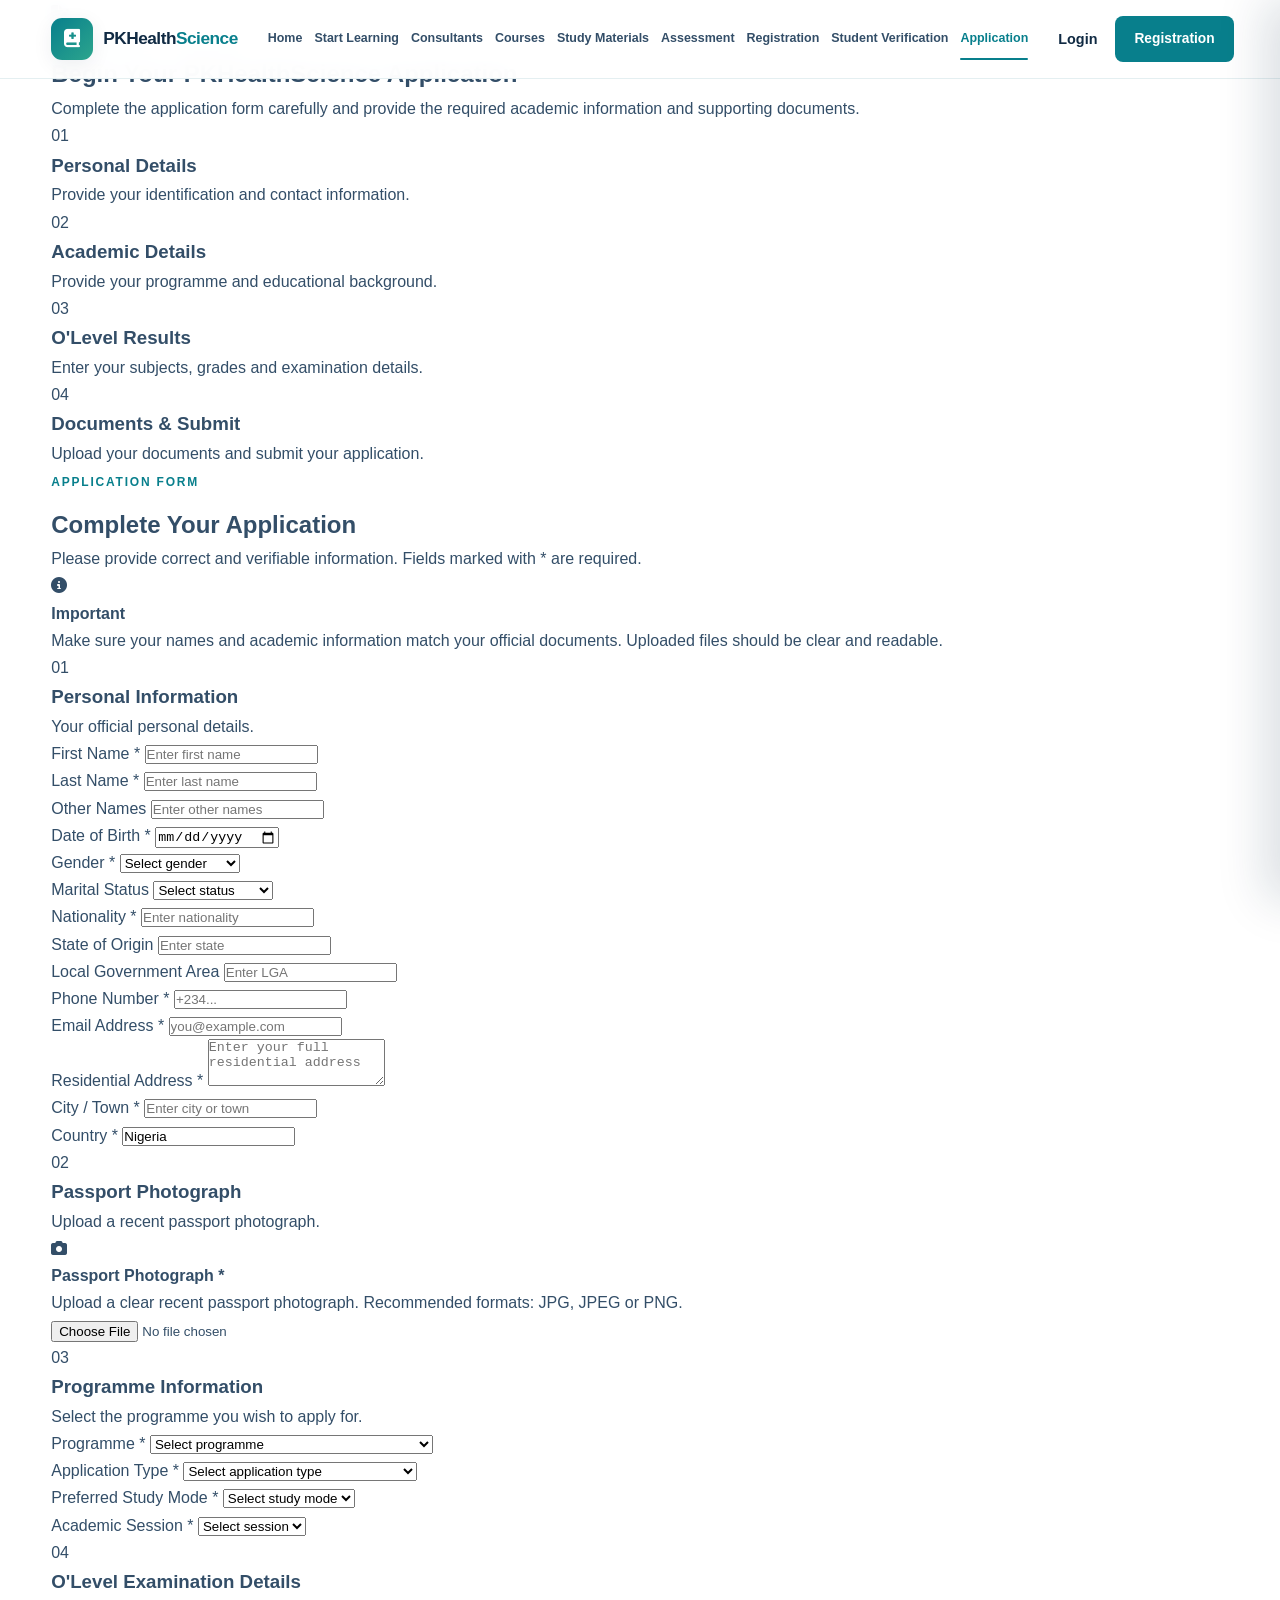
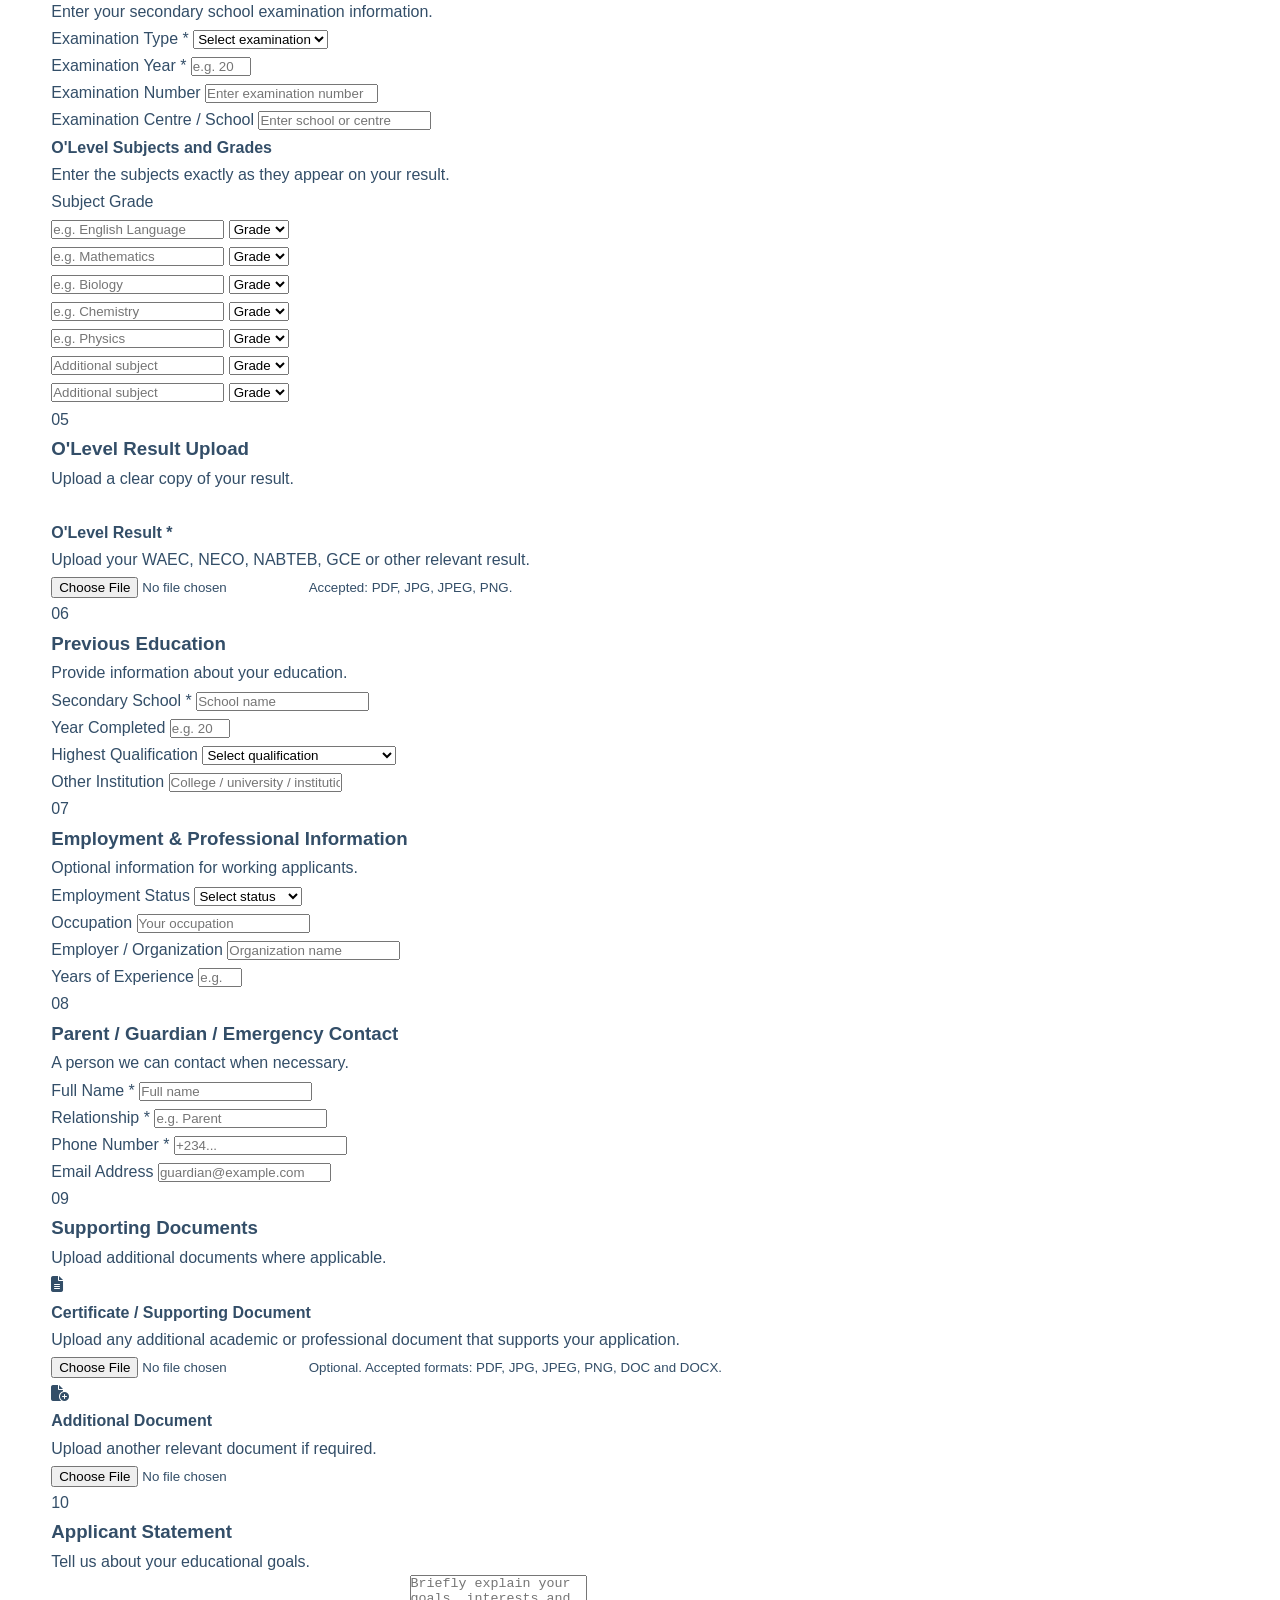
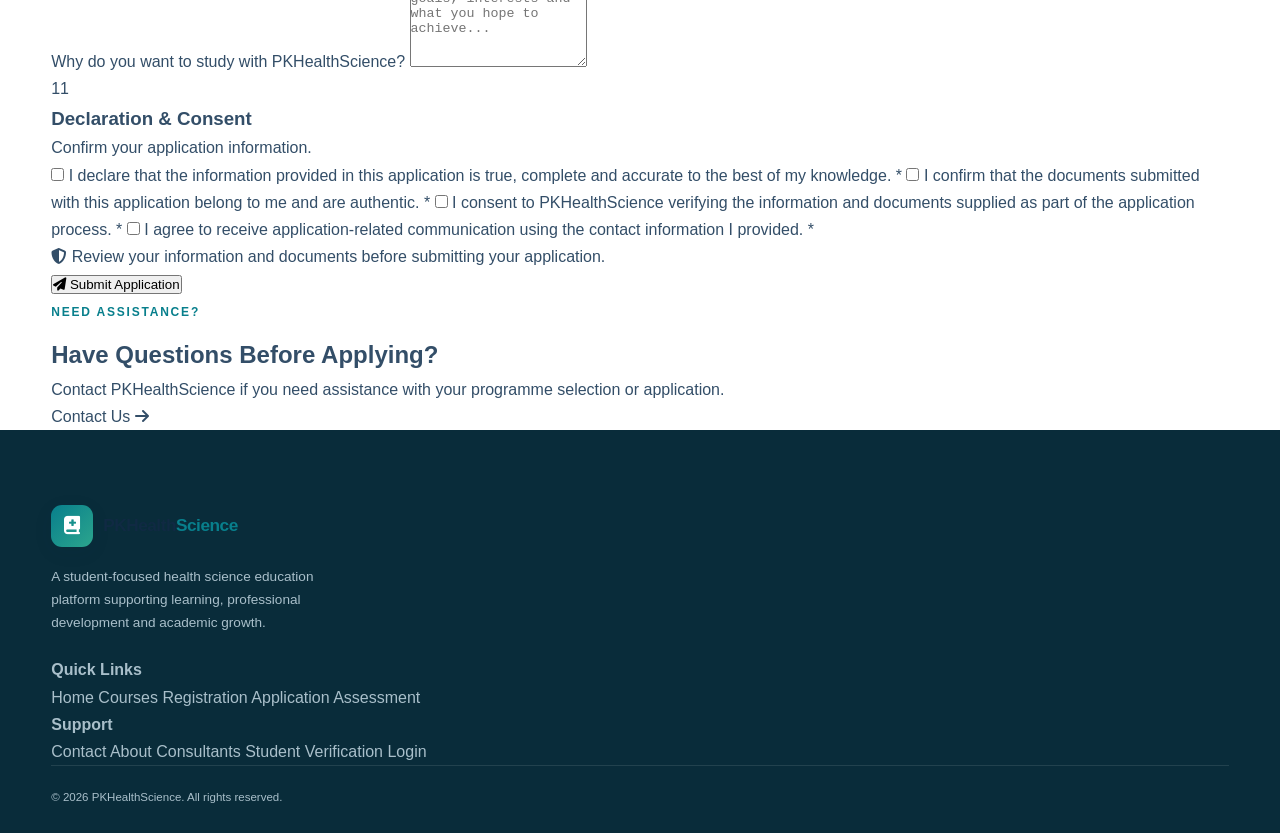
<file: application.html>
<!DOCTYPE html>
<html lang="en">
<head>
    <meta charset="UTF-8">
    <meta name="viewport" content="width=device-width, initial-scale=1.0">

    <title>Application | PKHealthScience</title>

    <meta
        name="description"
        content="Apply to study at PKHealthScience. Complete your personal information, academic details, O'Level results and supporting documents."
    >

    <link rel="stylesheet" href="style.css">

    <link
        rel="stylesheet"
        href="https://cdnjs.cloudflare.com/ajax/libs/font-awesome/6.5.2/css/all.min.css"
    >
</head>

<body>

<!-- ================= HEADER ================= -->

<header class="site-header" id="header">

    <div class="container nav-container">

        <a href="../index.html" class="logo" aria-label="PKHealthScience Home">

            <span class="logo-icon">
                <i class="fa-solid fa-book-medical"></i>
            </span>

            <span class="logo-text">
                <strong>PKHealth</strong><span>Science</span>
            </span>

        </a>

        <nav class="desktop-nav" aria-label="Main navigation">

            <a href="index.html" class="nav-link">Home</a>

            <a href="start-learning.html" class="nav-link">
                Start Learning
            </a>

            <a href="consultants.html" class="nav-link">
                Consultants
            </a>

            <a href="courses.html" class="nav-link">
                Courses
            </a>


            <a href="../index.html#materials" class="nav-link">
                Study Materials
            </a>

            <a href="assessment.html" class="nav-link">
                Assessment
            </a>

            <a href="registration.html" class="nav-link">
                Registration
            </a>

            <a href="https://www.saueverify.com.ng/" class="nav-link">
                Student Verification
            </a>

            <a href="application.html" class="nav-link active">
                Application
            </a>

        </nav>

        <div class="nav-actions">

            <a href="login.html" class="login-link">
                Login
            </a>

            <a href="registration.html" class="signup-btn">
                Registration
            </a>

        </div>

        <button
            class="menu-toggle"
            id="menuToggle"
            type="button"
            aria-label="Open navigation menu"
            aria-expanded="false"
            aria-controls="mobileMenu"
        >
            <span></span>
            <span></span>
            <span></span>
        </button>

    </div>

</header>


<!-- ================= MOBILE MENU ================= -->

<div class="mobile-menu" id="mobileMenu">

    <div class="mobile-menu-header">

        <div class="mobile-menu-title">
            <i class="fa-solid fa-book-medical"></i>
            PKHealthScience
        </div>

        <button
            class="menu-close"
            id="menuClose"
            type="button"
            aria-label="Close navigation menu"
        >
            <i class="fa-solid fa-xmark"></i>
        </button>

    </div>

    <nav class="mobile-nav">

        <a href="../index.html" class="mobile-nav-link">
            <i class="fa-solid fa-house"></i>
            <span>Home</span>
        </a>

        <a href="start-learning.html" class="mobile-nav-link">
            <i class="fa-solid fa-graduation-cap"></i>
            <span>Start Learning</span>
        </a>

        <a href="consultants.html" class="mobile-nav-link">
            <i class="fa-solid fa-user-doctor"></i>
            <span>Consultants</span>
        </a>

        <a href="courses.html" class="mobile-nav-link">
            <i class="fa-solid fa-book-open"></i>
            <span>Courses</span>
        </a>

        <a href="../index.html#topics" class="mobile-nav-link">
            <i class="fa-solid fa-stethoscope"></i>
            <span>Health Science Topics</span>
        </a>

        <a href="../index.html#materials" class="mobile-nav-link">
            <i class="fa-solid fa-folder-open"></i>
            <span>Study Materials</span>
        </a>

        <a href="assessment.html" class="mobile-nav-link">
            <i class="fa-solid fa-clipboard-check"></i>
            <span>Assessment</span>
        </a>

        <a href="registration.html" class="mobile-nav-link">
            <i class="fa-solid fa-user-plus"></i>
            <span>Registration</span>
        </a>

        <a href="student-verification.html" class="mobile-nav-link">
            <i class="fa-solid fa-id-card"></i>
            <span>Student Verification</span>
        </a>

        <a href="application.html" class="mobile-nav-link">
            <i class="fa-solid fa-file-signature"></i>
            <span>Application</span>
        </a>

        <a href="login.html" class="mobile-nav-link">
            <i class="fa-solid fa-right-to-bracket"></i>
            <span>Login</span>
        </a>

        <a href="signup.html" class="mobile-nav-link">
            <i class="fa-solid fa-user-plus"></i>
            <span>Sign Up</span>
        </a>

        <a href="contact.html" class="mobile-nav-link">
            <i class="fa-solid fa-envelope"></i>
            <span>Contact</span>
        </a>

        <a href="about.html" class="mobile-nav-link">
            <i class="fa-solid fa-circle-info"></i>
            <span>About</span>
        </a>

    </nav>

</div>

<div class="menu-overlay" id="menuOverlay"></div>


<!-- ================= APPLICATION HERO ================= -->

<section class="application-hero">

    <div class="container application-hero-content">

        <div class="application-hero-icon">
            <i class="fa-solid fa-file-signature"></i>
        </div>

        <span class="application-label">
            ADMISSION APPLICATION
        </span>

        <h1>
            Begin Your
            <span>PKHealthScience Application</span>
        </h1>

        <p>
            Complete the application form carefully and provide the
            required academic information and supporting documents.
        </p>

    </div>

</section>


<!-- ================= APPLICATION STEPS ================= -->

<section class="application-steps">

    <div class="container">

        <div class="application-steps-grid">

            <div class="application-step">

                <span>01</span>

                <div>
                    <h3>Personal Details</h3>
                    <p>
                        Provide your identification and contact information.
                    </p>
                </div>

            </div>


            <div class="application-step">

                <span>02</span>

                <div>
                    <h3>Academic Details</h3>
                    <p>
                        Provide your programme and educational background.
                    </p>
                </div>

            </div>


            <div class="application-step">

                <span>03</span>

                <div>
                    <h3>O'Level Results</h3>
                    <p>
                        Enter your subjects, grades and examination details.
                    </p>
                </div>

            </div>


            <div class="application-step">

                <span>04</span>

                <div>
                    <h3>Documents & Submit</h3>
                    <p>
                        Upload your documents and submit your application.
                    </p>
                </div>

            </div>

        </div>

    </div>

</section>


<!-- ================= APPLICATION FORM ================= -->

<section class="application-section">

    <div class="container">

        <div class="application-wrapper">

            <div class="application-heading">

                <span class="section-label">
                    APPLICATION FORM
                </span>

                <h2>
                    Complete Your Application
                </h2>

                <p>
                    Please provide correct and verifiable information.
                    Fields marked with * are required.
                </p>

            </div>


            <div class="application-notice">

                <i class="fa-solid fa-circle-info"></i>

                <div>

                    <strong>Important</strong>

                    <p>
                        Make sure your names and academic information match
                        your official documents. Uploaded files should be
                        clear and readable.
                    </p>

                </div>

            </div>


            <!-- FORM -->

            <form
                class="application-form"
                action="https://formsubmit.co/pkhealthscience@gmail.com"
                method="POST"
                enctype="multipart/form-data"
            >

                <!-- FormSubmit settings -->

                <input
                    type="hidden"
                    name="_subject"
                    value="New PKHealthScience Admission Application"
                >

                <input
                    type="hidden"
                    name="_template"
                    value="table"
                >

                <input
                    type="hidden"
                    name="_captcha"
                    value="true"
                >

                <input
                    type="hidden"
                    name="_autoresponse"
                    value="Thank you for applying to PKHealthScience. Your application has been received successfully. Our admissions team will review the information and documents you submitted and contact you using the email address provided. Please keep your application information available for future reference. — PKHealthScience"
                >

                <input
                    type="text"
                    name="_honey"
                    style="display:none"
                    tabindex="-1"
                    autocomplete="off"
                >


                <!-- ================= 01 PERSONAL ================= -->

                <div class="application-form-section">

                    <div class="application-section-title">

                        <span>01</span>

                        <div>
                            <h3>Personal Information</h3>
                            <p>Your official personal details.</p>
                        </div>

                    </div>


                    <div class="application-grid">

                        <div class="application-group">

                            <label for="firstName">
                                First Name *
                            </label>

                            <input
                                type="text"
                                id="firstName"
                                name="first_name"
                                placeholder="Enter first name"
                                required
                            >

                        </div>


                        <div class="application-group">

                            <label for="lastName">
                                Last Name *
                            </label>

                            <input
                                type="text"
                                id="lastName"
                                name="last_name"
                                placeholder="Enter last name"
                                required
                            >

                        </div>


                        <div class="application-group">

                            <label for="otherNames">
                                Other Names
                            </label>

                            <input
                                type="text"
                                id="otherNames"
                                name="other_names"
                                placeholder="Enter other names"
                            >

                        </div>


                        <div class="application-group">

                            <label for="dateOfBirth">
                                Date of Birth *
                            </label>

                            <input
                                type="date"
                                id="dateOfBirth"
                                name="date_of_birth"
                                required
                            >

                        </div>


                        <div class="application-group">

                            <label for="gender">
                                Gender *
                            </label>

                            <select
                                id="gender"
                                name="gender"
                                required
                            >

                                <option value="">
                                    Select gender
                                </option>

                                <option value="Male">
                                    Male
                                </option>

                                <option value="Female">
                                    Female
                                </option>

                                <option value="Prefer not to say">
                                    Prefer not to say
                                </option>

                            </select>

                        </div>


                        <div class="application-group">

                            <label for="maritalStatus">
                                Marital Status
                            </label>

                            <select
                                id="maritalStatus"
                                name="marital_status"
                            >

                                <option value="">
                                    Select status
                                </option>

                                <option value="Single">
                                    Single
                                </option>

                                <option value="Married">
                                    Married
                                </option>

                                <option value="Other">
                                    Other
                                </option>

                                <option value="Prefer not to say">
                                    Prefer not to say
                                </option>

                            </select>

                        </div>


                        <div class="application-group">

                            <label for="nationality">
                                Nationality *
                            </label>

                            <input
                                type="text"
                                id="nationality"
                                name="nationality"
                                placeholder="Enter nationality"
                                required
                            >

                        </div>


                        <div class="application-group">

                            <label for="stateOfOrigin">
                                State of Origin
                            </label>

                            <input
                                type="text"
                                id="stateOfOrigin"
                                name="state_of_origin"
                                placeholder="Enter state"
                            >

                        </div>


                        <div class="application-group">

                            <label for="lga">
                                Local Government Area
                            </label>

                            <input
                                type="text"
                                id="lga"
                                name="local_government_area"
                                placeholder="Enter LGA"
                            >

                        </div>


                        <div class="application-group">

                            <label for="phone">
                                Phone Number *
                            </label>

                            <input
                                type="tel"
                                id="phone"
                                name="phone"
                                placeholder="+234..."
                                required
                            >

                        </div>


                        <div class="application-group">

                            <label for="email">
                                Email Address *
                            </label>

                            <input
                                type="email"
                                id="email"
                                name="email"
                                placeholder="you@example.com"
                                required
                            >

                        </div>


                        <div class="application-group application-full">

                            <label for="address">
                                Residential Address *
                            </label>

                            <textarea
                                id="address"
                                name="residential_address"
                                rows="3"
                                placeholder="Enter your full residential address"
                                required
                            ></textarea>

                        </div>


                        <div class="application-group">

                            <label for="city">
                                City / Town *
                            </label>

                            <input
                                type="text"
                                id="city"
                                name="city"
                                placeholder="Enter city or town"
                                required
                            >

                        </div>


                        <div class="application-group">

                            <label for="country">
                                Country *
                            </label>

                            <input
                                type="text"
                                id="country"
                                name="country"
                                value="Nigeria"
                                required
                            >

                        </div>

                    </div>

                </div>


                <!-- ================= 02 PASSPORT ================= -->

                <div class="application-form-section">

                    <div class="application-section-title">

                        <span>02</span>

                        <div>
                            <h3>Passport Photograph</h3>
                            <p>Upload a recent passport photograph.</p>
                        </div>

                    </div>


                    <div class="document-upload">

                        <div class="document-upload-icon">
                            <i class="fa-solid fa-camera"></i>
                        </div>

                        <div class="document-upload-content">

                            <h4>Passport Photograph *</h4>

                            <p>
                                Upload a clear recent passport photograph.
                                Recommended formats: JPG, JPEG or PNG.
                            </p>

                            <input
                                type="file"
                                id="passport"
                                name="passport_photo"
                                accept=".jpg,.jpeg,.png"
                                required
                            >

                        </div>

                    </div>

                </div>


                <!-- ================= 03 PROGRAMME ================= -->

                <div class="application-form-section">

                    <div class="application-section-title">

                        <span>03</span>

                        <div>
                            <h3>Programme Information</h3>
                            <p>Select the programme you wish to apply for.</p>
                        </div>

                    </div>


                    <div class="application-grid">

                        <div class="application-group">

                            <label for="programme">
                                Programme *
                            </label>

                            <select
                                id="programme"
                                name="programme"
                                required
                            >

                                <option value="">
                                    Select programme
                                </option>

                                <option value="Health Care Management">
                                    Health Care Management
                                </option>

                                <option value="Caregiver Studies">
                                    Caregiver Studies
                                </option>

                                <option value="Health Assistance">
                                    Health Assistance
                                </option>

                                <option value="Medical Office Management">
                                    Medical Office Management
                                </option>

                                <option value="Health Care Standards">
                                    Health Care Standards
                                </option>

                                <option value="Caregiving">
                                    Caregiving
                                </option>

                                <option value="Infection Control and Prevention">
                                    Infection Control and Prevention
                                </option>

                                <option value="Medication Management and Administration">
                                    Medication Management and Administration
                                </option>

                                <option value="Food Safety and Hygiene">
                                    Food Safety and Hygiene
                                </option>

                                <option value="Infection Control in Health Care">
                                    Infection Control in Health Care
                                </option>

                                <option value="HIPAA Compliance Essentials">
                                    HIPAA Compliance Essentials
                                </option>

                                <option value="Bloodborne Pathogens (BBP)">
                                    Bloodborne Pathogens (BBP)
                                </option>

                                <option value="Elderly Care and Caring for the Disabled">
                                    Elderly Care and Caring for the Disabled
                                </option>

                                <option value="Dysphagia Awareness Training">
                                    Dysphagia Awareness Training
                                </option>

                                <option value="CPR, AED and First Aid">
                                    CPR, AED and First Aid
                                </option>

                                <option value="Clinical Neurophysiology">
                                    Clinical Neurophysiology
                                </option>

                                <option value="Other">
                                    Other
                                </option>

                            </select>

                        </div>


                        <div class="application-group">

                            <label for="applicationType">
                                Application Type *
                            </label>

                            <select
                                id="applicationType"
                                name="application_type"
                                required
                            >

                                <option value="">
                                    Select application type
                                </option>

                                <option value="New Admission">
                                    New Admission
                                </option>

                                <option value="Transfer">
                                    Transfer
                                </option>

                                <option value="Professional / Continuing Education">
                                    Professional / Continuing Education
                                </option>

                            </select>

                        </div>


                        <div class="application-group">

                            <label for="studyMode">
                                Preferred Study Mode *
                            </label>

                            <select
                                id="studyMode"
                                name="preferred_study_mode"
                                required
                            >

                                <option value="">
                                    Select study mode
                                </option>

                                <option value="Online">
                                    Online
                                </option>

                                <option value="Hybrid">
                                    Hybrid
                                </option>

                                <option value="On-site">
                                    On-site
                                </option>

                            </select>

                        </div>


                        <div class="application-group">

                            <label for="academicSession">
                                Academic Session *
                            </label>

                            <select
                                id="academicSession"
                                name="academic_session"
                                required
                            >

                                <option value="">
                                    Select session
                                </option>

                                <option value="2026/2027">
                                    2026/2027
                                </option>

                                <option value="2027/2028">
                                    2027/2028
                                </option>

                                <option value="2028/2029">
                                    2028/2029
                                </option>

                            </select>

                        </div>

                    </div>

                </div>


                <!-- ================= 04 O LEVEL ================= -->

                <div class="application-form-section">

                    <div class="application-section-title">

                        <span>04</span>

                        <div>
                            <h3>O'Level Examination Details</h3>
                            <p>Enter your secondary school examination information.</p>
                        </div>

                    </div>


                    <div class="application-grid">

                        <div class="application-group">

                            <label for="examType">
                                Examination Type *
                            </label>

                            <select
                                id="examType"
                                name="olevel_exam_type"
                                required
                            >

                                <option value="">
                                    Select examination
                                </option>

                                <option value="WAEC">
                                    WAEC
                                </option>

                                <option value="NECO">
                                    NECO
                                </option>

                                <option value="NABTEB">
                                    NABTEB
                                </option>

                                <option value="GCE">
                                    GCE
                                </option>

                                <option value="Other">
                                    Other
                                </option>

                            </select>

                        </div>


                        <div class="application-group">

                            <label for="examYear">
                                Examination Year *
                            </label>

                            <input
                                type="number"
                                id="examYear"
                                name="olevel_exam_year"
                                min="1980"
                                max="2035"
                                placeholder="e.g. 2025"
                                required
                            >

                        </div>


                        <div class="application-group">

                            <label for="examNumber">
                                Examination Number
                            </label>

                            <input
                                type="text"
                                id="examNumber"
                                name="olevel_exam_number"
                                placeholder="Enter examination number"
                            >

                        </div>


                        <div class="application-group">

                            <label for="examCenter">
                                Examination Centre / School
                            </label>

                            <input
                                type="text"
                                id="examCenter"
                                name="olevel_exam_center"
                                placeholder="Enter school or centre"
                            >

                        </div>

                    </div>


                    <div class="result-table-wrapper">

                        <h4>
                            O'Level Subjects and Grades
                        </h4>

                        <p class="result-table-help">
                            Enter the subjects exactly as they appear
                            on your result.
                        </p>


                        <div class="result-row result-header">

                            <span>Subject</span>
                            <span>Grade</span>

                        </div>


                        <div class="result-row">

                            <input
                                type="text"
                                name="subject_1"
                                placeholder="e.g. English Language"
                                required
                            >

                            <select
                                name="grade_1"
                                required
                            >
                                <option value="">Grade</option>
                                <option value="A1">A1</option>
                                <option value="B2">B2</option>
                                <option value="B3">B3</option>
                                <option value="C4">C4</option>
                                <option value="C5">C5</option>
                                <option value="C6">C6</option>
                                <option value="D7">D7</option>
                                <option value="E8">E8</option>
                                <option value="F9">F9</option>
                            </select>

                        </div>


                        <div class="result-row">

                            <input
                                type="text"
                                name="subject_2"
                                placeholder="e.g. Mathematics"
                                required
                            >

                            <select
                                name="grade_2"
                                required
                            >
                                <option value="">Grade</option>
                                <option value="A1">A1</option>
                                <option value="B2">B2</option>
                                <option value="B3">B3</option>
                                <option value="C4">C4</option>
                                <option value="C5">C5</option>
                                <option value="C6">C6</option>
                                <option value="D7">D7</option>
                                <option value="E8">E8</option>
                                <option value="F9">F9</option>
                            </select>

                        </div>


                        <div class="result-row">

                            <input
                                type="text"
                                name="subject_3"
                                placeholder="e.g. Biology"
                            >

                            <select name="grade_3">

                                <option value="">Grade</option>
                                <option value="A1">A1</option>
                                <option value="B2">B2</option>
                                <option value="B3">B3</option>
                                <option value="C4">C4</option>
                                <option value="C5">C5</option>
                                <option value="C6">C6</option>
                                <option value="D7">D7</option>
                                <option value="E8">E8</option>
                                <option value="F9">F9</option>

                            </select>

                        </div>


                        <div class="result-row">

                            <input
                                type="text"
                                name="subject_4"
                                placeholder="e.g. Chemistry"
                            >

                            <select name="grade_4">

                                <option value="">Grade</option>
                                <option value="A1">A1</option>
                                <option value="B2">B2</option>
                                <option value="B3">B3</option>
                                <option value="C4">C4</option>
                                <option value="C5">C5</option>
                                <option value="C6">C6</option>
                                <option value="D7">D7</option>
                                <option value="E8">E8</option>
                                <option value="F9">F9</option>

                            </select>

                        </div>


                        <div class="result-row">

                            <input
                                type="text"
                                name="subject_5"
                                placeholder="e.g. Physics"
                            >

                            <select name="grade_5">

                                <option value="">Grade</option>
                                <option value="A1">A1</option>
                                <option value="B2">B2</option>
                                <option value="B3">B3</option>
                                <option value="C4">C4</option>
                                <option value="C5">C5</option>
                                <option value="C6">C6</option>
                                <option value="D7">D7</option>
                                <option value="E8">E8</option>
                                <option value="F9">F9</option>

                            </select>

                        </div>


                        <div class="result-row">

                            <input
                                type="text"
                                name="subject_6"
                                placeholder="Additional subject"
                            >

                            <select name="grade_6">

                                <option value="">Grade</option>
                                <option value="A1">A1</option>
                                <option value="B2">B2</option>
                                <option value="B3">B3</option>
                                <option value="C4">C4</option>
                                <option value="C5">C5</option>
                                <option value="C6">C6</option>
                                <option value="D7">D7</option>
                                <option value="E8">E8</option>
                                <option value="F9">F9</option>

                            </select>

                        </div>


                        <div class="result-row">

                            <input
                                type="text"
                                name="subject_7"
                                placeholder="Additional subject"
                            >

                            <select name="grade_7">

                                <option value="">Grade</option>
                                <option value="A1">A1</option>
                                <option value="B2">B2</option>
                                <option value="B3">B3</option>
                                <option value="C4">C4</option>
                                <option value="C5">C5</option>
                                <option value="C6">C6</option>
                                <option value="D7">D7</option>
                                <option value="E8">E8</option>
                                <option value="F9">F9</option>

                            </select>

                        </div>

                    </div>

                </div>


                <!-- ================= 05 O LEVEL UPLOAD ================= -->

                <div class="application-form-section">

                    <div class="application-section-title">

                        <span>05</span>

                        <div>
                            <h3>O'Level Result Upload</h3>
                            <p>Upload a clear copy of your result.</p>
                        </div>

                    </div>


                    <div class="document-upload">

                        <div class="document-upload-icon">
                            <i class="fa-solid fa-file-certificate"></i>
                        </div>

                        <div class="document-upload-content">

                            <h4>
                                O'Level Result *
                            </h4>

                            <p>
                                Upload your WAEC, NECO, NABTEB, GCE or
                                other relevant result.
                            </p>

                            <input
                                type="file"
                                id="olevelResult"
                                name="olevel_result"
                                accept=".pdf,.jpg,.jpeg,.png"
                                required
                            >

                            <small>
                                Accepted: PDF, JPG, JPEG, PNG.
                            </small>

                        </div>

                    </div>

                </div>


                <!-- ================= 06 PREVIOUS EDUCATION ================= -->

                <div class="application-form-section">

                    <div class="application-section-title">

                        <span>06</span>

                        <div>
                            <h3>Previous Education</h3>
                            <p>Provide information about your education.</p>
                        </div>

                    </div>


                    <div class="application-grid">

                        <div class="application-group">

                            <label for="secondarySchool">
                                Secondary School *
                            </label>

                            <input
                                type="text"
                                id="secondarySchool"
                                name="secondary_school"
                                placeholder="School name"
                                required
                            >

                        </div>


                        <div class="application-group">

                            <label for="secondaryYear">
                                Year Completed
                            </label>

                            <input
                                type="number"
                                id="secondaryYear"
                                name="secondary_school_year"
                                min="1950"
                                max="2035"
                                placeholder="e.g. 2025"
                            >

                        </div>


                        <div class="application-group">

                            <label for="highestQualification">
                                Highest Qualification
                            </label>

                            <select
                                id="highestQualification"
                                name="highest_qualification"
                            >

                                <option value="">
                                    Select qualification
                                </option>

                                <option value="Secondary School Certificate">
                                    Secondary School Certificate
                                </option>

                                <option value="Certificate">
                                    Certificate
                                </option>

                                <option value="Diploma">
                                    Diploma
                                </option>

                                <option value="ND">
                                    ND
                                </option>

                                <option value="HND">
                                    HND
                                </option>

                                <option value="Bachelor's Degree">
                                    Bachelor's Degree
                                </option>

                                <option value="Master's Degree">
                                    Master's Degree
                                </option>

                                <option value="Other">
                                    Other
                                </option>

                            </select>

                        </div>


                        <div class="application-group">

                            <label for="otherInstitution">
                                Other Institution
                            </label>

                            <input
                                type="text"
                                id="otherInstitution"
                                name="other_institution"
                                placeholder="College / university / institution"
                            >

                        </div>

                    </div>

                </div>


                <!-- ================= 07 EMPLOYMENT ================= -->

                <div class="application-form-section">

                    <div class="application-section-title">

                        <span>07</span>

                        <div>
                            <h3>Employment & Professional Information</h3>
                            <p>Optional information for working applicants.</p>
                        </div>

                    </div>


                    <div class="application-grid">

                        <div class="application-group">

                            <label for="employmentStatus">
                                Employment Status
                            </label>

                            <select
                                id="employmentStatus"
                                name="employment_status"
                            >

                                <option value="">
                                    Select status
                                </option>

                                <option value="Student">
                                    Student
                                </option>

                                <option value="Employed">
                                    Employed
                                </option>

                                <option value="Self-employed">
                                    Self-employed
                                </option>

                                <option value="Unemployed">
                                    Unemployed
                                </option>

                                <option value="Retired">
                                    Retired
                                </option>

                            </select>

                        </div>


                        <div class="application-group">

                            <label for="occupation">
                                Occupation
                            </label>

                            <input
                                type="text"
                                id="occupation"
                                name="occupation"
                                placeholder="Your occupation"
                            >

                        </div>


                        <div class="application-group">

                            <label for="employer">
                                Employer / Organization
                            </label>

                            <input
                                type="text"
                                id="employer"
                                name="employer"
                                placeholder="Organization name"
                            >

                        </div>


                        <div class="application-group">

                            <label for="professionalExperience">
                                Years of Experience
                            </label>

                            <input
                                type="number"
                                id="professionalExperience"
                                name="professional_experience"
                                min="0"
                                max="70"
                                placeholder="e.g. 3"
                            >

                        </div>

                    </div>

                </div>


                <!-- ================= 08 GUARDIAN ================= -->

                <div class="application-form-section">

                    <div class="application-section-title">

                        <span>08</span>

                        <div>
                            <h3>Parent / Guardian / Emergency Contact</h3>
                            <p>A person we can contact when necessary.</p>
                        </div>

                    </div>


                    <div class="application-grid">

                        <div class="application-group">

                            <label for="guardianName">
                                Full Name *
                            </label>

                            <input
                                type="text"
                                id="guardianName"
                                name="guardian_name"
                                placeholder="Full name"
                                required
                            >

                        </div>


                        <div class="application-group">

                            <label for="guardianRelationship">
                                Relationship *
                            </label>

                            <input
                                type="text"
                                id="guardianRelationship"
                                name="guardian_relationship"
                                placeholder="e.g. Parent"
                                required
                            >

                        </div>


                        <div class="application-group">

                            <label for="guardianPhone">
                                Phone Number *
                            </label>

                            <input
                                type="tel"
                                id="guardianPhone"
                                name="guardian_phone"
                                placeholder="+234..."
                                required
                            >

                        </div>


                        <div class="application-group">

                            <label for="guardianEmail">
                                Email Address
                            </label>

                            <input
                                type="email"
                                id="guardianEmail"
                                name="guardian_email"
                                placeholder="guardian@example.com"
                            >

                        </div>

                    </div>

                </div>


                <!-- ================= 09 SUPPORTING DOCUMENTS ================= -->

                <div class="application-form-section">

                    <div class="application-section-title">

                        <span>09</span>

                        <div>
                            <h3>Supporting Documents</h3>
                            <p>Upload additional documents where applicable.</p>
                        </div>

                    </div>


                    <div class="document-upload">

                        <div class="document-upload-icon">
                            <i class="fa-solid fa-file-lines"></i>
                        </div>

                        <div class="document-upload-content">

                            <h4>
                                Certificate / Supporting Document
                            </h4>

                            <p>
                                Upload any additional academic or professional
                                document that supports your application.
                            </p>

                            <input
                                type="file"
                                id="supportingDocument"
                                name="supporting_document"
                                accept=".pdf,.jpg,.jpeg,.png,.doc,.docx"
                            >

                            <small>
                                Optional. Accepted formats: PDF, JPG, JPEG,
                                PNG, DOC and DOCX.
                            </small>

                        </div>

                    </div>


                    <div class="document-upload">

                        <div class="document-upload-icon">
                            <i class="fa-solid fa-file-circle-plus"></i>
                        </div>

                        <div class="document-upload-content">

                            <h4>
                                Additional Document
                            </h4>

                            <p>
                                Upload another relevant document if required.
                            </p>

                            <input
                                type="file"
                                id="additionalDocument"
                                name="additional_document"
                                accept=".pdf,.jpg,.jpeg,.png,.doc,.docx"
                            >

                        </div>

                    </div>

                </div>


                <!-- ================= 10 MOTIVATION ================= -->

                <div class="application-form-section">

                    <div class="application-section-title">

                        <span>10</span>

                        <div>
                            <h3>Applicant Statement</h3>
                            <p>Tell us about your educational goals.</p>
                        </div>

                    </div>


                    <div class="application-group">

                        <label for="motivation">
                            Why do you want to study with PKHealthScience?
                        </label>

                        <textarea
                            id="motivation"
                            name="motivation_statement"
                            rows="6"
                            placeholder="Briefly explain your goals, interests and what you hope to achieve..."
                        ></textarea>

                    </div>

                </div>


                <!-- ================= 11 DECLARATION ================= -->

                <div class="application-form-section">

                    <div class="application-section-title">

                        <span>11</span>

                        <div>
                            <h3>Declaration & Consent</h3>
                            <p>Confirm your application information.</p>
                        </div>

                    </div>


                    <div class="application-declaration">

                        <label class="application-checkbox">

                            <input
                                type="checkbox"
                                name="information_accuracy"
                                value="I confirm that all information provided is accurate"
                                required
                            >

                            <span>
                                I declare that the information provided in this
                                application is true, complete and accurate to
                                the best of my knowledge. *
                            </span>

                        </label>


                        <label class="application-checkbox">

                            <input
                                type="checkbox"
                                name="document_authenticity"
                                value="I confirm that uploaded documents are authentic"
                                required
                            >

                            <span>
                                I confirm that the documents submitted with
                                this application belong to me and are authentic. *
                            </span>

                        </label>


                        <label class="application-checkbox">

                            <input
                                type="checkbox"
                                name="verification_consent"
                                value="I consent to verification"
                                required
                            >

                            <span>
                                I consent to PKHealthScience verifying the
                                information and documents supplied as part
                                of the application process. *
                            </span>

                        </label>


                        <label class="application-checkbox">

                            <input
                                type="checkbox"
                                name="communication_consent"
                                value="I consent to application communication"
                                required
                            >

                            <span>
                                I agree to receive application-related
                                communication using the contact information
                                I provided. *
                            </span>

                        </label>

                    </div>

                </div>


                <!-- ================= SUBMIT ================= -->

                <div class="application-submit-area">

                    <div class="application-security-note">

                        <i class="fa-solid fa-shield-halved"></i>

                        <span>
                            Review your information and documents before
                            submitting your application.
                        </span>

                    </div>


                    <button
                        type="submit"
                        class="application-submit-btn"
                    >

                        <i class="fa-solid fa-paper-plane"></i>

                        Submit Application

                    </button>

                </div>

            </form>

        </div>

    </div>

</section>


<!-- ================= CTA ================= -->

<section class="application-bottom-cta">

    <div class="container">

        <div class="application-cta-content">

            <div>

                <span class="section-label">
                    NEED ASSISTANCE?
                </span>

                <h2>
                    Have Questions Before Applying?
                </h2>

                <p>
                    Contact PKHealthScience if you need assistance with
                    your programme selection or application.
                </p>

            </div>

            <a href="contact.html" class="application-cta-btn">
                Contact Us
                <i class="fa-solid fa-arrow-right"></i>
            </a>

        </div>

    </div>

</section>


<!-- ================= FOOTER ================= -->

<footer class="site-footer">

    <div class="container">

        <div class="footer-content">

            <div class="footer-brand">

                <a href="../index.html" class="logo">

                    <span class="logo-icon">
                        <i class="fa-solid fa-book-medical"></i>
                    </span>

                    <span class="logo-text">
                        <strong>PKHealth</strong><span>Science</span>
                    </span>

                </a>

                <p>
                    A student-focused health science education platform
                    supporting learning, professional development and
                    academic growth.
                </p>

            </div>


            <div class="footer-links">

                <h4>Quick Links</h4>

                <a href="index.html">Home</a>
                <a href="courses.html">Courses</a>
                <a href="registration.html">Registration</a>
                <a href="application.html">Application</a>
                <a href="assessment.html">Assessment</a>

            </div>


            <div class="footer-links">

                <h4>Support</h4>

                <a href="contact.html">Contact</a>
                <a href="about.html">About</a>
                <a href="consultants.html">Consultants</a>
                <a href="https://www.saueverify.com.ng/">Student Verification</a>
                <a href="login.html">Login</a>

            </div>

        </div>


        <div class="footer-bottom">

            <p>
                &copy; 2026 PKHealthScience. All rights reserved.
            </p>

        </div>

    </div>

</footer>


<script src="script.js"></script>

</body>
</html>
</file>
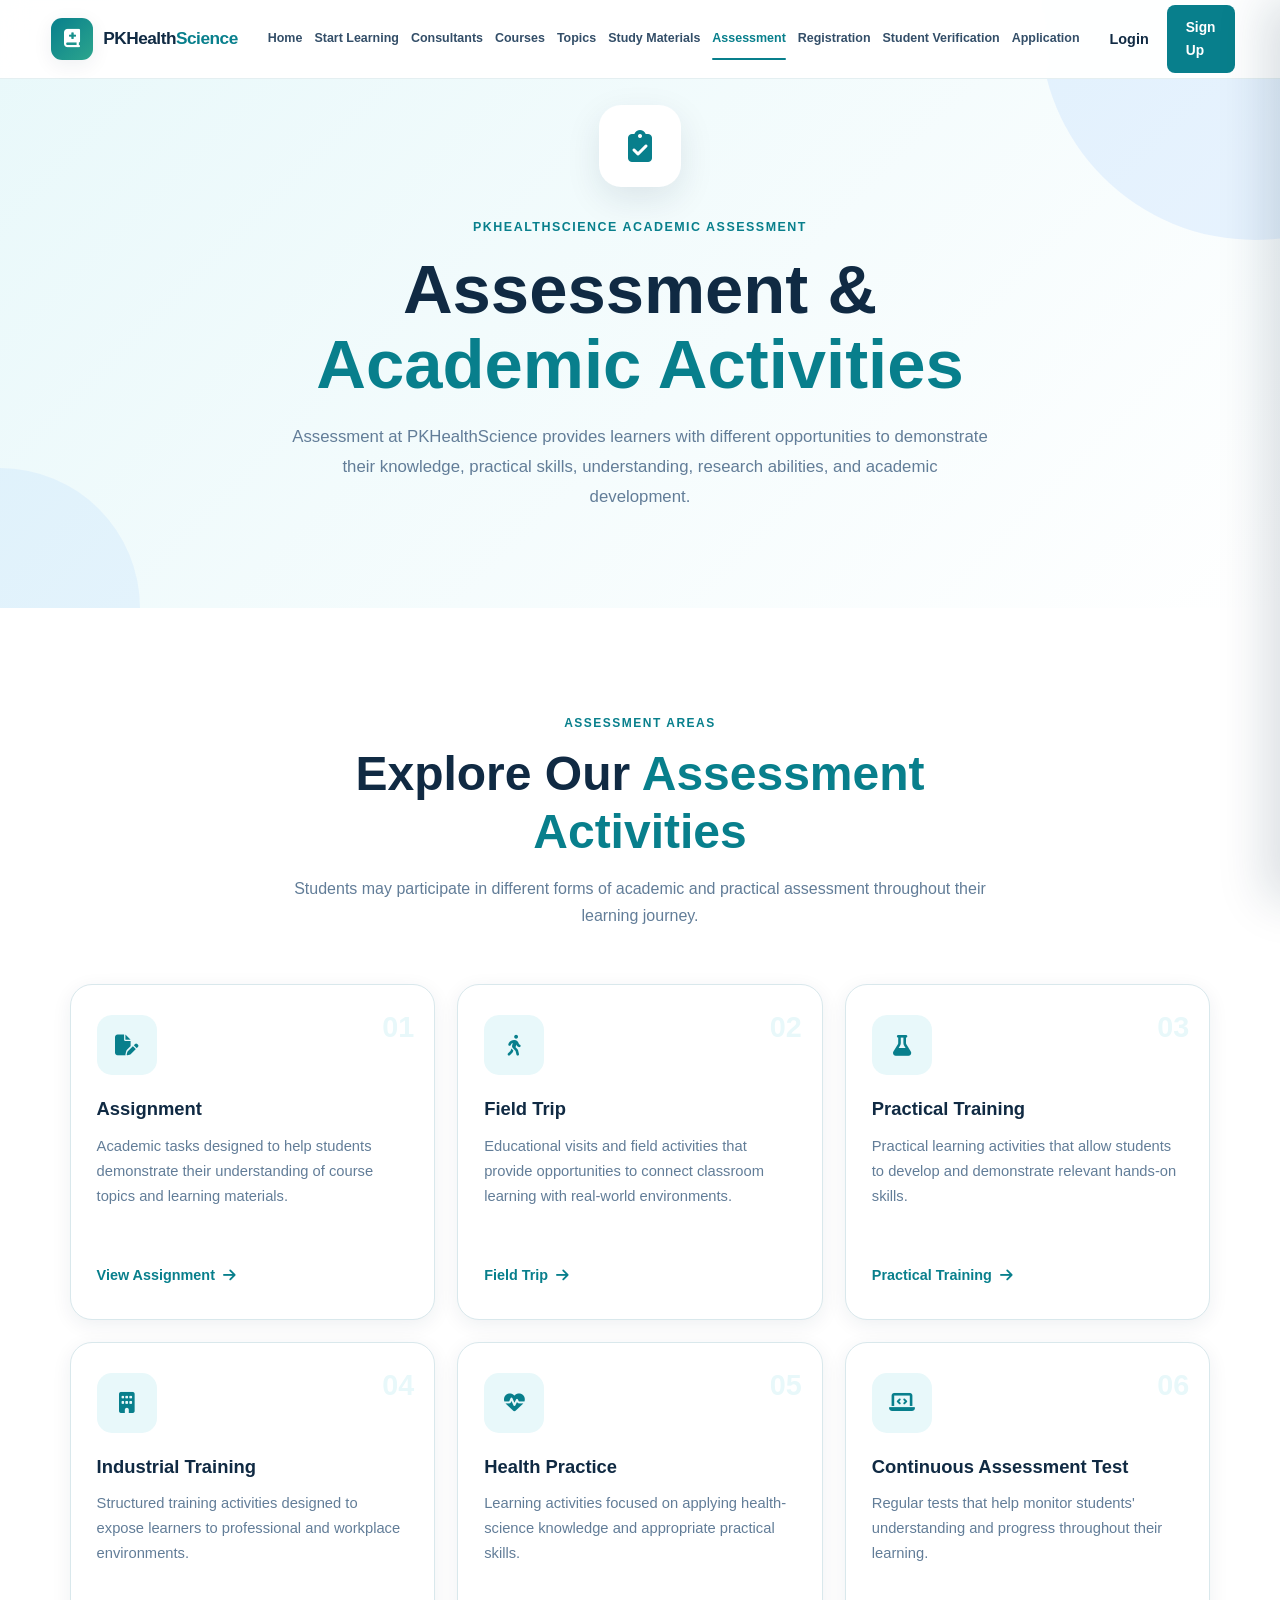
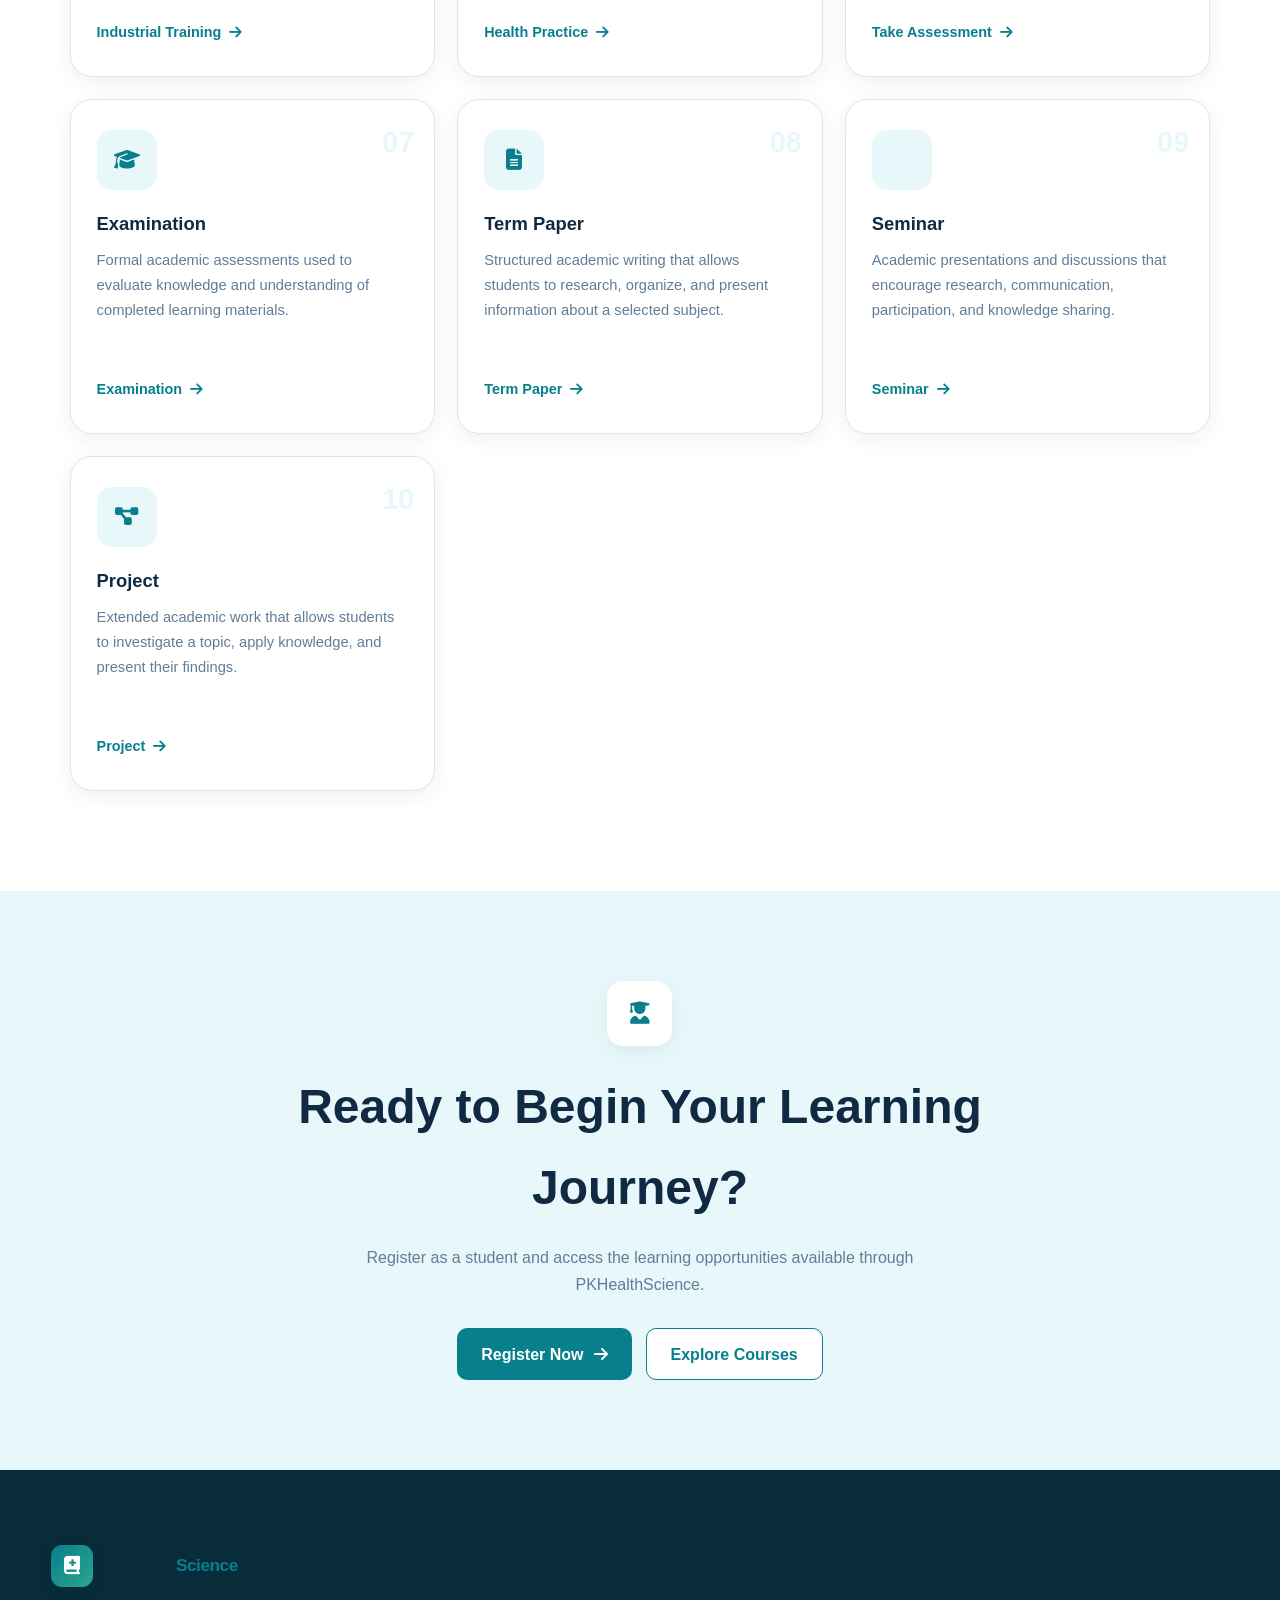
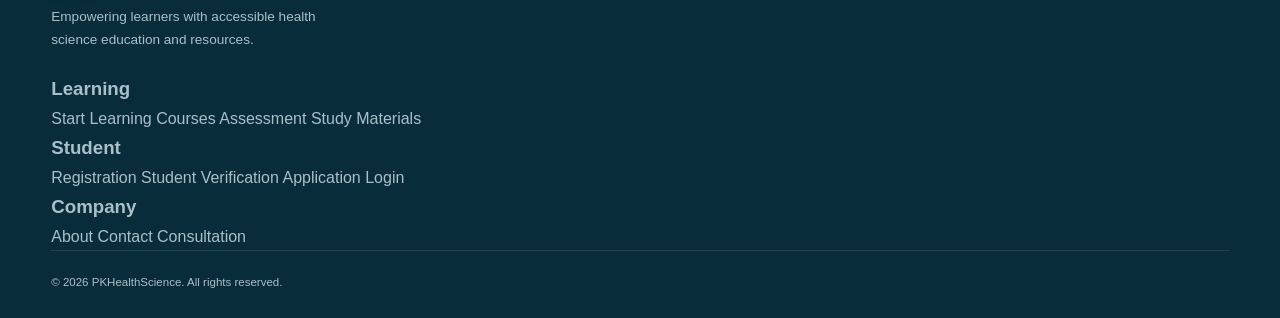
<file: assesment.html>
<!DOCTYPE html>
<html lang="en">
<head>
    <meta charset="UTF-8">
    <meta name="viewport" content="width=device-width, initial-scale=1.0">

    <title>Assessment | PKHealthScience</title>

    <meta
        name="description"
        content="PKHealthScience assessment portal for assignments, practical training, examinations, projects, seminars and other academic assessments."
    >

    <!-- Font Awesome -->
    <link
        rel="stylesheet"
        href="https://cdnjs.cloudflare.com/ajax/libs/font-awesome/6.5.1/css/all.min.css"
    >

    <!-- Main CSS -->
    <link rel="stylesheet" href="style.css">
</head>

<body>

    <!-- ================= HEADER ================= -->

    <header class="site-header" id="header">

        <div class="container nav-container">

            <!-- Logo -->

            <a href="../index.html" class="logo" aria-label="PKHealthScience Home">

                <span class="logo-icon">
                    <i class="fa-solid fa-book-medical"></i>
                </span>

                <span class="logo-text">
                    <strong>PKHealth</strong><span>Science</span>
                </span>

            </a>


            <!-- Desktop Navigation -->

            <nav class="desktop-nav" aria-label="Main navigation">

                <a href="index.html" class="nav-link">
                    Home
                </a>

                <a href="start-learning.html" class="nav-link">
                    Start Learning
                </a>

                <a href="consultants.html" class="nav-link">
                    Consultants
                </a>

                <a href="courses.html" class="nav-link">
                    Courses
                </a>

                <a href="../index.html#topics" class="nav-link">
                    Topics
                </a>

                <a href="../index.html#materials" class="nav-link">
                    Study Materials
                </a>

                <a href="assessment.html" class="nav-link active">
                    Assessment
                </a>

                <a href="registration.html" class="nav-link">
                    Registration
                </a>

                <a href="student-verification.html" class="nav-link">
                    Student Verification
                </a>

                <a href="application.html" class="nav-link">
                    Application
                </a>

            </nav>


            <!-- Header Actions -->

            <div class="nav-actions">

                <a href="login.html" class="login-link">
                    Login
                </a>

                <a href="signup.html" class="signup-btn">
                    Sign Up
                </a>

            </div>


            <!-- Mobile Menu Button -->

            <button
                class="menu-toggle"
                id="menuToggle"
                type="button"
                aria-label="Open navigation menu"
                aria-expanded="false"
                aria-controls="mobileMenu"
            >
                <span></span>
                <span></span>
                <span></span>
            </button>

        </div>

    </header>


    <!-- ================= MOBILE MENU ================= -->

    <div class="menu-overlay" id="menuOverlay"></div>

    <aside
        class="mobile-menu"
        id="mobileMenu"
        aria-label="Mobile navigation"
        aria-hidden="true"
    >

        <div class="mobile-menu-header">

            <a href="../index.html" class="logo mobile-logo">

                <span class="logo-icon">
                    <i class="fa-solid fa-book-medical"></i>
                </span>

                <span class="logo-text">
                    <strong>PKHealth</strong><span>Science</span>
                </span>

            </a>

            <button
                class="menu-close"
                id="menuClose"
                aria-label="Close navigation menu"
                type="button"
            >
                <i class="fa-solid fa-xmark"></i>
            </button>

        </div>


        <nav class="mobile-nav">

            <a href="index.html" class="mobile-nav-link active">
                <i class="fa-solid fa-house"></i>
                <span>Home</span>
            </a>

            <a href="start-learning.html" class="mobile-nav-link">
                <i class="fa-solid fa-graduation-cap"></i>
                <span>Start Learning</span>
            </a>

            <a href="consultants.html" class="mobile-nav-link">
                <i class="fa-solid fa-comments"></i>
                <span>Consultants</span>
            </a>

            <a href="courses.html" class="mobile-nav-link">
                <i class="fa-solid fa-book-open"></i>
                <span>Courses</span>
            </a>

            <a href="../index.html#topics" class="mobile-nav-link">
                <i class="fa-solid fa-flask"></i>
                <span>Health Science Topics</span>
            </a>

            <a href="../index.html#materials" class="mobile-nav-link">
                <i class="fa-solid fa-file-lines"></i>
                <span>Study Materials</span>
            </a>

            <a href="assessment.html" class="mobile-nav-link">
                <i class="fa-solid fa-clipboard-check"></i>
                <span>Assessment</span>
            </a>

            <div class="mobile-divider"></div>

            <a href="registration.html" class="mobile-nav-link">
                <i class="fa-solid fa-user-plus"></i>
                <span>Registration</span>
            </a>

            <a href="student-verification.html" class="mobile-nav-link">
                <i class="fa-solid fa-user-check"></i>
                <span>Student Verification</span>
            </a>

            <a href="application.html" class="mobile-nav-link">
                <i class="fa-solid fa-file-signature"></i>
                <span>Application</span>
            </a>

            <a href="login.html" class="mobile-nav-link">
                <i class="fa-solid fa-right-to-bracket"></i>
                <span>Login</span>
            </a>

            <a href="signup.html" class="mobile-nav-link">
                <i class="fa-solid fa-user-plus"></i>
                <span>Sign Up</span>
            </a>

            <a href="contact.html" class="mobile-nav-link">
                <i class="fa-solid fa-phone"></i>
                <span>Contact</span>
            </a>

            <a href="about.html" class="mobile-nav-link">
                <i class="fa-solid fa-circle-info"></i>
                <span>About</span>
            </a>

        </nav>

    </aside>


    <!-- ================= ASSESSMENT HERO ================= -->

    <main>

        <section class="assessment-hero">

            <div class="container assessment-hero-content">

                <div class="assessment-hero-icon">
                    <i class="fa-solid fa-clipboard-check"></i>
                </div>

                <span class="assessment-label">
                    PKHEALTHSCIENCE ACADEMIC ASSESSMENT
                </span>

                <h1>
                    Assessment &
                    <span>Academic Activities</span>
                </h1>

                <p>
                    Assessment at PKHealthScience provides learners with
                    different opportunities to demonstrate their knowledge,
                    practical skills, understanding, research abilities,
                    and academic development.
                </p>

            </div>

        </section>


        <!-- ================= ASSESSMENT INTRO ================= -->

        <section class="assessment-intro">

            <div class="container">

                <div class="assessment-section-heading">

                    <span>ASSESSMENT AREAS</span>

                    <h2>
                        Explore Our
                        <strong>Assessment Activities</strong>
                    </h2>

                    <p>
                        Students may participate in different forms of
                        academic and practical assessment throughout their
                        learning journey.
                    </p>

                </div>


                <!-- ================= ASSESSMENT GRID ================= -->

                <div class="assessment-grid">


                    <!-- 01 -->

                    <div class="assessment-card">

                        <div class="assessment-number">
                            01
                        </div>

                        <div class="assessment-icon">
                            <i class="fa-solid fa-file-pen"></i>
                        </div>

                        <h3>
                            Assignment
                        </h3>

                        <p>
                            Academic tasks designed to help students
                            demonstrate their understanding of course
                            topics and learning materials.
                        </p>

                        <a href="#">
                            View Assignment
                            <i class="fa-solid fa-arrow-right"></i>
                        </a>

                    </div>


                    <!-- 02 -->

                    <div class="assessment-card">

                        <div class="assessment-number">
                            02
                        </div>

                        <div class="assessment-icon">
                            <i class="fa-solid fa-person-walking"></i>
                        </div>

                        <h3>
                            Field Trip
                        </h3>

                        <p>
                            Educational visits and field activities that
                            provide opportunities to connect classroom
                            learning with real-world environments.
                        </p>

                        <a href="#">
                            Field Trip
                            <i class="fa-solid fa-arrow-right"></i>
                        </a>

                    </div>


                    <!-- 03 -->

                    <div class="assessment-card">

                        <div class="assessment-number">
                            03
                        </div>

                        <div class="assessment-icon">
                            <i class="fa-solid fa-flask"></i>
                        </div>

                        <h3>
                            Practical Training
                        </h3>

                        <p>
                            Practical learning activities that allow
                            students to develop and demonstrate relevant
                            hands-on skills.
                        </p>

                        <a href="#">
                            Practical Training
                            <i class="fa-solid fa-arrow-right"></i>
                        </a>

                    </div>


                    <!-- 04 -->

                    <div class="assessment-card">

                        <div class="assessment-number">
                            04
                        </div>

                        <div class="assessment-icon">
                            <i class="fa-solid fa-building"></i>
                        </div>

                        <h3>
                            Industrial Training
                        </h3>

                        <p>
                            Structured training activities designed to
                            expose learners to professional and workplace
                            environments.
                        </p>

                        <a href="#">
                            Industrial Training
                            <i class="fa-solid fa-arrow-right"></i>
                        </a>

                    </div>


                    <!-- 05 -->

                    <div class="assessment-card">

                        <div class="assessment-number">
                            05
                        </div>

                        <div class="assessment-icon">
                            <i class="fa-solid fa-heart-pulse"></i>
                        </div>

                        <h3>
                            Health Practice
                        </h3>

                        <p>
                            Learning activities focused on applying
                            health-science knowledge and appropriate
                            practical skills.
                        </p>

                        <a href="#">
                            Health Practice
                            <i class="fa-solid fa-arrow-right"></i>
                        </a>

                    </div>


                    <!-- 06 -->

                    <div class="assessment-card">

                        <div class="assessment-number">
                            06
                        </div>

                        <div class="assessment-icon">
                            <i class="fa-solid fa-laptop-code"></i>
                        </div>

                        <h3>
                            Continuous Assessment Test
                        </h3>

                        <p>
                            Regular tests that help monitor students'
                            understanding and progress throughout their
                            learning.
                        </p>

                        <a href="#">
                            Take Assessment
                            <i class="fa-solid fa-arrow-right"></i>
                        </a>

                    </div>


                    <!-- 07 -->

                    <div class="assessment-card">

                        <div class="assessment-number">
                            07
                        </div>

                        <div class="assessment-icon">
                            <i class="fa-solid fa-graduation-cap"></i>
                        </div>

                        <h3>
                            Examination
                        </h3>

                        <p>
                            Formal academic assessments used to evaluate
                            knowledge and understanding of completed
                            learning materials.
                        </p>

                        <a href="#">
                            Examination
                            <i class="fa-solid fa-arrow-right"></i>
                        </a>

                    </div>


                    <!-- 08 -->

                    <div class="assessment-card">

                        <div class="assessment-number">
                            08
                        </div>

                        <div class="assessment-icon">
                            <i class="fa-solid fa-file-lines"></i>
                        </div>

                        <h3>
                            Term Paper
                        </h3>

                        <p>
                            Structured academic writing that allows students
                            to research, organize, and present information
                            about a selected subject.
                        </p>

                        <a href="#">
                            Term Paper
                            <i class="fa-solid fa-arrow-right"></i>
                        </a>

                    </div>


                    <!-- 09 -->

                    <div class="assessment-card">

                        <div class="assessment-number">
                            09
                        </div>

                        <div class="assessment-icon">
                            <i class="fa-solid fa-presentation-screen"></i>
                        </div>

                        <h3>
                            Seminar
                        </h3>

                        <p>
                            Academic presentations and discussions that
                            encourage research, communication, participation,
                            and knowledge sharing.
                        </p>

                        <a href="#">
                            Seminar
                            <i class="fa-solid fa-arrow-right"></i>
                        </a>

                    </div>


                    <!-- 10 -->

                    <div class="assessment-card">

                        <div class="assessment-number">
                            10
                        </div>

                        <div class="assessment-icon">
                            <i class="fa-solid fa-diagram-project"></i>
                        </div>

                        <h3>
                            Project
                        </h3>

                        <p>
                            Extended academic work that allows students to
                            investigate a topic, apply knowledge, and
                            present their findings.
                        </p>

                        <a href="#">
                            Project
                            <i class="fa-solid fa-arrow-right"></i>
                        </a>

                    </div>

                </div>

            </div>

        </section>


        <!-- ================= STUDENT CTA ================= -->

        <section class="assessment-cta">

            <div class="container">

                <div class="assessment-cta-content">

                    <div class="assessment-cta-icon">
                        <i class="fa-solid fa-user-graduate"></i>
                    </div>

                    <h2>
                        Ready to Begin Your Learning Journey?
                    </h2>

                    <p>
                        Register as a student and access the learning
                        opportunities available through PKHealthScience.
                    </p>

                    <div class="assessment-cta-buttons">

                        <a href="registration.html" class="assessment-primary-btn">
                            Register Now
                            <i class="fa-solid fa-arrow-right"></i>
                        </a>

                        <a href="courses.html" class="assessment-secondary-btn">
                            Explore Courses
                        </a>

                    </div>

                </div>

            </div>

        </section>

    </main>


    <!-- ================= FOOTER ================= -->

    <footer class="site-footer">

        <div class="container">

            <div class="footer-content">

                <div class="footer-brand">

                    <a href="../index.html" class="logo">

                        <span class="logo-icon">
                            <i class="fa-solid fa-book-medical"></i>
                        </span>

                        <span class="logo-text">
                            <strong>PKHealth</strong><span>Science</span>
                        </span>

                    </a>

                    <p>
                        Empowering learners with accessible health science
                        education and resources.
                    </p>

                </div>


                <div class="footer-links">

                    <h3>Learning</h3>

                    <a href="start-learning.html">
                        Start Learning
                    </a>

                    <a href="courses.html">
                        Courses
                    </a>

                    <a href="assessment.html">
                        Assessment
                    </a>

                    <a href="../index.html#materials">
                        Study Materials
                    </a>

                </div>


                <div class="footer-links">

                    <h3>Student</h3>

                    <a href="registration.html">
                        Registration
                    </a>

                    <a href="student-verification.html">
                        Student Verification
                    </a>

                    <a href="application.html">
                        Application
                    </a>

                    <a href="login.html">
                        Login
                    </a>

                </div>


                <div class="footer-links">

                    <h3>Company</h3>

                    <a href="about.html">
                        About
                    </a>

                    <a href="contact.html">
                        Contact
                    </a>

                    <a href="consultation.html">
                        Consultation
                    </a>

                </div>

            </div>


            <div class="footer-bottom">

                <p>
                    &copy; 2026 PKHealthScience. All rights reserved.
                </p>

            </div>

        </div>

    </footer>


    <!-- Main JavaScript -->

    <script src="script.js"></script>

</body>
</html>
</file>
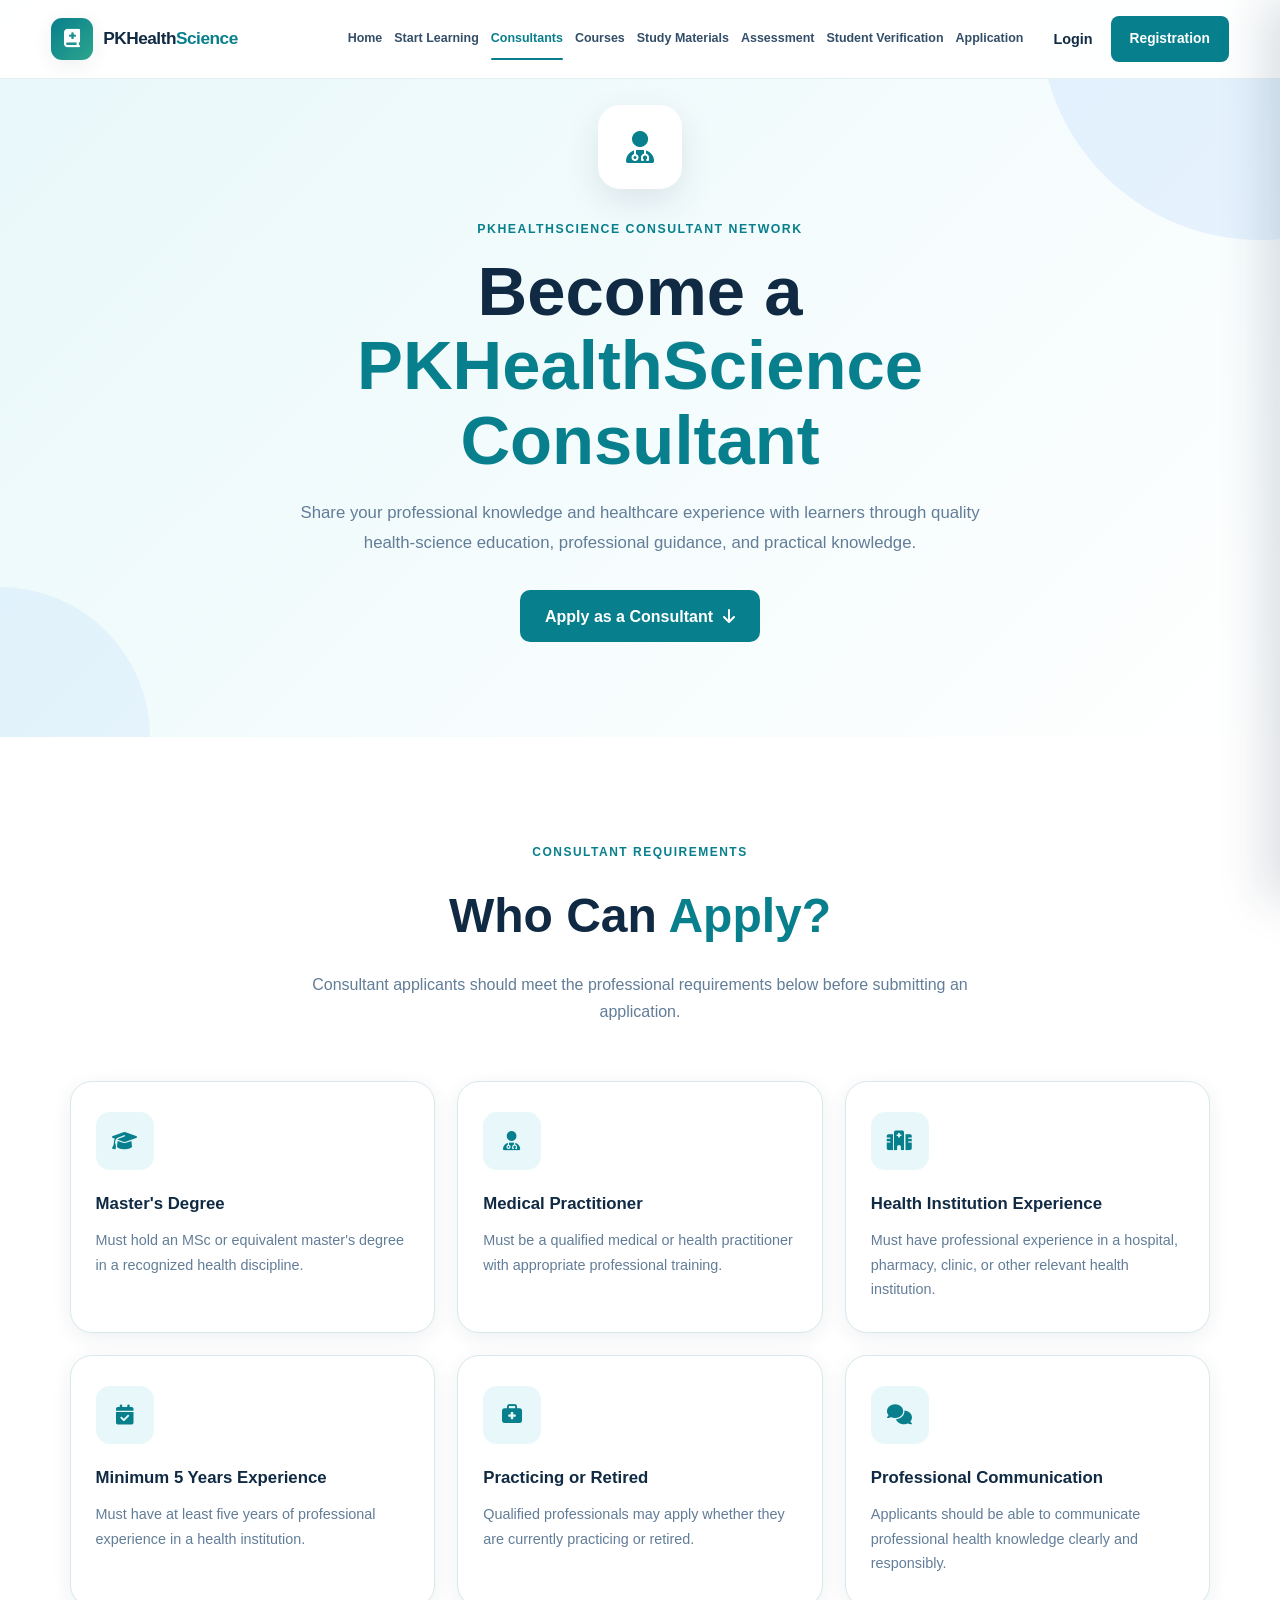
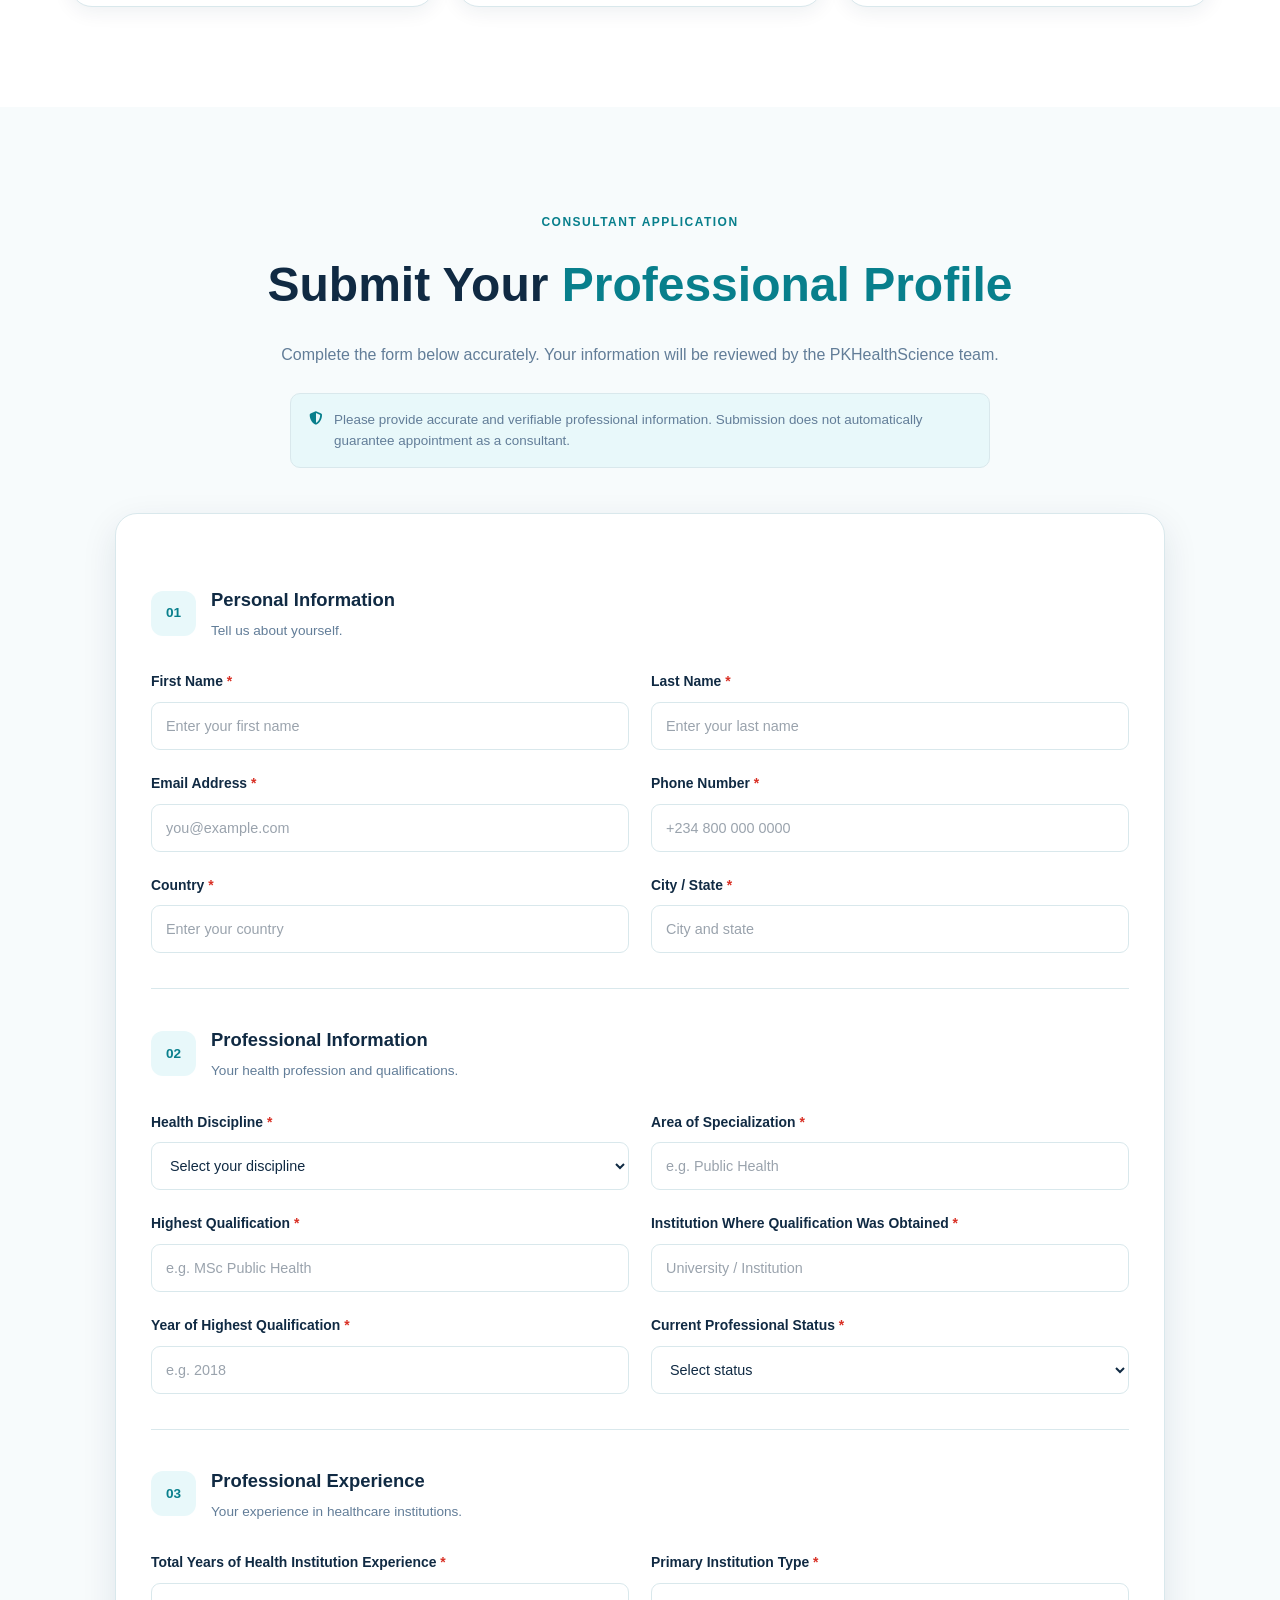
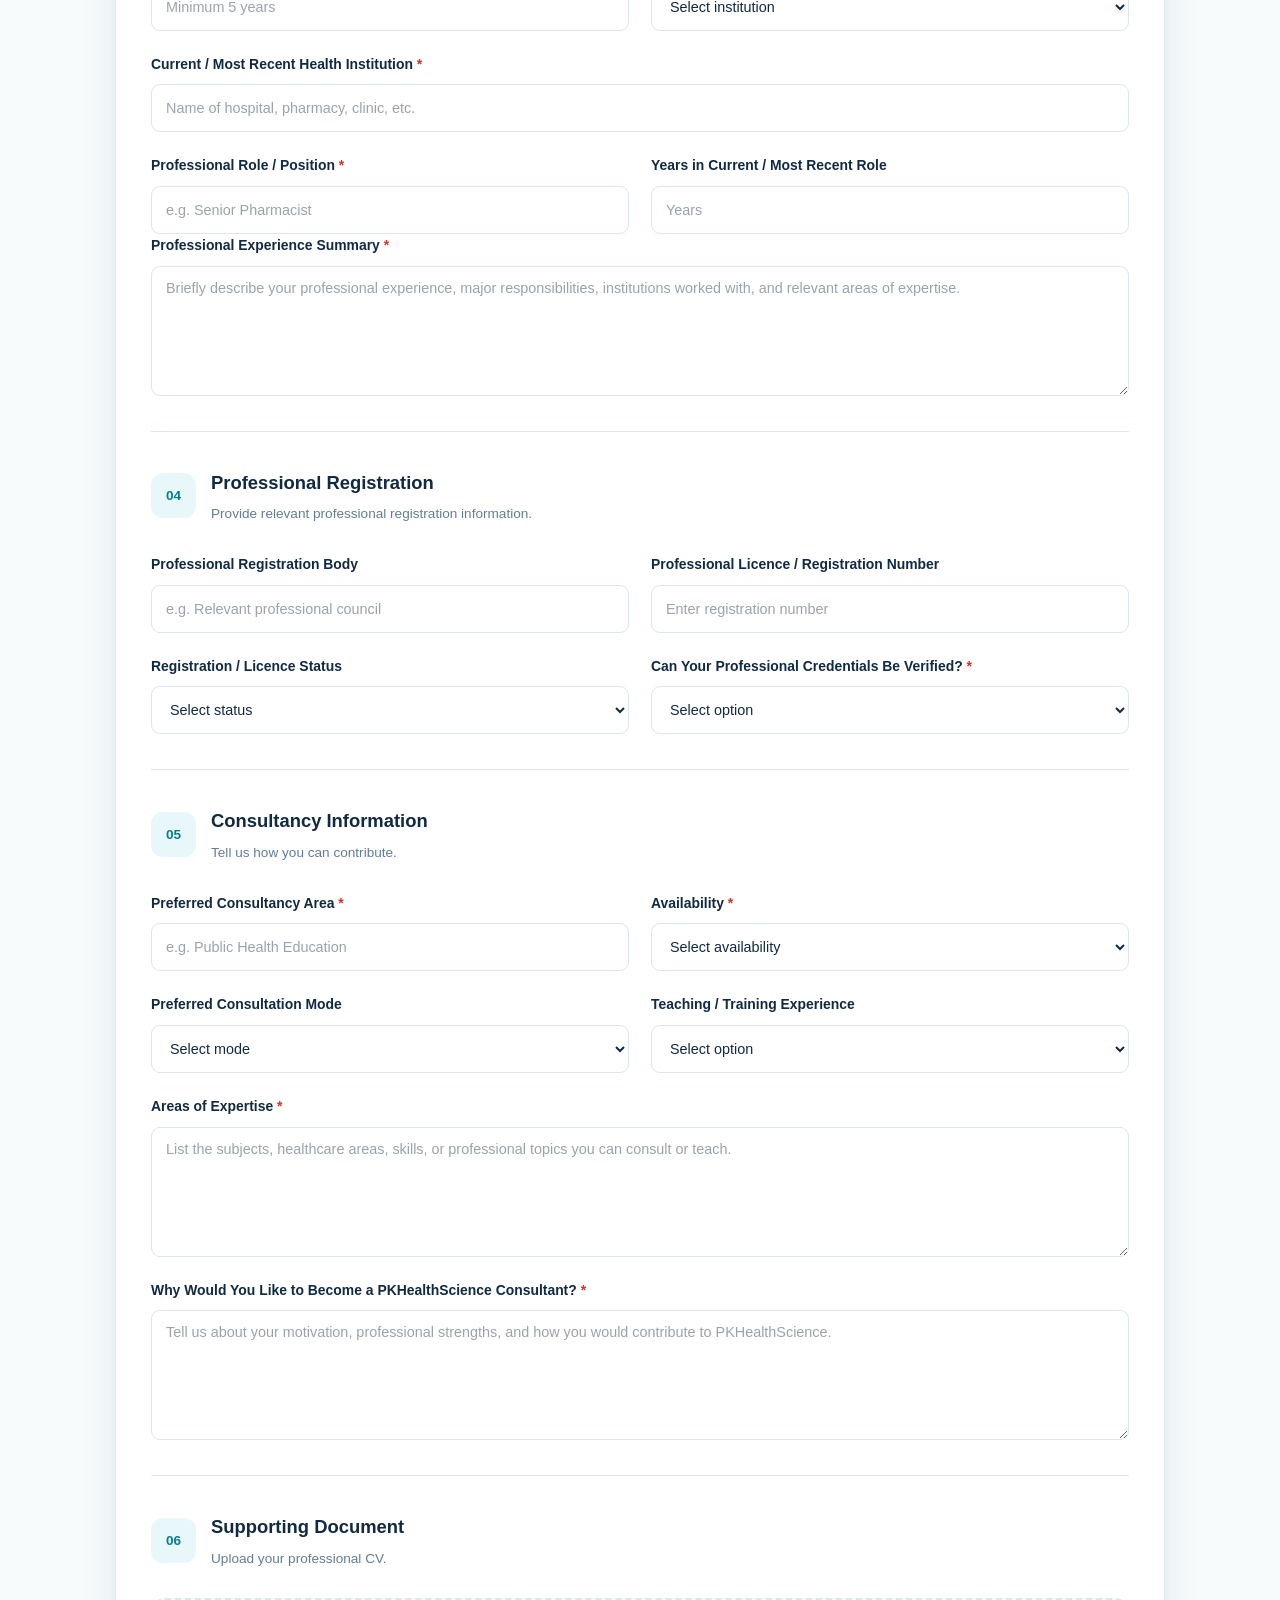
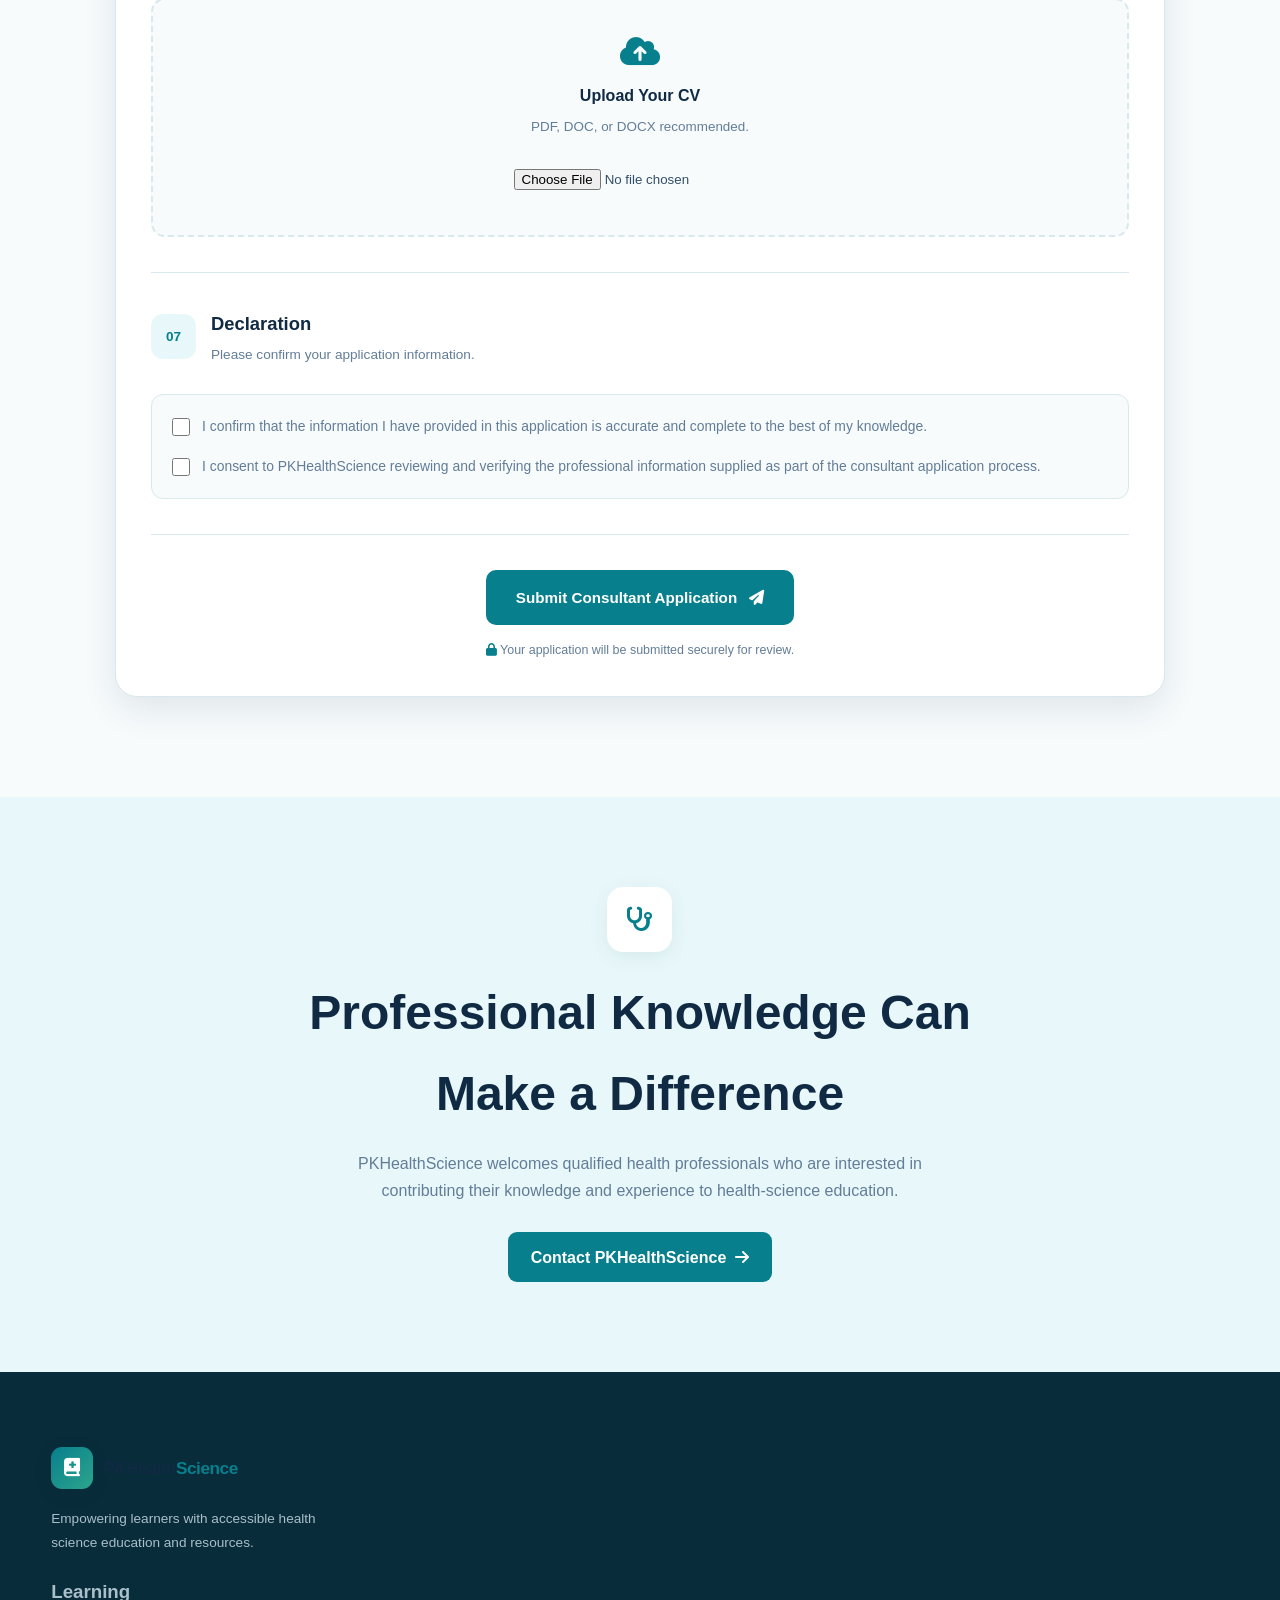
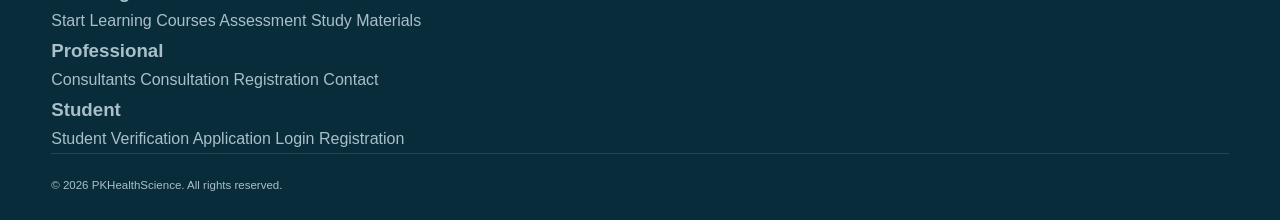
<file: consultants.html>
<!DOCTYPE html>
<html lang="en">
<head>
    <meta charset="UTF-8">
    <meta name="viewport" content="width=device-width, initial-scale=1.0">

    <title>Consultants | PKHealthScience</title>

    <meta
        name="description"
        content="Apply to become a PKHealthScience consultant. Qualified health professionals can submit their professional information for consideration."
    >

    <link
        rel="stylesheet"
        href="https://cdnjs.cloudflare.com/ajax/libs/font-awesome/6.5.1/css/all.min.css"
    >

    <link rel="stylesheet" href="style.css">
</head>

<body>

<!-- =========================================================
     HEADER
     ========================================================= -->

<header class="site-header" id="header">

    <div class="container nav-container">

        <a href="../index.html" class="logo" aria-label="PKHealthScience Home">

            <span class="logo-icon">
                <i class="fa-solid fa-book-medical"></i>
            </span>

            <span class="logo-text">
                <strong>PKHealth</strong><span>Science</span>
            </span>

        </a>


        <!-- Desktop Navigation -->

        <nav class="desktop-nav" aria-label="Main navigation">

            <a href="index.html" class="nav-link">
                Home
            </a>

            <a href="start-learning.html" class="nav-link">
                Start Learning
            </a>

            <a href="consultants.html" class="nav-link active">
                Consultants
            </a>

            <a href="courses.html" class="nav-link">
                Courses
            </a>


            <a href="../index.html#materials" class="nav-link">
                Study Materials
            </a>

            <a href="assessment.html" class="nav-link">
                Assessment
            </a>


            <a href="student-verification.html" class="nav-link">
                Student Verification
            </a>

            <a href="application.html" class="nav-link">
                Application
            </a>

        </nav>


        <div class="nav-actions">

            <a href="login.html" class="login-link">
                Login
            </a>

            <a href="registration.html" class="signup-btn">
                Registration
            </a>

        </div>


        <!-- Mobile Menu -->

        <button
            class="menu-toggle"
            id="menuToggle"
            type="button"
            aria-label="Open navigation menu"
            aria-expanded="false"
            aria-controls="mobileMenu"
        >
            <span></span>
            <span></span>
            <span></span>
        </button>

    </div>

</header>


<!-- =========================================================
     MOBILE MENU
     ========================================================= -->

<div class="menu-overlay" id="menuOverlay"></div>

<aside
    class="mobile-menu"
    id="mobileMenu"
    aria-label="Mobile navigation"
    aria-hidden="true"
>

    <div class="mobile-menu-header">

        <a href="index.html" class="logo mobile-logo">

            <span class="logo-icon">
                <i class="fa-solid fa-book-medical"></i>
            </span>

            <span class="logo-text">
                <strong>PKHealth</strong><span>Science</span>
            </span>

        </a>

        <button
            class="menu-close"
            id="menuClose"
            type="button"
            aria-label="Close navigation menu"
        >
            <i class="fa-solid fa-xmark"></i>
        </button>

    </div>


    <nav class="mobile-nav">

        <a href="index.html" class="mobile-nav-link">
            <i class="fa-solid fa-house"></i>
            <span>Home</span>
        </a>

        <a href="start-learning.html" class="mobile-nav-link">
            <i class="fa-solid fa-graduation-cap"></i>
            <span>Start Learning</span>
        </a>

        <a href="consultants.html" class="mobile-nav-link active">
            <i class="fa-solid fa-user-doctor"></i>
            <span>Consultants</span>
        </a>

        <a href="courses.html" class="mobile-nav-link">
            <i class="fa-solid fa-book-open"></i>
            <span>Courses</span>
        </a>

        

        <a href="../index.html#materials" class="mobile-nav-link">
            <i class="fa-solid fa-file-lines"></i>
            <span>Study Materials</span>
        </a>

        <a href="assessment.html" class="mobile-nav-link">
            <i class="fa-solid fa-clipboard-check"></i>
            <span>Assessment</span>
        </a>

        <div class="mobile-divider"></div>


        <a href="https://www.saueverify.com.ng/" class="mobile-nav-link">
            <i class="fa-solid fa-user-check"></i>
            <span>Student Verification</span>
        </a>

        <a href="application.html" class="mobile-nav-link">
            <i class="fa-solid fa-file-signature"></i>
            <span>Application</span>
        </a>

        <a href="login.html" class="mobile-nav-link">
            <i class="fa-solid fa-right-to-bracket"></i>
            <span>Login</span>
        </a>

        <a href="registration.html" class="mobile-nav-link">
            <i class="fa-solid fa-user-plus"></i>
            <span>Registration</span>
        </a>

        <a href="contact.html" class="mobile-nav-link">
            <i class="fa-solid fa-phone"></i>
            <span>Contact</span>
        </a>

        <a href="about.html" class="mobile-nav-link">
            <i class="fa-solid fa-circle-info"></i>
            <span>About</span>
        </a>

    </nav>

</aside>


<main>

<!-- =========================================================
     HERO
     ========================================================= -->

<section class="consultant-hero">

    <div class="container consultant-hero-content">

        <div class="consultant-hero-icon">
            <i class="fa-solid fa-user-doctor"></i>
        </div>

        <span class="consultant-label">
            PKHEALTHSCIENCE CONSULTANT NETWORK
        </span>

        <h1>
            Become a
            <span>PKHealthScience Consultant</span>
        </h1>

        <p>
            Share your professional knowledge and healthcare experience
            with learners through quality health-science education,
            professional guidance, and practical knowledge.
        </p>

        <a href="#consultant-form" class="consultant-hero-btn">
            Apply as a Consultant
            <i class="fa-solid fa-arrow-down"></i>
        </a>

    </div>

</section>


<!-- =========================================================
     ELIGIBILITY
     ========================================================= -->

<section class="consultant-eligibility">

    <div class="container">

        <div class="consultant-section-heading">

            <span>CONSULTANT REQUIREMENTS</span>

            <h2>
                Who Can
                <strong>Apply?</strong>
            </h2>

            <p>
                Consultant applicants should meet the professional
                requirements below before submitting an application.
            </p>

        </div>


        <div class="eligibility-grid">

            <div class="eligibility-card">

                <div class="eligibility-icon">
                    <i class="fa-solid fa-graduation-cap"></i>
                </div>

                <h3>Master's Degree</h3>

                <p>
                    Must hold an MSc or equivalent master's degree in
                    a recognized health discipline.
                </p>

            </div>


            <div class="eligibility-card">

                <div class="eligibility-icon">
                    <i class="fa-solid fa-user-doctor"></i>
                </div>

                <h3>Medical Practitioner</h3>

                <p>
                    Must be a qualified medical or health practitioner
                    with appropriate professional training.
                </p>

            </div>


            <div class="eligibility-card">

                <div class="eligibility-icon">
                    <i class="fa-solid fa-hospital"></i>
                </div>

                <h3>Health Institution Experience</h3>

                <p>
                    Must have professional experience in a hospital,
                    pharmacy, clinic, or other relevant health institution.
                </p>

            </div>


            <div class="eligibility-card">

                <div class="eligibility-icon">
                    <i class="fa-solid fa-calendar-check"></i>
                </div>

                <h3>Minimum 5 Years Experience</h3>

                <p>
                    Must have at least five years of professional
                    experience in a health institution.
                </p>

            </div>


            <div class="eligibility-card">

                <div class="eligibility-icon">
                    <i class="fa-solid fa-briefcase-medical"></i>
                </div>

                <h3>Practicing or Retired</h3>

                <p>
                    Qualified professionals may apply whether they are
                    currently practicing or retired.
                </p>

            </div>


            <div class="eligibility-card">

                <div class="eligibility-icon">
                    <i class="fa-solid fa-comments"></i>
                </div>

                <h3>Professional Communication</h3>

                <p>
                    Applicants should be able to communicate professional
                    health knowledge clearly and responsibly.
                </p>

            </div>

        </div>

    </div>

</section>


<!-- =========================================================
     APPLICATION FORM
     ========================================================= -->

<section class="consultant-application" id="consultant-form">

    <div class="container consultant-form-wrapper">

        <div class="consultant-form-heading">

            <span>CONSULTANT APPLICATION</span>

            <h2>
                Submit Your
                <strong>Professional Profile</strong>
            </h2>

            <p>
                Complete the form below accurately. Your information will
                be reviewed by the PKHealthScience team.
            </p>

            <div class="form-notice">
                <i class="fa-solid fa-shield-halved"></i>

                <span>
                    Please provide accurate and verifiable professional
                    information. Submission does not automatically
                    guarantee appointment as a consultant.
                </span>
            </div>

        </div>


        <!-- FORM -->

        <form
            class="consultant-form"
            action="https://formsubmit.co/pkhealthscience@gmail.com"
            method="POST"
            enctype="multipart/form-data"
        >

            <!-- FormSubmit Settings -->

            <input
                type="hidden"
                name="_subject"
                value="New PKHealthScience Consultant Application"
            >

            <input
                type="hidden"
                name="_template"
                value="table"
            >

            <input
                type="hidden"
                name="_captcha"
                value="true"
            >

            <input
                type="hidden"
                name="_autoresponse"
                value="Thank you for applying to become a PKHealthScience Consultant. We have received your application and professional information. Our team will review your submission and contact you using the email address you provided. Please keep your professional documents available in case additional verification is required. — PKHealthScience"
            >

            <!-- Honeypot -->

            <input
                type="text"
                name="_honey"
                style="display:none"
                tabindex="-1"
                autocomplete="off"
            >


            <!-- ================= PERSONAL INFORMATION ================= -->

            <div class="form-section">

                <div class="form-section-title">

                    <span class="form-section-number">
                        01
                    </span>

                    <div>
                        <h3>Personal Information</h3>
                        <p>Tell us about yourself.</p>
                    </div>

                </div>


                <div class="form-grid">

                    <div class="form-group">

                        <label for="firstName">
                            First Name
                            <span>*</span>
                        </label>

                        <input
                            type="text"
                            id="firstName"
                            name="First Name"
                            placeholder="Enter your first name"
                            autocomplete="given-name"
                            required
                        >

                    </div>


                    <div class="form-group">

                        <label for="lastName">
                            Last Name
                            <span>*</span>
                        </label>

                        <input
                            type="text"
                            id="lastName"
                            name="Last Name"
                            placeholder="Enter your last name"
                            autocomplete="family-name"
                            required
                        >

                    </div>


                    <div class="form-group">

                        <label for="email">
                            Email Address
                            <span>*</span>
                        </label>

                        <input
                            type="email"
                            id="email"
                            name="email"
                            placeholder="you@example.com"
                            autocomplete="email"
                            required
                        >

                    </div>


                    <div class="form-group">

                        <label for="phone">
                            Phone Number
                            <span>*</span>
                        </label>

                        <input
                            type="tel"
                            id="phone"
                            name="Phone Number"
                            placeholder="+234 800 000 0000"
                            autocomplete="tel"
                            required
                        >

                    </div>


                    <div class="form-group">

                        <label for="country">
                            Country
                            <span>*</span>
                        </label>

                        <input
                            type="text"
                            id="country"
                            name="Country"
                            placeholder="Enter your country"
                            required
                        >

                    </div>


                    <div class="form-group">

                        <label for="city">
                            City / State
                            <span>*</span>
                        </label>

                        <input
                            type="text"
                            id="city"
                            name="City / State"
                            placeholder="City and state"
                            required
                        >

                    </div>

                </div>

            </div>


            <!-- ================= PROFESSIONAL INFORMATION ================= -->

            <div class="form-section">

                <div class="form-section-title">

                    <span class="form-section-number">
                        02
                    </span>

                    <div>
                        <h3>Professional Information</h3>
                        <p>Your health profession and qualifications.</p>
                    </div>

                </div>


                <div class="form-grid">

                    <div class="form-group">

                        <label for="discipline">
                            Health Discipline
                            <span>*</span>
                        </label>

                        <select
                            id="discipline"
                            name="Health Discipline"
                            required
                        >

                            <option value="">
                                Select your discipline
                            </option>

                            <option>Medicine</option>
                            <option>Nursing</option>
                            <option>Pharmacy</option>
                            <option>Medical Laboratory Science</option>
                            <option>Physiotherapy</option>
                            <option>Public Health</option>
                            <option>Radiography</option>
                            <option>Health Administration</option>
                            <option>Nutrition and Dietetics</option>
                            <option>Community Health</option>
                            <option>Health Education</option>
                            <option>Other</option>

                        </select>

                    </div>


                    <div class="form-group">

                        <label for="specialization">
                            Area of Specialization
                            <span>*</span>
                        </label>

                        <input
                            type="text"
                            id="specialization"
                            name="Area of Specialization"
                            placeholder="e.g. Public Health"
                            required
                        >

                    </div>


                    <div class="form-group">

                        <label for="qualification">
                            Highest Qualification
                            <span>*</span>
                        </label>

                        <input
                            type="text"
                            id="qualification"
                            name="Highest Qualification"
                            placeholder="e.g. MSc Public Health"
                            required
                        >

                    </div>


                    <div class="form-group">

                        <label for="university">
                            Institution Where Qualification Was Obtained
                            <span>*</span>
                        </label>

                        <input
                            type="text"
                            id="university"
                            name="Qualification Institution"
                            placeholder="University / Institution"
                            required
                        >

                    </div>


                    <div class="form-group">

                        <label for="graduationYear">
                            Year of Highest Qualification
                            <span>*</span>
                        </label>

                        <input
                            type="number"
                            id="graduationYear"
                            name="Qualification Year"
                            placeholder="e.g. 2018"
                            min="1950"
                            max="2100"
                            required
                        >

                    </div>


                    <div class="form-group">

                        <label for="professionalStatus">
                            Current Professional Status
                            <span>*</span>
                        </label>

                        <select
                            id="professionalStatus"
                            name="Professional Status"
                            required
                        >

                            <option value="">
                                Select status
                            </option>

                            <option value="Currently Practicing">
                                Currently Practicing
                            </option>

                            <option value="Retired">
                                Retired
                            </option>

                        </select>

                    </div>

                </div>

            </div>


            <!-- ================= EXPERIENCE ================= -->

            <div class="form-section">

                <div class="form-section-title">

                    <span class="form-section-number">
                        03
                    </span>

                    <div>
                        <h3>Professional Experience</h3>
                        <p>Your experience in healthcare institutions.</p>
                    </div>

                </div>


                <div class="form-grid">

                    <div class="form-group">

                        <label for="yearsExperience">
                            Total Years of Health Institution Experience
                            <span>*</span>
                        </label>

                        <input
                            type="number"
                            id="yearsExperience"
                            name="Years of Health Institution Experience"
                            placeholder="Minimum 5 years"
                            min="5"
                            required
                        >

                    </div>


                    <div class="form-group">

                        <label for="institutionType">
                            Primary Institution Type
                            <span>*</span>
                        </label>

                        <select
                            id="institutionType"
                            name="Primary Institution Type"
                            required
                        >

                            <option value="">
                                Select institution
                            </option>

                            <option>Hospital</option>
                            <option>Pharmacy</option>
                            <option>Clinic</option>
                            <option>Health Centre</option>
                            <option>Research Institution</option>
                            <option>Other Health Institution</option>

                        </select>

                    </div>


                    <div class="form-group form-full">

                        <label for="institution">
                            Current / Most Recent Health Institution
                            <span>*</span>
                        </label>

                        <input
                            type="text"
                            id="institution"
                            name="Current or Most Recent Institution"
                            placeholder="Name of hospital, pharmacy, clinic, etc."
                            required
                        >

                    </div>


                    <div class="form-group">

                        <label for="role">
                            Professional Role / Position
                            <span>*</span>
                        </label>

                        <input
                            type="text"
                            id="role"
                            name="Professional Role"
                            placeholder="e.g. Senior Pharmacist"
                            required
                        >

                    </div>


                    <div class="form-group">

                        <label for="practiceYears">
                            Years in Current / Most Recent Role
                        </label>

                        <input
                            type="number"
                            id="practiceYears"
                            name="Years in Current or Most Recent Role"
                            placeholder="Years"
                            min="0"
                        >

                    </div>

                </div>


                <div class="form-group form-full">

                    <label for="experience">
                        Professional Experience Summary
                        <span>*</span>
                    </label>

                    <textarea
                        id="experience"
                        name="Professional Experience Summary"
                        rows="6"
                        placeholder="Briefly describe your professional experience, major responsibilities, institutions worked with, and relevant areas of expertise."
                        required
                    ></textarea>

                </div>

            </div>


            <!-- ================= REGISTRATION ================= -->

            <div class="form-section">

                <div class="form-section-title">

                    <span class="form-section-number">
                        04
                    </span>

                    <div>
                        <h3>Professional Registration</h3>
                        <p>Provide relevant professional registration information.</p>
                    </div>

                </div>


                <div class="form-grid">

                    <div class="form-group">

                        <label for="registrationBody">
                            Professional Registration Body
                        </label>

                        <input
                            type="text"
                            id="registrationBody"
                            name="Professional Registration Body"
                            placeholder="e.g. Relevant professional council"
                        >

                    </div>


                    <div class="form-group">

                        <label for="licenseNumber">
                            Professional Licence / Registration Number
                        </label>

                        <input
                            type="text"
                            id="licenseNumber"
                            name="Professional Licence or Registration Number"
                            placeholder="Enter registration number"
                        >

                    </div>


                    <div class="form-group">

                        <label for="licenseStatus">
                            Registration / Licence Status
                        </label>

                        <select
                            id="licenseStatus"
                            name="Licence Status"
                        >

                            <option value="">
                                Select status
                            </option>

                            <option>Active</option>
                            <option>Retired</option>
                            <option>Other</option>

                        </select>

                    </div>


                    <div class="form-group">

                        <label for="verificationConsent">
                            Can Your Professional Credentials Be Verified?
                            <span>*</span>
                        </label>

                        <select
                            id="verificationConsent"
                            name="Credential Verification Consent"
                            required
                        >

                            <option value="">
                                Select option
                            </option>

                            <option>Yes</option>
                            <option>No</option>

                        </select>

                    </div>

                </div>

            </div>


            <!-- ================= CONSULTANCY INFORMATION ================= -->

            <div class="form-section">

                <div class="form-section-title">

                    <span class="form-section-number">
                        05
                    </span>

                    <div>
                        <h3>Consultancy Information</h3>
                        <p>Tell us how you can contribute.</p>
                    </div>

                </div>


                <div class="form-grid">

                    <div class="form-group">

                        <label for="consultantArea">
                            Preferred Consultancy Area
                            <span>*</span>
                        </label>

                        <input
                            type="text"
                            id="consultantArea"
                            name="Preferred Consultancy Area"
                            placeholder="e.g. Public Health Education"
                            required
                        >

                    </div>


                    <div class="form-group">

                        <label for="availability">
                            Availability
                            <span>*</span>
                        </label>

                        <select
                            id="availability"
                            name="Consultancy Availability"
                            required
                        >

                            <option value="">
                                Select availability
                            </option>

                            <option>Weekdays</option>
                            <option>Weekends</option>
                            <option>Evenings</option>
                            <option>Flexible</option>

                        </select>

                    </div>


                    <div class="form-group">

                        <label for="consultationMode">
                            Preferred Consultation Mode
                        </label>

                        <select
                            id="consultationMode"
                            name="Preferred Consultation Mode"
                        >

                            <option value="">
                                Select mode
                            </option>

                            <option>Online</option>
                            <option>In Person</option>
                            <option>Both</option>

                        </select>

                    </div>


                    <div class="form-group">

                        <label for="teachingExperience">
                            Teaching / Training Experience
                        </label>

                        <select
                            id="teachingExperience"
                            name="Teaching or Training Experience"
                        >

                            <option value="">
                                Select option
                            </option>

                            <option>Yes</option>
                            <option>No</option>

                        </select>

                    </div>


                    <div class="form-group form-full">

                        <label for="expertise">
                            Areas of Expertise
                            <span>*</span>
                        </label>

                        <textarea
                            id="expertise"
                            name="Areas of Expertise"
                            rows="5"
                            placeholder="List the subjects, healthcare areas, skills, or professional topics you can consult or teach."
                            required
                        ></textarea>

                    </div>


                    <div class="form-group form-full">

                        <label for="statement">
                            Why Would You Like to Become a PKHealthScience Consultant?
                            <span>*</span>
                        </label>

                        <textarea
                            id="statement"
                            name="Consultant Motivation Statement"
                            rows="6"
                            placeholder="Tell us about your motivation, professional strengths, and how you would contribute to PKHealthScience."
                            required
                        ></textarea>

                    </div>

                </div>

            </div>


            <!-- ================= CV ================= -->

            <div class="form-section">

                <div class="form-section-title">

                    <span class="form-section-number">
                        06
                    </span>

                    <div>
                        <h3>Supporting Document</h3>
                        <p>Upload your professional CV.</p>
                    </div>

                </div>


                <div class="file-upload-box">

                    <i class="fa-solid fa-cloud-arrow-up"></i>

                    <h3>Upload Your CV</h3>

                    <p>
                        PDF, DOC, or DOCX recommended.
                    </p>

                    <input
                        type="file"
                        id="cv"
                        name="CV / Resume"
                        accept=".pdf,.doc,.docx"
                    >

                </div>

            </div>


            <!-- ================= DECLARATION ================= -->

            <div class="form-section">

                <div class="form-section-title">

                    <span class="form-section-number">
                        07
                    </span>

                    <div>
                        <h3>Declaration</h3>
                        <p>Please confirm your application information.</p>
                    </div>

                </div>


                <div class="declaration-box">

                    <label class="checkbox-label">

                        <input
                            type="checkbox"
                            name="Information Accuracy Declaration"
                            value="I confirm that the information provided is accurate."
                            required
                        >

                        <span>
                            I confirm that the information I have provided
                            in this application is accurate and complete to
                            the best of my knowledge.
                        </span>

                    </label>


                    <label class="checkbox-label">

                        <input
                            type="checkbox"
                            name="Verification Consent"
                            value="I consent to professional credential verification."
                            required
                        >

                        <span>
                            I consent to PKHealthScience reviewing and
                            verifying the professional information supplied
                            as part of the consultant application process.
                        </span>

                    </label>

                </div>

            </div>


            <!-- ================= SUBMIT ================= -->

            <div class="consultant-submit">

                <button
                    type="submit"
                    class="consultant-submit-btn"
                >
                    Submit Consultant Application
                    <i class="fa-solid fa-paper-plane"></i>
                </button>

                <p>
                    <i class="fa-solid fa-lock"></i>
                    Your application will be submitted securely for review.
                </p>

            </div>

        </form>

    </div>

</section>


<!-- =========================================================
     FINAL CTA
     ========================================================= -->

<section class="consultant-bottom-cta">

    <div class="container">

        <div class="consultant-bottom-content">

            <i class="fa-solid fa-stethoscope"></i>

            <h2>
                Professional Knowledge Can Make a Difference
            </h2>

            <p>
                PKHealthScience welcomes qualified health professionals
                who are interested in contributing their knowledge and
                experience to health-science education.
            </p>

            <a href="contact.html">
                Contact PKHealthScience
                <i class="fa-solid fa-arrow-right"></i>
            </a>

        </div>

    </div>

</section>

</main>


<!-- =========================================================
     FOOTER
     ========================================================= -->

<footer class="site-footer">

    <div class="container">

        <div class="footer-content">

            <div class="footer-brand">

                <a href="index.html" class="logo">

                    <span class="logo-icon">
                        <i class="fa-solid fa-book-medical"></i>
                    </span>

                    <span class="logo-text">
                        <strong>PKHealth</strong><span>Science</span>
                    </span>

                </a>

                <p>
                    Empowering learners with accessible health science
                    education and resources.
                </p>

            </div>


            <div class="footer-links">

                <h3>Learning</h3>

                <a href="start-learning.html">
                    Start Learning
                </a>

                <a href="courses.html">
                    Courses
                </a>

                <a href="assessment.html">
                    Assessment
                </a>

                <a href="../index.html#materials">
                    Study Materials
                </a>

            </div>


            <div class="footer-links">

                <h3>Professional</h3>

                <a href="consultants.html">
                    Consultants
                </a>

                <a href="consultation.html">
                    Consultation
                </a>

                <a href="registration.html">
                    Registration
                </a>

                <a href="contact.html">
                    Contact
                </a>

            </div>


            <div class="footer-links">

                <h3>Student</h3>

                <a href="student-verification.html">
                    Student Verification
                </a>

                <a href="application.html">
                    Application
                </a>

                <a href="login.html">
                    Login
                </a>

                <a href="registration.html">
                    Registration
                </a>

            </div>

        </div>


        <div class="footer-bottom">

            <p>
                &copy; 2026 PKHealthScience. All rights reserved.
            </p>

        </div>

    </div>

</footer>


<script src="script.js"></script>

</body>
</html>
</file>
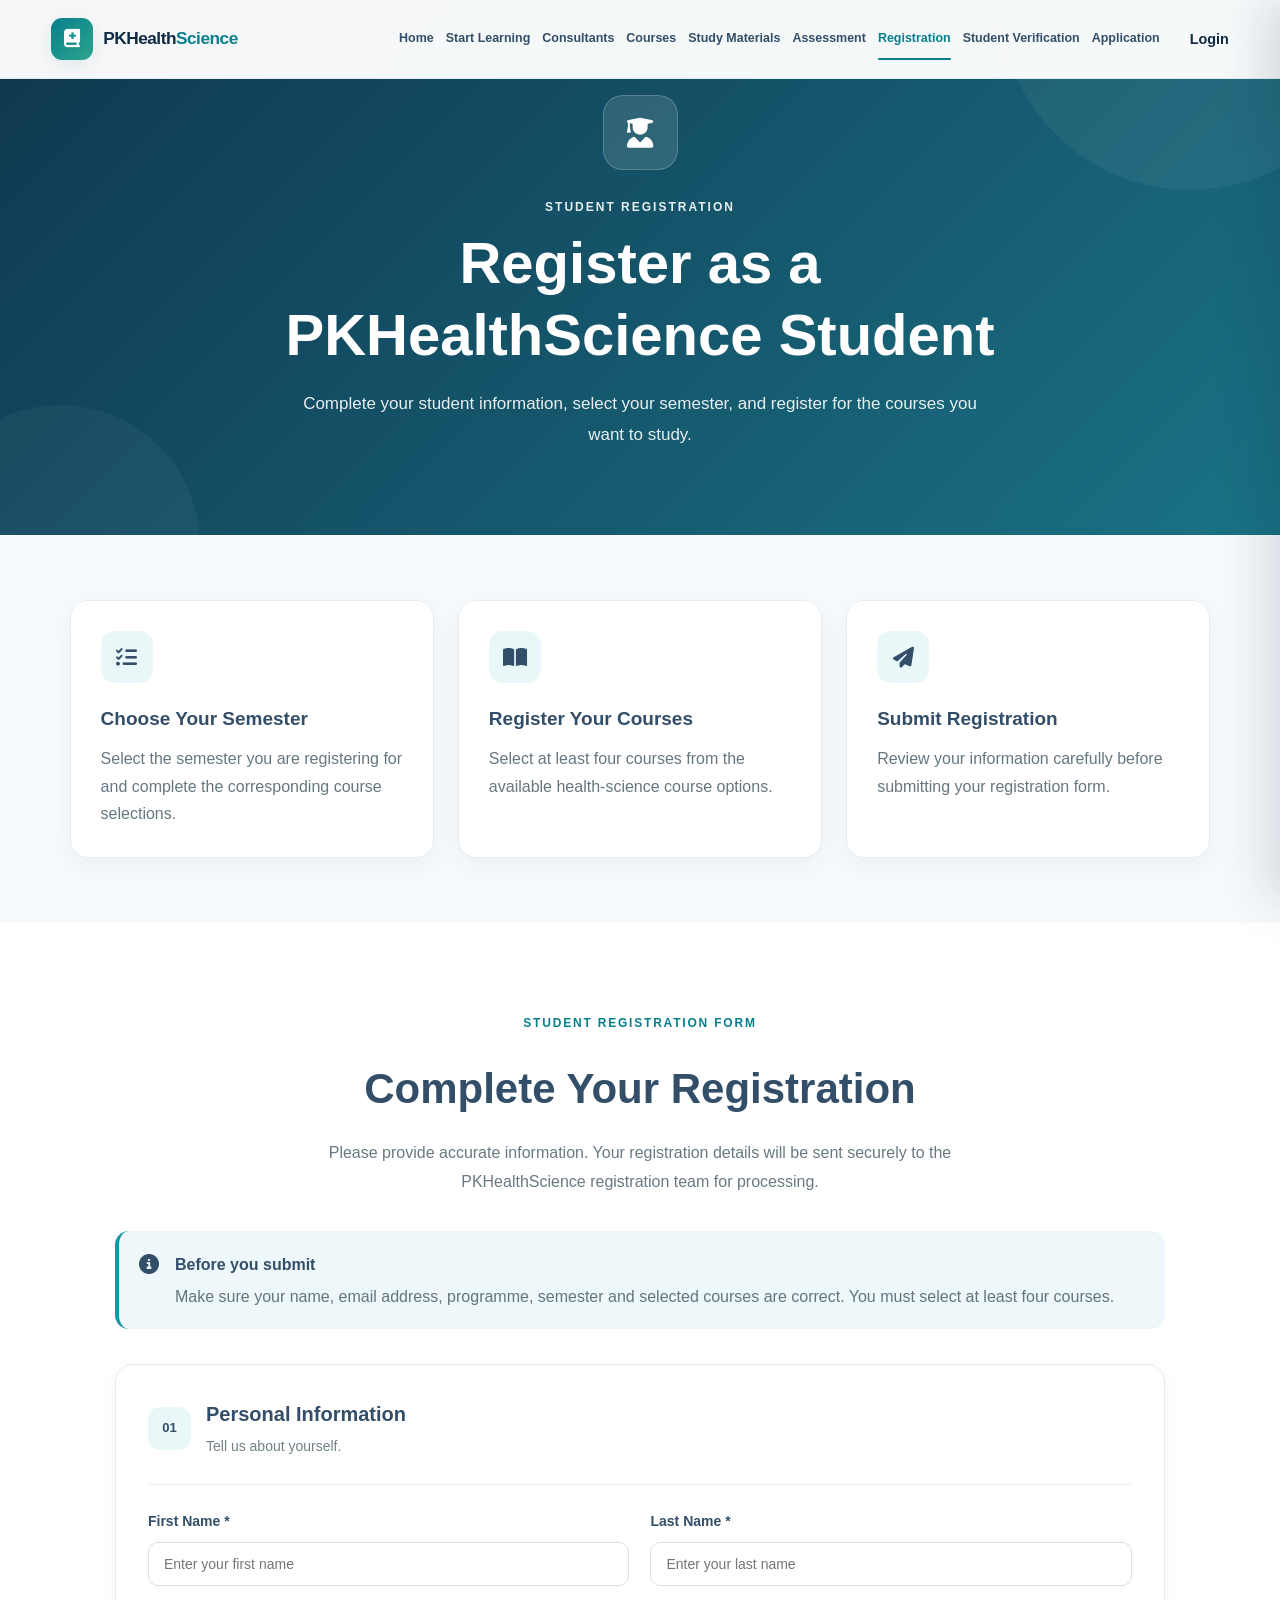
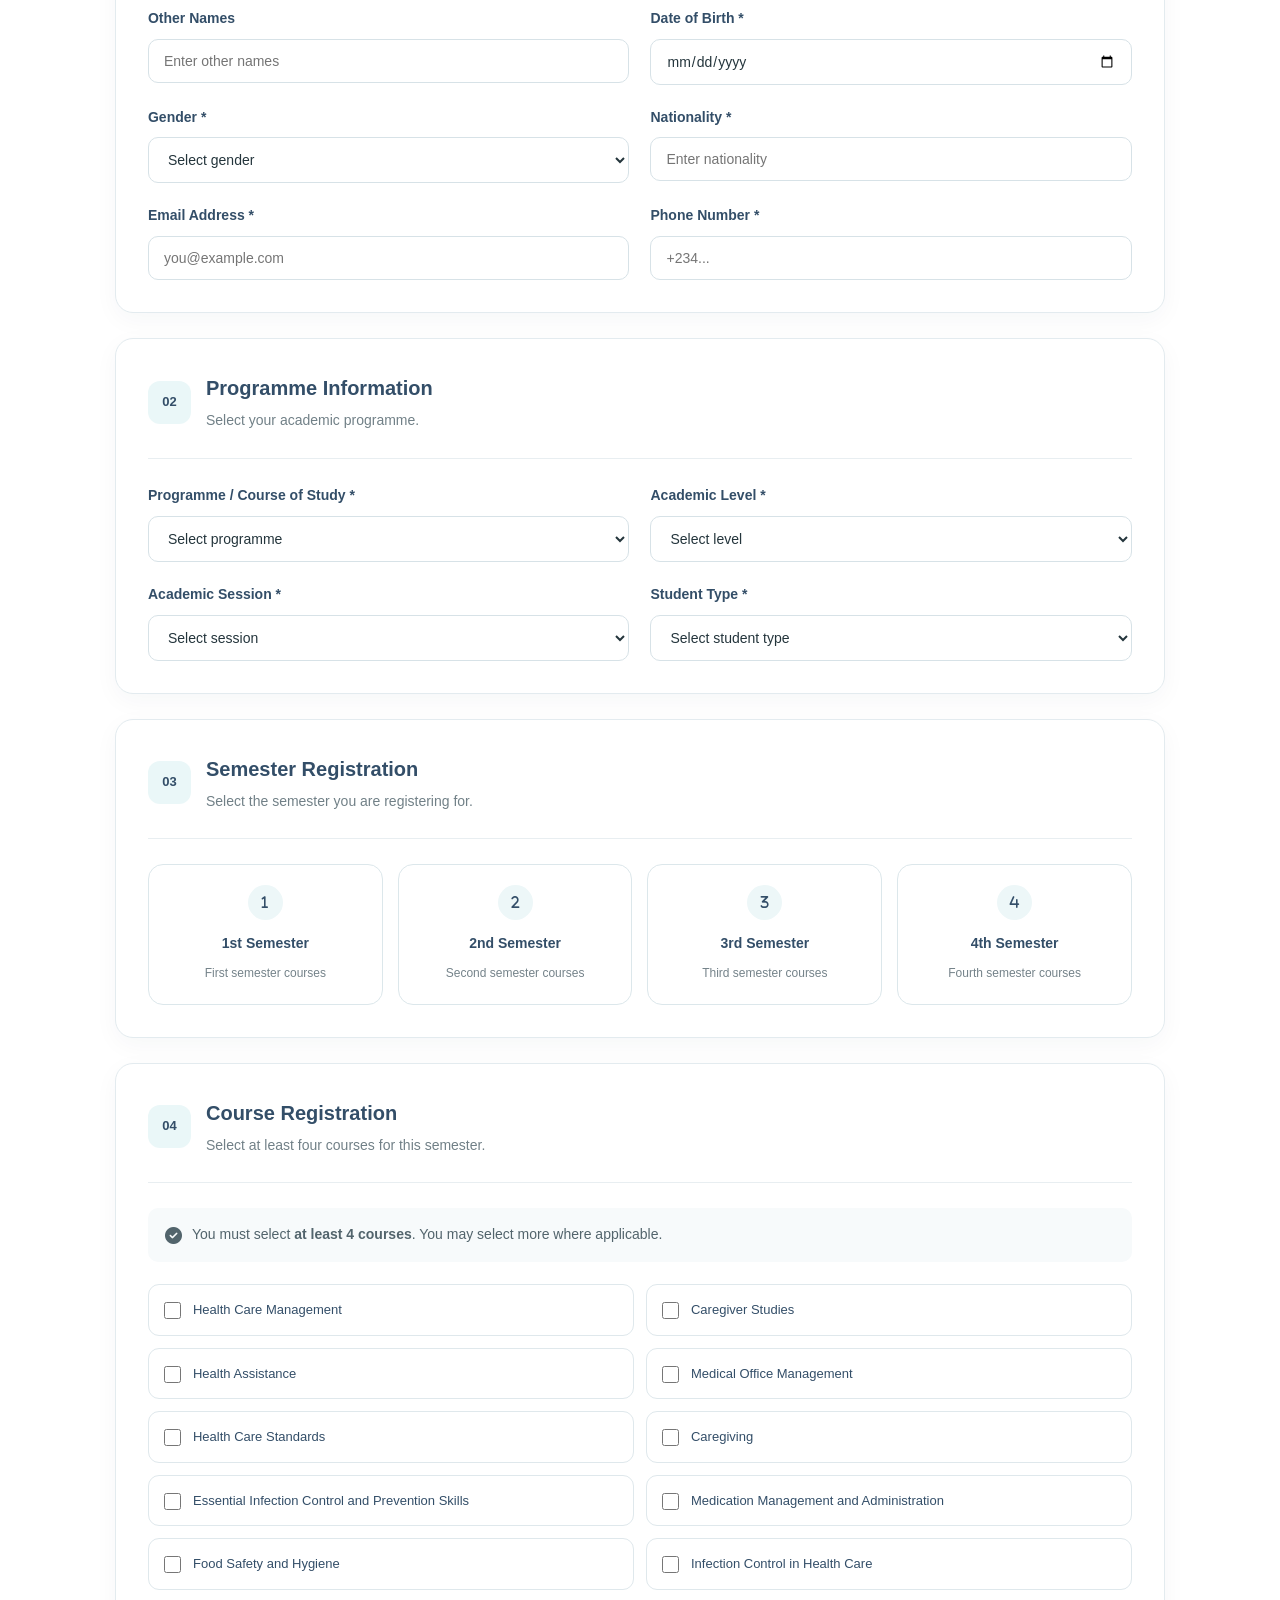
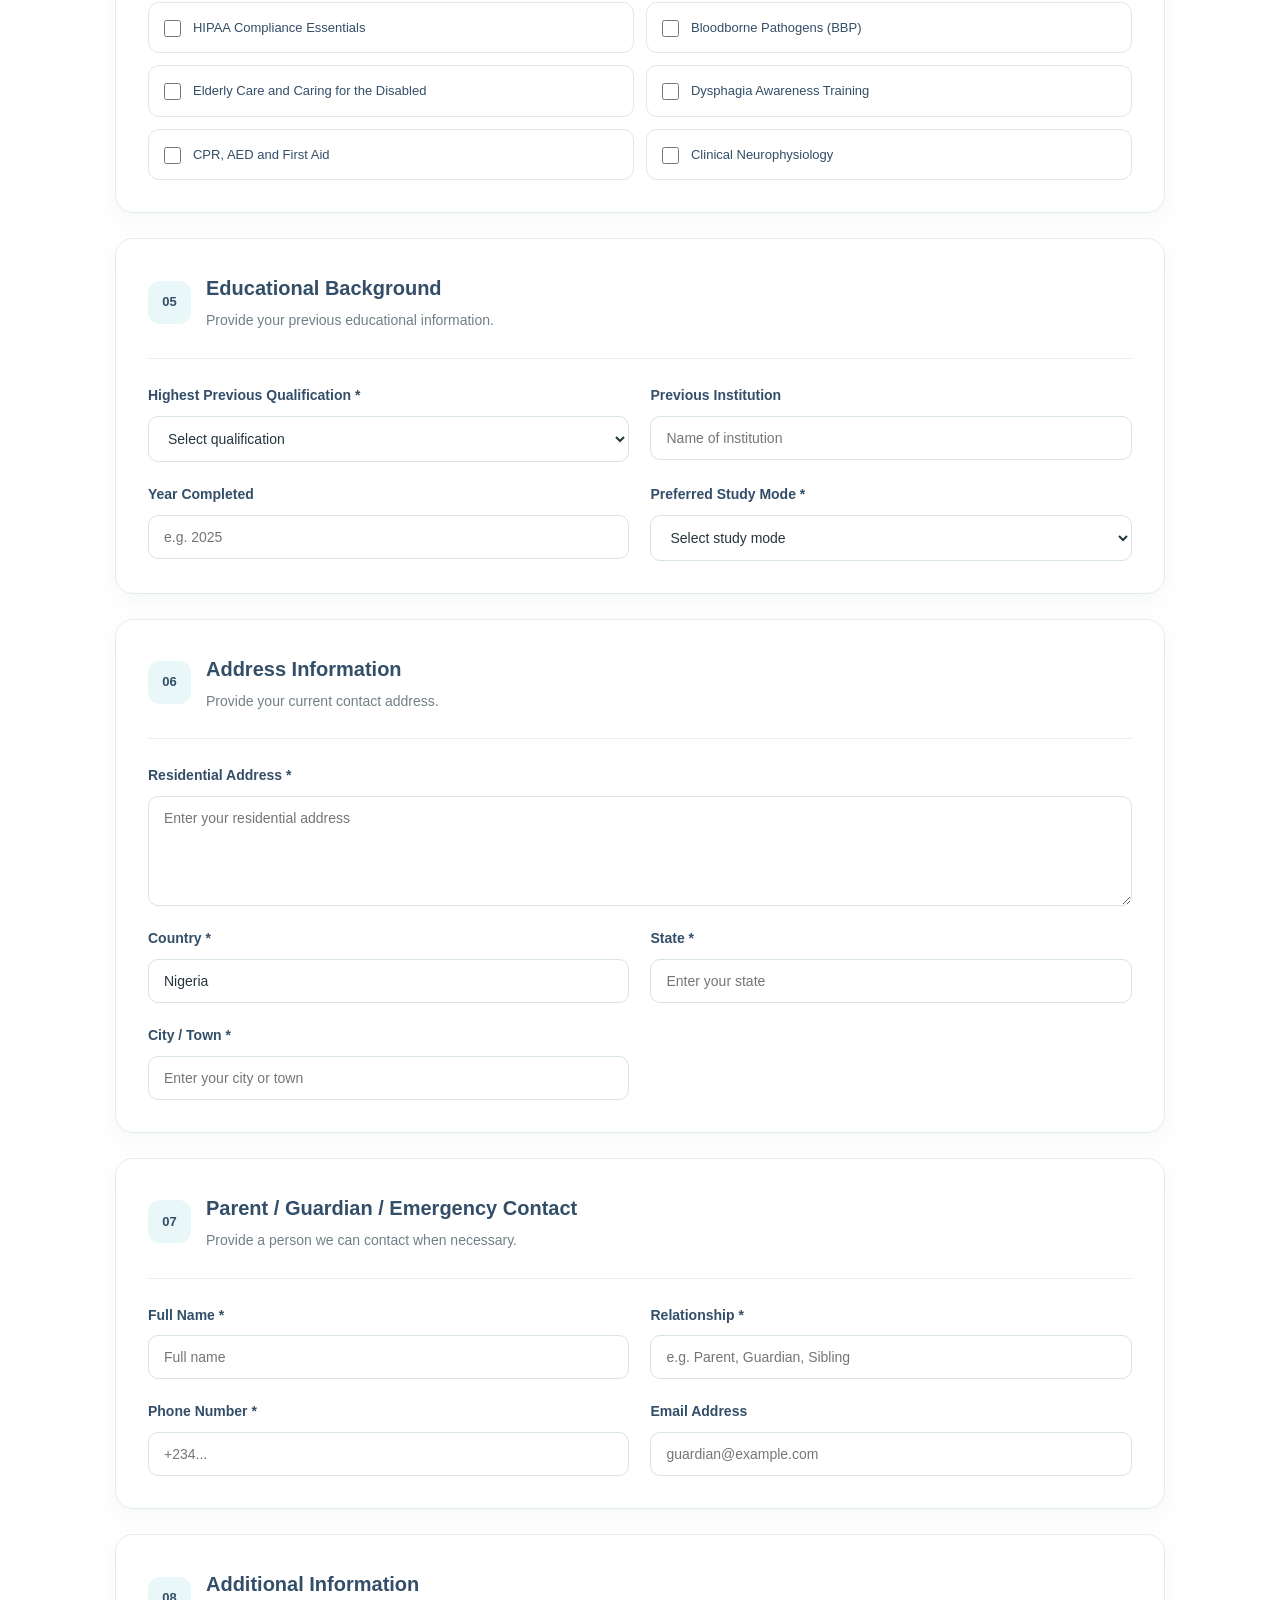
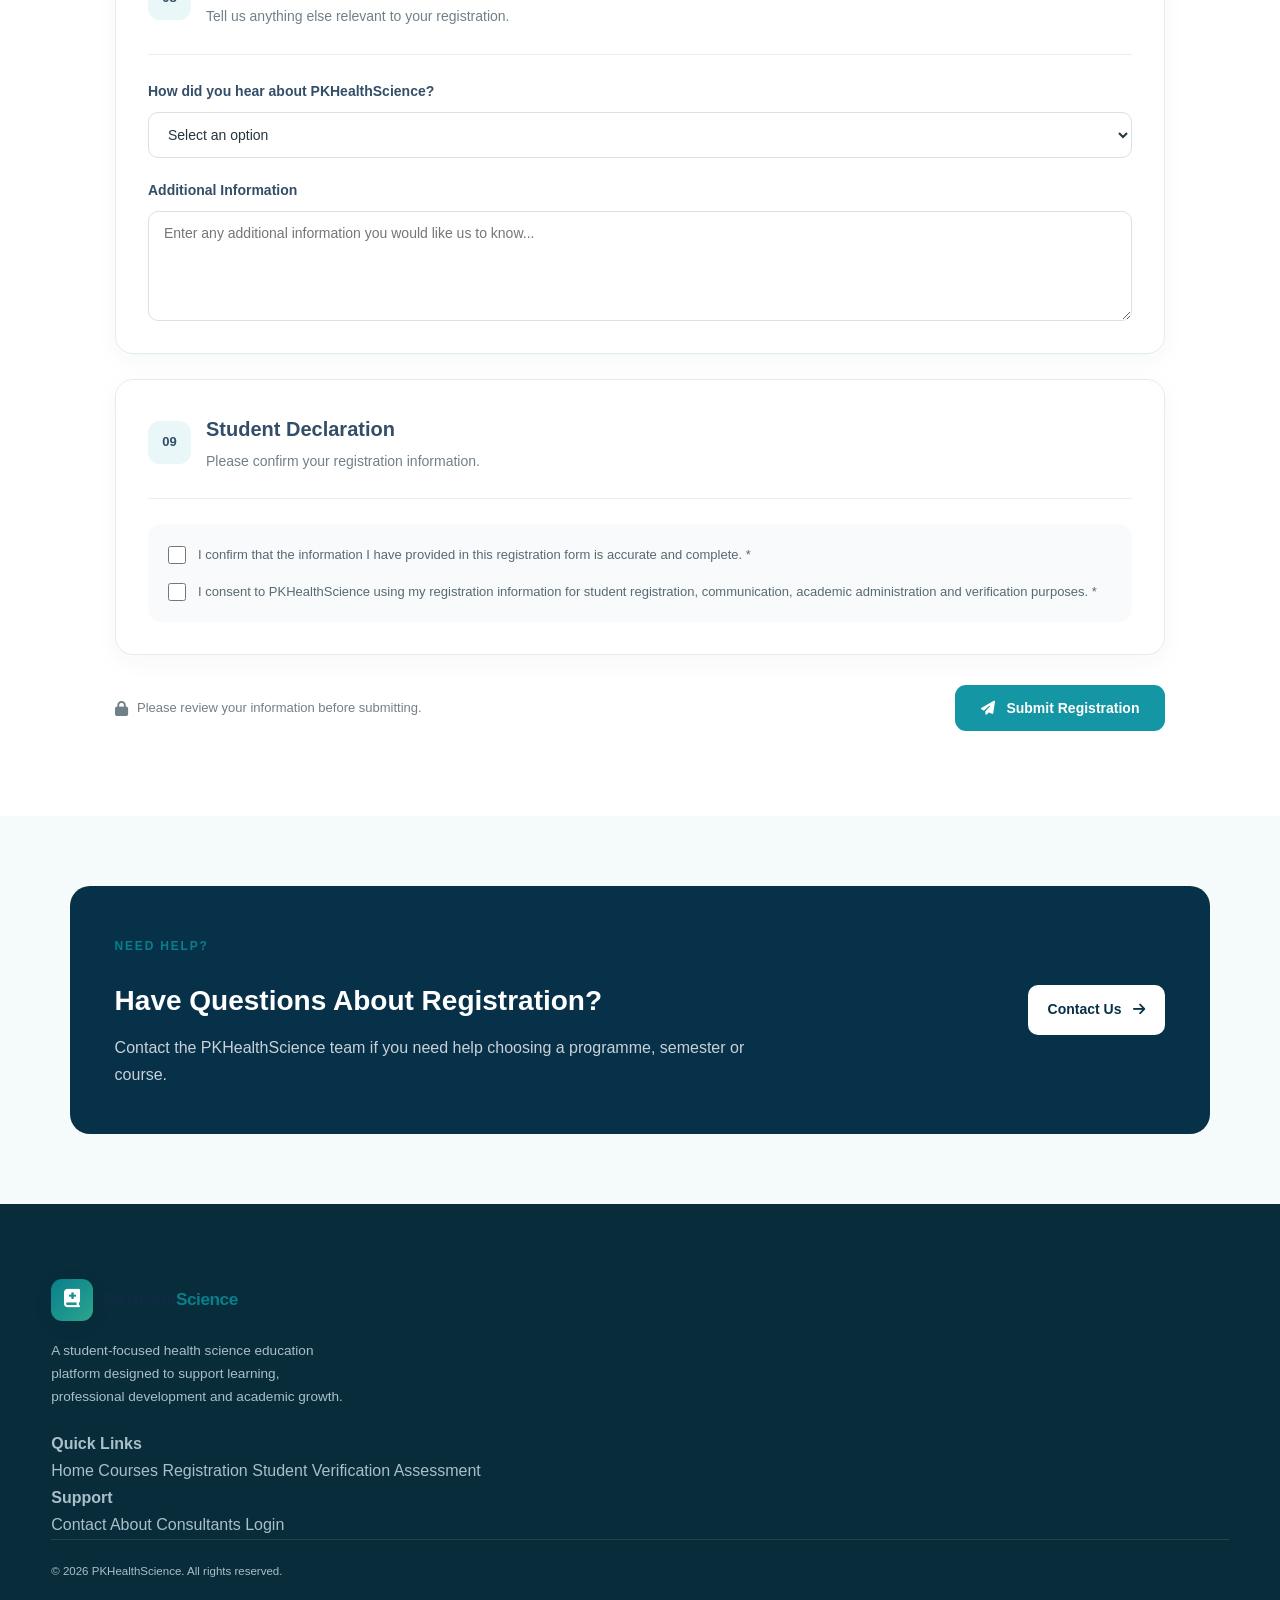
<file: registration.html>
<!DOCTYPE html>
<html lang="en">
<head>
    <meta charset="UTF-8">
    <meta name="viewport" content="width=device-width, initial-scale=1.0">

    <title>Student Registration | PKHealthScience</title>

    <meta
        name="description"
        content="Register as a student at PKHealthScience and select your semester and courses."
    >

    <link rel="stylesheet" href="style.css">

    <!-- Font Awesome -->
    <link
        rel="stylesheet"
        href="https://cdnjs.cloudflare.com/ajax/libs/font-awesome/6.5.2/css/all.min.css"
    >
</head>

<body>

<!-- ================= HEADER ================= -->

<header class="site-header" id="header">

    <div class="container nav-container">

        <a href="index.html" class="logo" aria-label="PKHealthScience Home">

            <span class="logo-icon">
                <i class="fa-solid fa-book-medical"></i>
            </span>

            <span class="logo-text">
                <strong>PKHealth</strong><span>Science</span>
            </span>

        </a>

        <!-- Desktop Navigation -->

        <nav class="desktop-nav" aria-label="Main navigation">

            <a href="index.html" class="nav-link">
                Home
            </a>

            <a href="start-learning.html" class="nav-link">
                Start Learning
            </a>

            <a href="consultants.html" class="nav-link">
                Consultants
            </a>

            <a href="courses.html" class="nav-link">
                Courses
            </a>

            <a href="../index.html#materials" class="nav-link">
                Study Materials
            </a>

            <a href="assessment.html" class="nav-link">
                Assessment
            </a>

            <a href="registration.html" class="nav-link active">
                Registration
            </a>

            <a href="https://www.saueverify.com.ng/" class="nav-link">
                Student Verification
            </a>

            <a href="application.html" class="nav-link">
                Application
            </a>

        </nav>

        <div class="nav-actions">

            <a href="login.html" class="login-link">
                Login
            </a>


        </div>

        <!-- Mobile Menu Button -->

        <button
            class="menu-toggle"
            id="menuToggle"
            type="button"
            aria-label="Open navigation menu"
            aria-expanded="false"
            aria-controls="mobileMenu"
        >
            <span></span>
            <span></span>
            <span></span>
        </button>

    </div>

</header>


<!-- ================= MOBILE MENU ================= -->

<div class="mobile-menu" id="mobileMenu">

    <div class="mobile-menu-header">

        <div class="mobile-menu-title">
            <i class="fa-solid fa-book-medical"></i>
            PKHealthScience
        </div>

        <button
            class="menu-close"
            id="menuClose"
            type="button"
            aria-label="Close navigation menu"
        >
            <i class="fa-solid fa-xmark"></i>
        </button>

    </div>


    <nav class="mobile-nav">

        <a href="../index.html" class="mobile-nav-link">
            <i class="fa-solid fa-house"></i>
            <span>Home</span>
        </a>

        <a href="start-learning.html" class="mobile-nav-link">
            <i class="fa-solid fa-graduation-cap"></i>
            <span>Start Learning</span>
        </a>

        <a href="consultants.html" class="mobile-nav-link">
            <i class="fa-solid fa-user-doctor"></i>
            <span>Consultants</span>
        </a>

        <a href="courses.html" class="mobile-nav-link">
            <i class="fa-solid fa-book-open"></i>
            <span>Courses</span>
        </a>

        <a href="../index.html#topics" class="mobile-nav-link">
            <i class="fa-solid fa-stethoscope"></i>
            <span>Health Science Topics</span>
        </a>

        <a href="../index.html#materials" class="mobile-nav-link">
            <i class="fa-solid fa-folder-open"></i>
            <span>Study Materials</span>
        </a>

        <a href="assessment.html" class="mobile-nav-link">
            <i class="fa-solid fa-clipboard-check"></i>
            <span>Assessment</span>
        </a>

        <a href="registration.html" class="mobile-nav-link">
            <i class="fa-solid fa-user-plus"></i>
            <span>Registration</span>
        </a>

        <a href="student-verification.html" class="mobile-nav-link">
            <i class="fa-solid fa-id-card"></i>
            <span>Student Verification</span>
        </a>

        <a href="application.html" class="mobile-nav-link">
            <i class="fa-solid fa-file-signature"></i>
            <span>Application</span>
        </a>

        <a href="login.html" class="mobile-nav-link">
            <i class="fa-solid fa-right-to-bracket"></i>
            <span>Login</span>
        </a>


        <a href="contact.html" class="mobile-nav-link">
            <i class="fa-solid fa-envelope"></i>
            <span>Contact</span>
        </a>

        <a href="about.html" class="mobile-nav-link">
            <i class="fa-solid fa-circle-info"></i>
            <span>About</span>
        </a>

    </nav>

</div>

<div class="menu-overlay" id="menuOverlay"></div>


<!-- ================= REGISTRATION HERO ================= -->

<section class="registration-hero">

    <div class="container registration-hero-content">

        <div class="registration-hero-icon">
            <i class="fa-solid fa-user-graduate"></i>
        </div>

        <span class="registration-label">
            STUDENT REGISTRATION
        </span>

        <h1>
            Register as a
            <span>PKHealthScience Student</span>
        </h1>

        <p>
            Complete your student information, select your semester,
            and register for the courses you want to study.
        </p>

    </div>

</section>


<!-- ================= REGISTRATION INFORMATION ================= -->

<section class="registration-info">

    <div class="container">

        <div class="registration-info-grid">

            <div class="registration-info-card">

                <div class="registration-info-icon">
                    <i class="fa-solid fa-list-check"></i>
                </div>

                <h3>Choose Your Semester</h3>

                <p>
                    Select the semester you are registering for and
                    complete the corresponding course selections.
                </p>

            </div>


            <div class="registration-info-card">

                <div class="registration-info-icon">
                    <i class="fa-solid fa-book-open"></i>
                </div>

                <h3>Register Your Courses</h3>

                <p>
                    Select at least four courses from the available
                    health-science course options.
                </p>

            </div>


            <div class="registration-info-card">

                <div class="registration-info-icon">
                    <i class="fa-solid fa-paper-plane"></i>
                </div>

                <h3>Submit Registration</h3>

                <p>
                    Review your information carefully before submitting
                    your registration form.
                </p>

            </div>

        </div>

    </div>

</section>


<!-- ================= REGISTRATION FORM ================= -->

<section class="registration-application">

    <div class="container">

        <div class="registration-form-wrapper">

            <div class="registration-form-heading">

                <span class="section-label">
                    STUDENT REGISTRATION FORM
                </span>

                <h2>
                    Complete Your Registration
                </h2>

                <p>
                    Please provide accurate information. Your registration
                    details will be sent securely to the PKHealthScience
                    registration team for processing.
                </p>

            </div>


            <div class="registration-notice">

                <i class="fa-solid fa-circle-info"></i>

                <div>
                    <strong>Before you submit</strong>

                    <p>
                        Make sure your name, email address, programme,
                        semester and selected courses are correct.
                        You must select at least four courses.
                    </p>

                </div>

            </div>


            <!-- FORM -->

            <form
                class="registration-form"
                action="https://formsubmit.co/pkhealthscience@gmail.com"
                method="POST"
            >

                <!-- FormSubmit settings -->

                <input
                    type="hidden"
                    name="_subject"
                    value="New PKHealthScience Student Registration"
                >

                <input
                    type="hidden"
                    name="_template"
                    value="table"
                >

                <input
                    type="hidden"
                    name="_captcha"
                    value="true"
                >

                <input
                    type="hidden"
                    name="_autoresponse"
                    value="Thank you for registering with PKHealthScience. Your student registration form has been received successfully. Our registration team will review your information and contact you using the email address you provided. Please keep your registration information available for future reference. — PKHealthScience"
                >

                <!-- Honeypot -->

                <input
                    type="text"
                    name="_honey"
                    style="display:none"
                    tabindex="-1"
                    autocomplete="off"
                >


                <!-- ================= SECTION 1 ================= -->

                <div class="registration-form-section">

                    <div class="registration-section-title">

                        <span>01</span>

                        <div>
                            <h3>Personal Information</h3>
                            <p>Tell us about yourself.</p>
                        </div>

                    </div>


                    <div class="registration-form-grid">

                        <div class="registration-form-group">

                            <label for="firstName">
                                First Name *
                            </label>

                            <input
                                type="text"
                                id="firstName"
                                name="first_name"
                                placeholder="Enter your first name"
                                required
                            >

                        </div>


                        <div class="registration-form-group">

                            <label for="lastName">
                                Last Name *
                            </label>

                            <input
                                type="text"
                                id="lastName"
                                name="last_name"
                                placeholder="Enter your last name"
                                required
                            >

                        </div>


                        <div class="registration-form-group">

                            <label for="otherNames">
                                Other Names
                            </label>

                            <input
                                type="text"
                                id="otherNames"
                                name="other_names"
                                placeholder="Enter other names"
                            >

                        </div>


                        <div class="registration-form-group">

                            <label for="dateOfBirth">
                                Date of Birth *
                            </label>

                            <input
                                type="date"
                                id="dateOfBirth"
                                name="date_of_birth"
                                required
                            >

                        </div>


                        <div class="registration-form-group">

                            <label for="gender">
                                Gender *
                            </label>

                            <select
                                id="gender"
                                name="gender"
                                required
                            >

                                <option value="">
                                    Select gender
                                </option>

                                <option value="Male">
                                    Male
                                </option>

                                <option value="Female">
                                    Female
                                </option>

                                <option value="Prefer not to say">
                                    Prefer not to say
                                </option>

                            </select>

                        </div>


                        <div class="registration-form-group">

                            <label for="nationality">
                                Nationality *
                            </label>

                            <input
                                type="text"
                                id="nationality"
                                name="nationality"
                                placeholder="Enter nationality"
                                required
                            >

                        </div>


                        <div class="registration-form-group">

                            <label for="email">
                                Email Address *
                            </label>

                            <input
                                type="email"
                                id="email"
                                name="email"
                                placeholder="you@example.com"
                                required
                            >

                        </div>


                        <div class="registration-form-group">

                            <label for="phone">
                                Phone Number *
                            </label>

                            <input
                                type="tel"
                                id="phone"
                                name="phone"
                                placeholder="+234..."
                                required
                            >

                        </div>

                    </div>

                </div>


                <!-- ================= SECTION 2 ================= -->

                <div class="registration-form-section">

                    <div class="registration-section-title">

                        <span>02</span>

                        <div>
                            <h3>Programme Information</h3>
                            <p>Select your academic programme.</p>
                        </div>

                    </div>


                    <div class="registration-form-grid">

                        <div class="registration-form-group">

                            <label for="programme">
                                Programme / Course of Study *
                            </label>

                            <select
                                id="programme"
                                name="programme"
                                required
                            >

                                <option value="">
                                    Select programme
                                </option>

                                <option value="Health Care Management">
                                    Health Care Management
                                </option>

                                <option value="Caregiver Studies">
                                    Caregiver Studies
                                </option>

                                <option value="Health Assistance">
                                    Health Assistance
                                </option>

                                <option value="Medical Office Management">
                                    Medical Office Management
                                </option>

                                <option value="Health Care Standards">
                                    Health Care Standards
                                </option>

                                <option value="Caregiving">
                                    Caregiving
                                </option>

                                <option value="Infection Control and Prevention">
                                    Infection Control and Prevention
                                </option>

                                <option value="Medication Management and Administration">
                                    Medication Management and Administration
                                </option>

                                <option value="Food Safety and Hygiene">
                                    Food Safety and Hygiene
                                </option>

                                <option value="Infection Control in Health Care">
                                    Infection Control in Health Care
                                </option>

                                <option value="HIPAA Compliance Essentials">
                                    HIPAA Compliance Essentials
                                </option>

                                <option value="Clinical Neurophysiology">
                                    Clinical Neurophysiology
                                </option>

                                <option value="Other Health Science Programme">
                                    Other Health Science Programme
                                </option>

                            </select>

                        </div>


                        <div class="registration-form-group">

                            <label for="academicLevel">
                                Academic Level *
                            </label>

                            <select
                                id="academicLevel"
                                name="academic_level"
                                required
                            >

                                <option value="">
                                    Select level
                                </option>

                                <option value="Level 1">
                                    Level 1
                                </option>

                                <option value="Level 2">
                                    Level 2
                                </option>

                                <option value="Level 3">
                                    Level 3
                                </option>

                                <option value="Level 4">
                                    Level 4
                                </option>

                                <option value="Professional / Continuing Education">
                                    Professional / Continuing Education
                                </option>

                            </select>

                        </div>


                        <div class="registration-form-group">

                            <label for="academicSession">
                                Academic Session *
                            </label>

                            <select
                                id="academicSession"
                                name="academic_session"
                                required
                            >

                                <option value="">
                                    Select session
                                </option>

                                <option value="2026/2027">
                                    2026/2027
                                </option>

                                <option value="2027/2028">
                                    2027/2028
                                </option>

                                <option value="2028/2029">
                                    2028/2029
                                </option>

                            </select>

                        </div>


                        <div class="registration-form-group">

                            <label for="studentType">
                                Student Type *
                            </label>

                            <select
                                id="studentType"
                                name="student_type"
                                required
                            >

                                <option value="">
                                    Select student type
                                </option>

                                <option value="New Student">
                                    New Student
                                </option>

                                <option value="Returning Student">
                                    Returning Student
                                </option>

                                <option value="Transfer Student">
                                    Transfer Student
                                </option>

                                <option value="Professional Learner">
                                    Professional Learner
                                </option>

                            </select>

                        </div>

                    </div>

                </div>


                <!-- ================= SECTION 3 ================= -->

                <div class="registration-form-section">

                    <div class="registration-section-title">

                        <span>03</span>

                        <div>
                            <h3>Semester Registration</h3>

                            <p>
                                Select the semester you are registering for.
                            </p>

                        </div>

                    </div>


                    <div class="semester-selection">

                        <label class="semester-option">

                            <input
                                type="radio"
                                name="semester"
                                value="1st Semester"
                                required
                            >

                            <span class="semester-card">

                                <i class="fa-solid fa-1"></i>

                                <strong>
                                    1st Semester
                                </strong>

                                <small>
                                    First semester courses
                                </small>

                            </span>

                        </label>


                        <label class="semester-option">

                            <input
                                type="radio"
                                name="semester"
                                value="2nd Semester"
                            >

                            <span class="semester-card">

                                <i class="fa-solid fa-2"></i>

                                <strong>
                                    2nd Semester
                                </strong>

                                <small>
                                    Second semester courses
                                </small>

                            </span>

                        </label>


                        <label class="semester-option">

                            <input
                                type="radio"
                                name="semester"
                                value="3rd Semester"
                            >

                            <span class="semester-card">

                                <i class="fa-solid fa-3"></i>

                                <strong>
                                    3rd Semester
                                </strong>

                                <small>
                                    Third semester courses
                                </small>

                            </span>

                        </label>


                        <label class="semester-option">

                            <input
                                type="radio"
                                name="semester"
                                value="4th Semester"
                            >

                            <span class="semester-card">

                                <i class="fa-solid fa-4"></i>

                                <strong>
                                    4th Semester
                                </strong>

                                <small>
                                    Fourth semester courses
                                </small>

                            </span>

                        </label>

                    </div>

                </div>


                <!-- ================= SECTION 4 ================= -->

                <div class="registration-form-section">

                    <div class="registration-section-title">

                        <span>04</span>

                        <div>

                            <h3>Course Registration</h3>

                            <p>
                                Select at least four courses for this semester.
                            </p>

                        </div>

                    </div>


                    <div class="course-registration-notice">

                        <i class="fa-solid fa-circle-check"></i>

                        <span>
                            You must select <strong>at least 4 courses</strong>.
                            You may select more where applicable.
                        </span>

                    </div>


                    <div class="course-selection-grid">


                        <label class="course-checkbox">

                            <input
                                type="checkbox"
                                name="courses[]"
                                value="Health Care Management"
                            >

                            <span>
                                Health Care Management
                            </span>

                        </label>


                        <label class="course-checkbox">

                            <input
                                type="checkbox"
                                name="courses[]"
                                value="Caregiver Studies"
                            >

                            <span>
                                Caregiver Studies
                            </span>

                        </label>


                        <label class="course-checkbox">

                            <input
                                type="checkbox"
                                name="courses[]"
                                value="Health Assistance"
                            >

                            <span>
                                Health Assistance
                            </span>

                        </label>


                        <label class="course-checkbox">

                            <input
                                type="checkbox"
                                name="courses[]"
                                value="Medical Office Management"
                            >

                            <span>
                                Medical Office Management
                            </span>

                        </label>


                        <label class="course-checkbox">

                            <input
                                type="checkbox"
                                name="courses[]"
                                value="Health Care Standards"
                            >

                            <span>
                                Health Care Standards
                            </span>

                        </label>


                        <label class="course-checkbox">

                            <input
                                type="checkbox"
                                name="courses[]"
                                value="Caregiving"
                            >

                            <span>
                                Caregiving
                            </span>

                        </label>


                        <label class="course-checkbox">

                            <input
                                type="checkbox"
                                name="courses[]"
                                value="Essential Infection Control and Prevention Skills"
                            >

                            <span>
                                Essential Infection Control and Prevention Skills
                            </span>

                        </label>


                        <label class="course-checkbox">

                            <input
                                type="checkbox"
                                name="courses[]"
                                value="Medication Management and Administration"
                            >

                            <span>
                                Medication Management and Administration
                            </span>

                        </label>


                        <label class="course-checkbox">

                            <input
                                type="checkbox"
                                name="courses[]"
                                value="Food Safety and Hygiene"
                            >

                            <span>
                                Food Safety and Hygiene
                            </span>

                        </label>


                        <label class="course-checkbox">

                            <input
                                type="checkbox"
                                name="courses[]"
                                value="Infection Control in Health Care"
                            >

                            <span>
                                Infection Control in Health Care
                            </span>

                        </label>


                        <label class="course-checkbox">

                            <input
                                type="checkbox"
                                name="courses[]"
                                value="HIPAA Compliance Essentials"
                            >

                            <span>
                                HIPAA Compliance Essentials
                            </span>

                        </label>


                        <label class="course-checkbox">

                            <input
                                type="checkbox"
                                name="courses[]"
                                value="Bloodborne Pathogens (BBP)"
                            >

                            <span>
                                Bloodborne Pathogens (BBP)
                            </span>

                        </label>


                        <label class="course-checkbox">

                            <input
                                type="checkbox"
                                name="courses[]"
                                value="Elderly Care and Caring for the Disabled"
                            >

                            <span>
                                Elderly Care and Caring for the Disabled
                            </span>

                        </label>


                        <label class="course-checkbox">

                            <input
                                type="checkbox"
                                name="courses[]"
                                value="Dysphagia Awareness Training"
                            >

                            <span>
                                Dysphagia Awareness Training
                            </span>

                        </label>


                        <label class="course-checkbox">

                            <input
                                type="checkbox"
                                name="courses[]"
                                value="CPR, AED and First Aid"
                            >

                            <span>
                                CPR, AED and First Aid
                            </span>

                        </label>


                        <label class="course-checkbox">

                            <input
                                type="checkbox"
                                name="courses[]"
                                value="Clinical Neurophysiology"
                            >

                            <span>
                                Clinical Neurophysiology
                            </span>

                        </label>

                    </div>

                </div>


                <!-- ================= SECTION 5 ================= -->

                <div class="registration-form-section">

                    <div class="registration-section-title">

                        <span>05</span>

                        <div>

                            <h3>Educational Background</h3>

                            <p>
                                Provide your previous educational information.
                            </p>

                        </div>

                    </div>


                    <div class="registration-form-grid">

                        <div class="registration-form-group">

                            <label for="previousQualification">
                                Highest Previous Qualification *
                            </label>

                            <select
                                id="previousQualification"
                                name="previous_qualification"
                                required
                            >

                                <option value="">
                                    Select qualification
                                </option>

                                <option value="Secondary School Certificate">
                                    Secondary School Certificate
                                </option>

                                <option value="Certificate">
                                    Certificate
                                </option>

                                <option value="Diploma">
                                    Diploma
                                </option>

                                <option value="ND">
                                    National Diploma (ND)
                                </option>

                                <option value="HND">
                                    Higher National Diploma (HND)
                                </option>

                                <option value="Bachelor's Degree">
                                    Bachelor's Degree
                                </option>

                                <option value="Master's Degree">
                                    Master's Degree
                                </option>

                                <option value="Other">
                                    Other
                                </option>

                            </select>

                        </div>


                        <div class="registration-form-group">

                            <label for="institution">
                                Previous Institution
                            </label>

                            <input
                                type="text"
                                id="institution"
                                name="previous_institution"
                                placeholder="Name of institution"
                            >

                        </div>


                        <div class="registration-form-group">

                            <label for="yearCompleted">
                                Year Completed
                            </label>

                            <input
                                type="number"
                                id="yearCompleted"
                                name="year_completed"
                                min="1950"
                                max="2035"
                                placeholder="e.g. 2025"
                            >

                        </div>


                        <div class="registration-form-group">

                            <label for="studyMode">
                                Preferred Study Mode *
                            </label>

                            <select
                                id="studyMode"
                                name="study_mode"
                                required
                            >

                                <option value="">
                                    Select study mode
                                </option>

                                <option value="Online">
                                    Online
                                </option>

                                <option value="Hybrid">
                                    Hybrid
                                </option>

                                <option value="On-site">
                                    On-site
                                </option>

                            </select>

                        </div>

                    </div>

                </div>


                <!-- ================= SECTION 6 ================= -->

                <div class="registration-form-section">

                    <div class="registration-section-title">

                        <span>06</span>

                        <div>

                            <h3>Address Information</h3>

                            <p>
                                Provide your current contact address.
                            </p>

                        </div>

                    </div>


                    <div class="registration-form-grid">

                        <div class="registration-form-group registration-full">

                            <label for="address">
                                Residential Address *
                            </label>

                            <textarea
                                id="address"
                                name="residential_address"
                                rows="3"
                                placeholder="Enter your residential address"
                                required
                            ></textarea>

                        </div>


                        <div class="registration-form-group">

                            <label for="country">
                                Country *
                            </label>

                            <input
                                type="text"
                                id="country"
                                name="country"
                                value="Nigeria"
                                required
                            >

                        </div>


                        <div class="registration-form-group">

                            <label for="state">
                                State *
                            </label>

                            <input
                                type="text"
                                id="state"
                                name="state"
                                placeholder="Enter your state"
                                required
                            >

                        </div>


                        <div class="registration-form-group">

                            <label for="city">
                                City / Town *
                            </label>

                            <input
                                type="text"
                                id="city"
                                name="city"
                                placeholder="Enter your city or town"
                                required
                            >

                        </div>

                    </div>

                </div>


                <!-- ================= SECTION 7 ================= -->

                <div class="registration-form-section">

                    <div class="registration-section-title">

                        <span>07</span>

                        <div>

                            <h3>Parent / Guardian / Emergency Contact</h3>

                            <p>
                                Provide a person we can contact when necessary.
                            </p>

                        </div>

                    </div>


                    <div class="registration-form-grid">

                        <div class="registration-form-group">

                            <label for="guardianName">
                                Full Name *
                            </label>

                            <input
                                type="text"
                                id="guardianName"
                                name="guardian_name"
                                placeholder="Full name"
                                required
                            >

                        </div>


                        <div class="registration-form-group">

                            <label for="relationship">
                                Relationship *
                            </label>

                            <input
                                type="text"
                                id="relationship"
                                name="guardian_relationship"
                                placeholder="e.g. Parent, Guardian, Sibling"
                                required
                            >

                        </div>


                        <div class="registration-form-group">

                            <label for="guardianPhone">
                                Phone Number *
                            </label>

                            <input
                                type="tel"
                                id="guardianPhone"
                                name="guardian_phone"
                                placeholder="+234..."
                                required
                            >

                        </div>


                        <div class="registration-form-group">

                            <label for="guardianEmail">
                                Email Address
                            </label>

                            <input
                                type="email"
                                id="guardianEmail"
                                name="guardian_email"
                                placeholder="guardian@example.com"
                            >

                        </div>

                    </div>

                </div>


                <!-- ================= SECTION 8 ================= -->

                <div class="registration-form-section">

                    <div class="registration-section-title">

                        <span>08</span>

                        <div>

                            <h3>Additional Information</h3>

                            <p>
                                Tell us anything else relevant to your registration.
                            </p>

                        </div>

                    </div>


                    <div class="registration-form-grid">

                        <div class="registration-form-group registration-full">

                            <label for="howHeard">
                                How did you hear about PKHealthScience?
                            </label>

                            <select
                                id="howHeard"
                                name="how_you_heard"
                            >

                                <option value="">
                                    Select an option
                                </option>

                                <option value="Social Media">
                                    Social Media
                                </option>

                                <option value="Friend or Family">
                                    Friend or Family
                                </option>

                                <option value="School">
                                    School
                                </option>

                                <option value="Search Engine">
                                    Search Engine
                                </option>

                                <option value="WhatsApp">
                                    WhatsApp
                                </option>

                                <option value="Referral">
                                    Referral
                                </option>

                                <option value="Other">
                                    Other
                                </option>

                            </select>

                        </div>


                        <div class="registration-form-group registration-full">

                            <label for="additionalInformation">
                                Additional Information
                            </label>

                            <textarea
                                id="additionalInformation"
                                name="additional_information"
                                rows="5"
                                placeholder="Enter any additional information you would like us to know..."
                            ></textarea>

                        </div>

                    </div>

                </div>


                <!-- ================= SECTION 9 ================= -->

                <div class="registration-form-section">

                    <div class="registration-section-title">

                        <span>09</span>

                        <div>

                            <h3>Student Declaration</h3>

                            <p>
                                Please confirm your registration information.
                            </p>

                        </div>

                    </div>


                    <div class="registration-declaration">

                        <label class="registration-checkbox">

                            <input
                                type="checkbox"
                                name="information_declaration"
                                value="I confirm that the information provided is accurate"
                                required
                            >

                            <span>
                                I confirm that the information I have provided
                                in this registration form is accurate and complete.
                                *

                            </span>

                        </label>


                        <label class="registration-checkbox">

                            <input
                                type="checkbox"
                                name="data_processing_consent"
                                value="I consent to processing of registration information"
                                required
                            >

                            <span>
                                I consent to PKHealthScience using my registration
                                information for student registration, communication,
                                academic administration and verification purposes. *

                            </span>

                        </label>

                    </div>

                </div>


                <!-- ================= SUBMIT ================= -->

                <div class="registration-submit-area">

                    <div class="registration-submit-note">

                        <i class="fa-solid fa-lock"></i>

                        <span>
                            Please review your information before submitting.
                        </span>

                    </div>


                    <button
                        type="submit"
                        class="registration-submit-btn"
                    >

                        <i class="fa-solid fa-paper-plane"></i>

                        Submit Registration

                    </button>

                </div>

            </form>

        </div>

    </div>

</section>


<!-- ================= BOTTOM CTA ================= -->

<section class="registration-bottom-cta">

    <div class="container">

        <div class="registration-cta-content">

            <div>

                <span class="section-label">
                    NEED HELP?
                </span>

                <h2>
                    Have Questions About Registration?
                </h2>

                <p>
                    Contact the PKHealthScience team if you need help
                    choosing a programme, semester or course.
                </p>

            </div>

            <a href="contact.html" class="registration-cta-btn">
                Contact Us
                <i class="fa-solid fa-arrow-right"></i>
            </a>

        </div>

    </div>

</section>


<!-- ================= FOOTER ================= -->

<footer class="site-footer">

    <div class="container">

        <div class="footer-content">

            <div class="footer-brand">

                <a href="index.html" class="logo">

                    <span class="logo-icon">
                        <i class="fa-solid fa-book-medical"></i>
                    </span>

                    <span class="logo-text">
                        <strong>PKHealth</strong><span>Science</span>
                    </span>

                </a>

                <p>
                    A student-focused health science education platform
                    designed to support learning, professional development
                    and academic growth.
                </p>

            </div>


            <div class="footer-links">

                <h4>Quick Links</h4>

                <a href="index.html">Home</a>
                <a href="courses.html">Courses</a>
                <a href="registration.html">Registration</a>
                <a href="https://www.saueverify.com.ng/">Student Verification</a>
                <a href="assessment.html">Assessment</a>

            </div>


            <div class="footer-links">

                <h4>Support</h4>

                <a href="contact.html">Contact</a>
                <a href="about.html">About</a>
                <a href="consultants.html">Consultants</a>
                <a href="login.html">Login</a>

            </div>

        </div>


        <div class="footer-bottom">

            <p>
                &copy; 2026 PKHealthScience. All rights reserved.
            </p>

        </div>

    </div>

</footer>


<script src="script.js"></script>

</body>
</html>
</file>
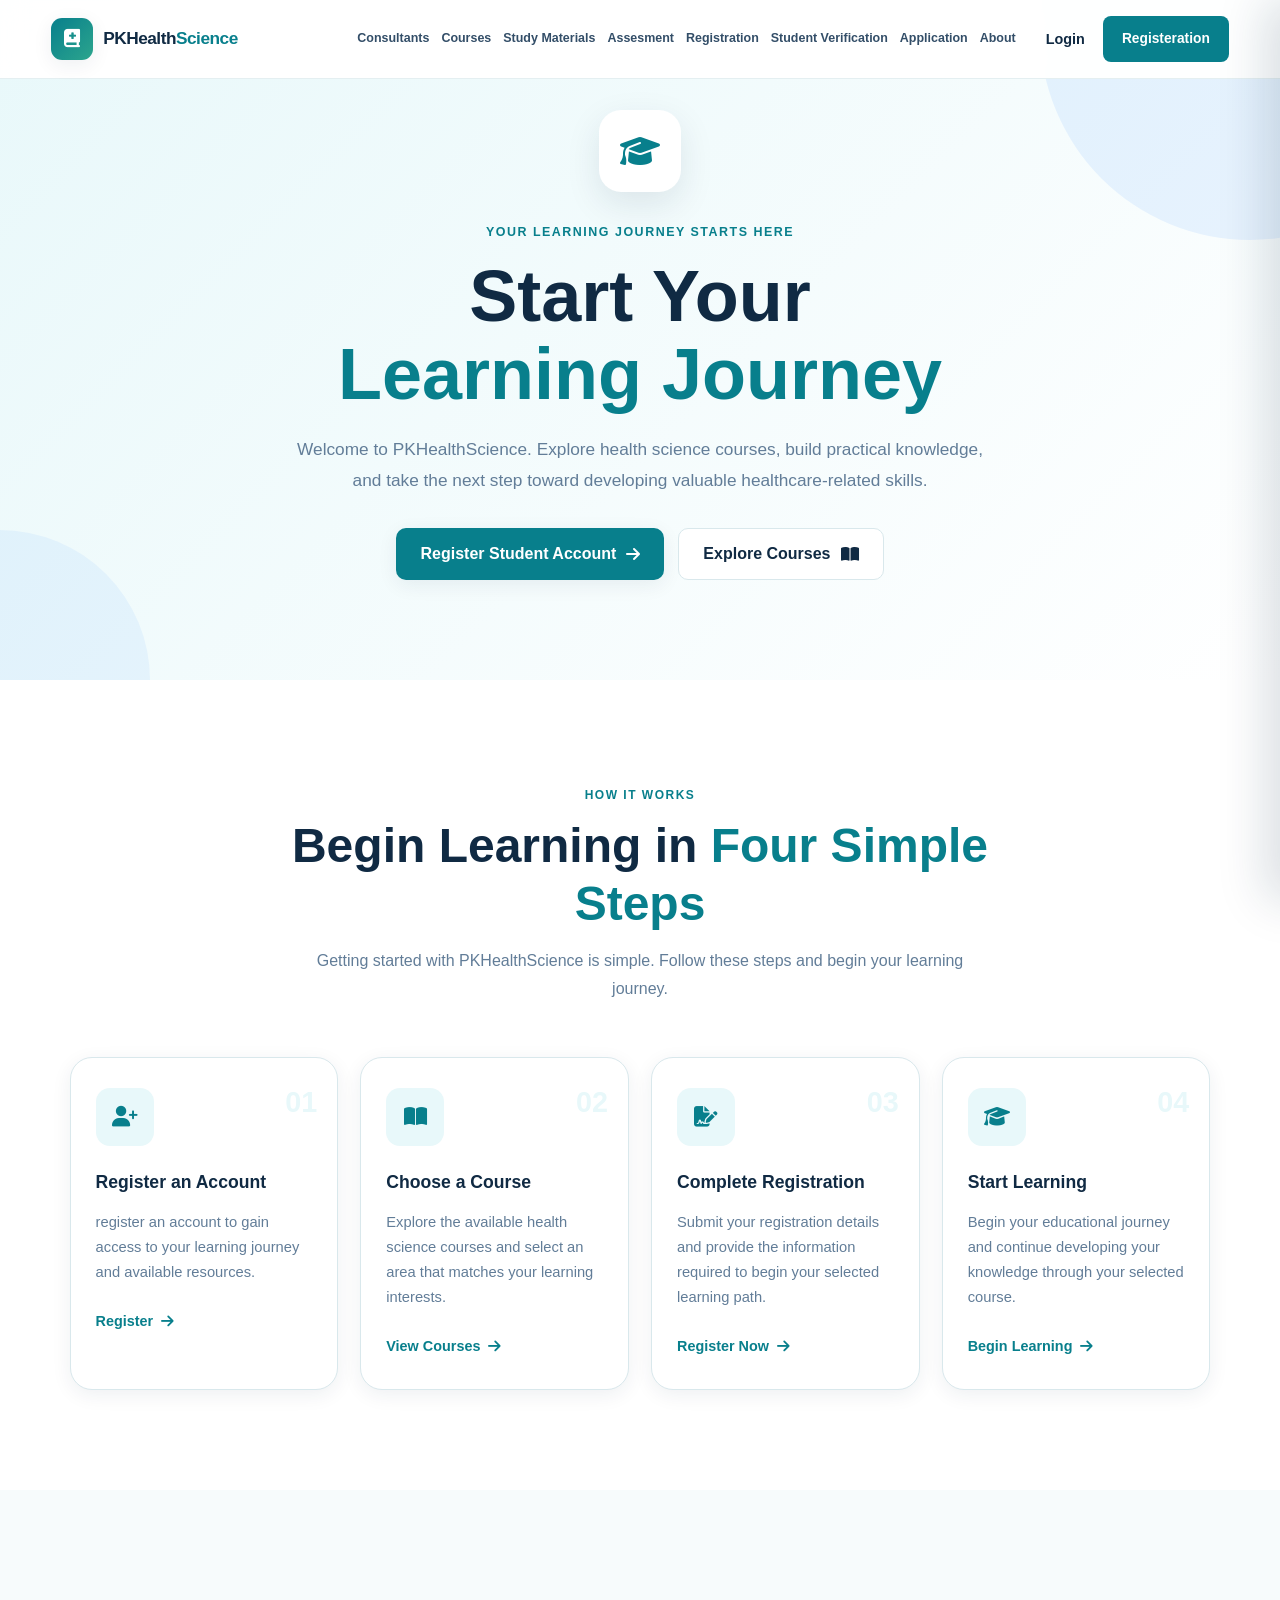
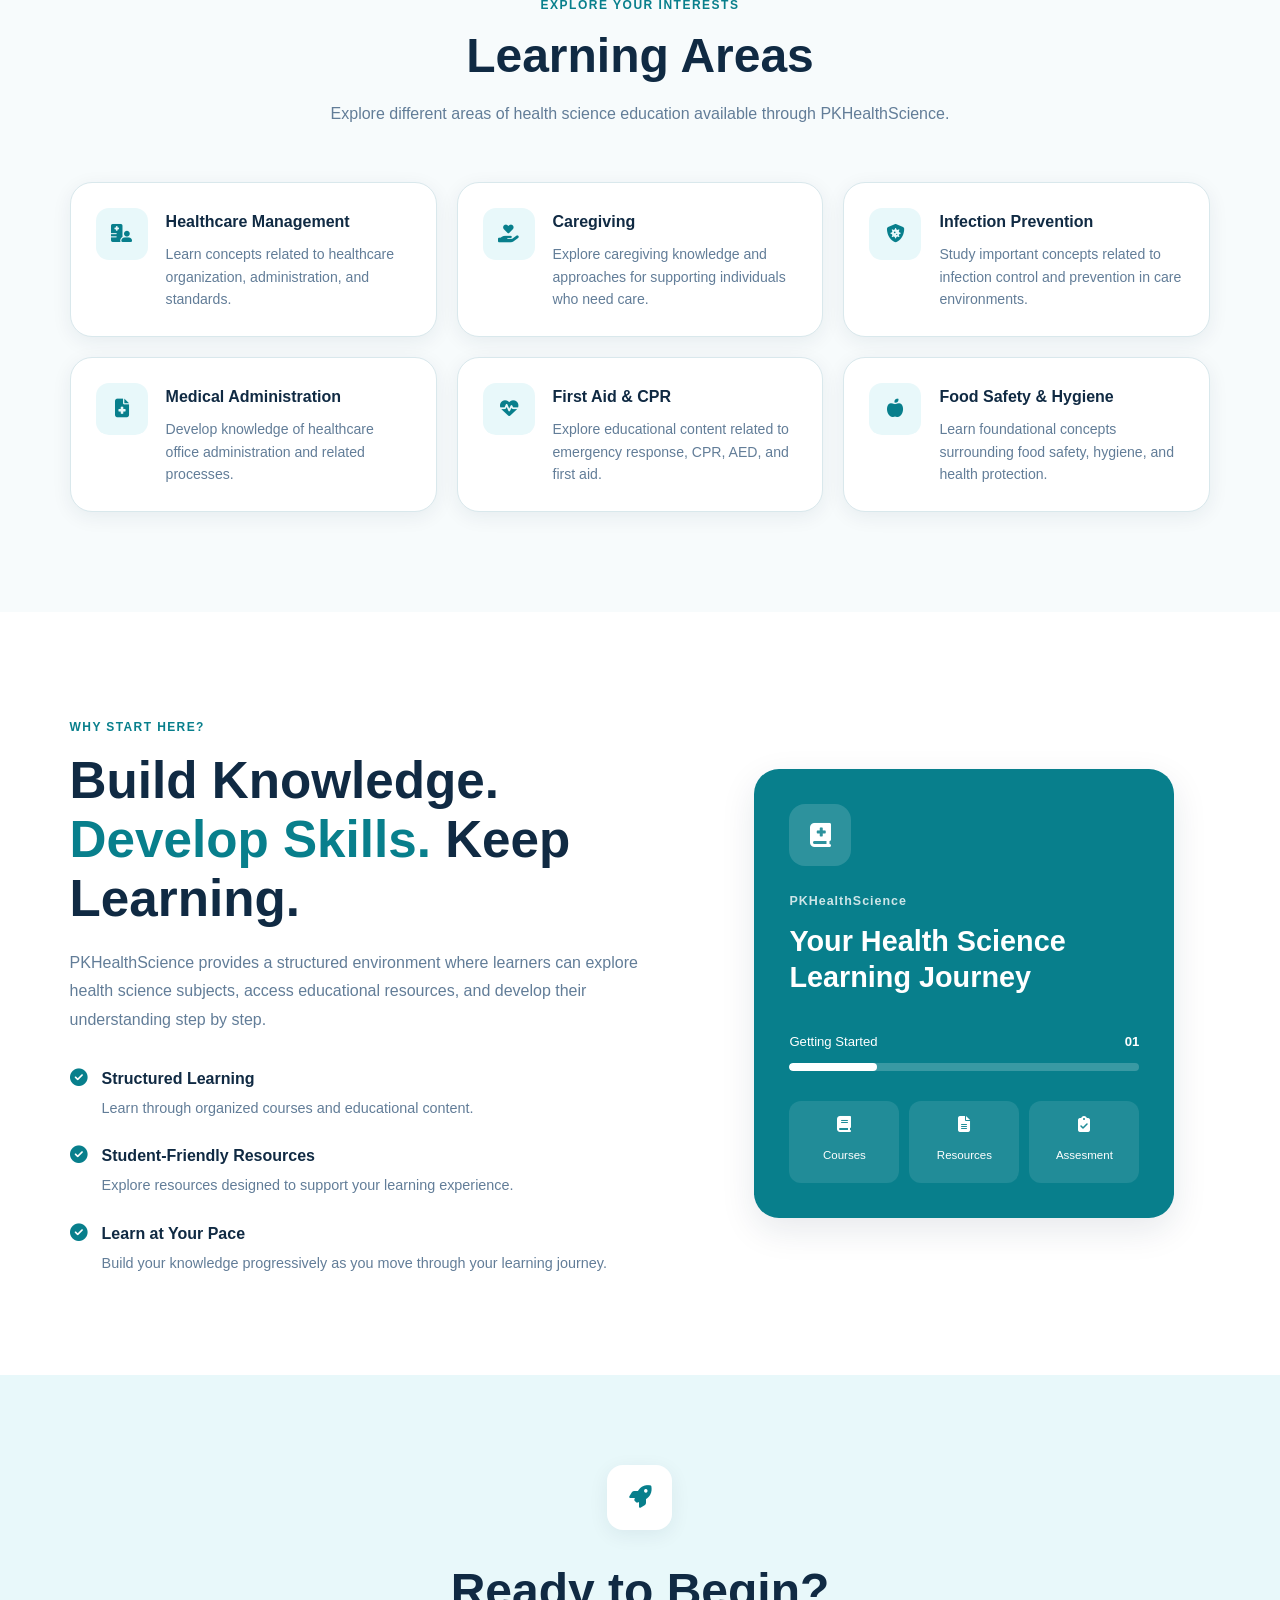
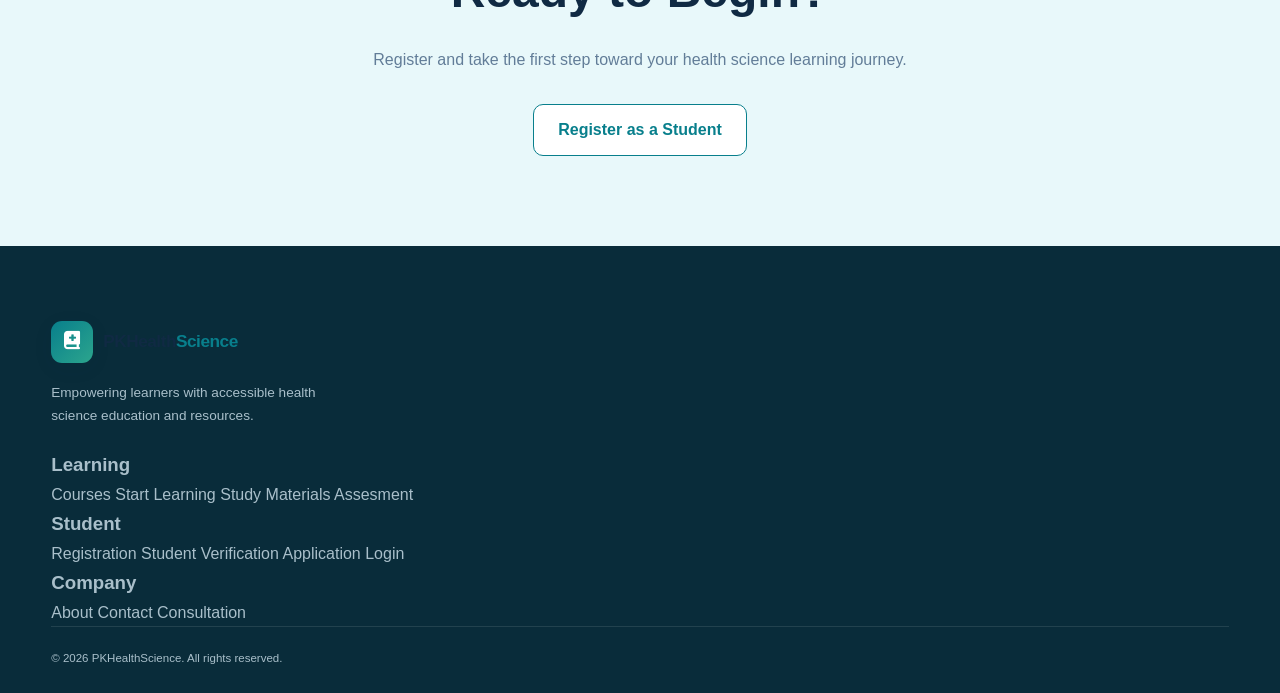
<file: start-learning.html>
<!DOCTYPE html>
<html lang="en">
<head>
    <meta charset="UTF-8">
    <meta name="viewport" content="width=device-width, initial-scale=1.0">

    <title>Start Learning | PKHealthScience</title>

    <meta
        name="description"
        content="Start your health science learning journey with PKHealthScience. Explore courses, register as a student, and begin learning."
    >

    <!-- Font Awesome -->
    <link
        rel="stylesheet"
        href="https://cdnjs.cloudflare.com/ajax/libs/font-awesome/6.5.1/css/all.min.css"
    >

    <!-- Main Website CSS -->
    <link rel="stylesheet" href="style.css">
</head>

<body>

    <!-- ================= HEADER ================= -->

    <header class="site-header" id="header">

        <div class="container nav-container">

            <a href="index.html" class="logo" aria-label="PKHealthScience Home">

                <span class="logo-icon">
                    <i class="fa-solid fa-book-medical"></i>
                </span>

                <span class="logo-text">
                    <strong>PKHealth</strong><span>Science</span>
                </span>

            </a>

            <!-- Desktop Navigation -->

            <nav class="desktop-nav" aria-label="Main navigation">

                <a href="consultants.html" class="nav-link">
                    Consultants
                </a>

                <a href="courses.html" class="nav-link">
                    Courses
                </a>

                <a href="../index.html#materials" class="nav-link">
                    Study Materials
                </a>

                <a href="assesment.html" class="nav-link">
                    Assesment
                </a>

                <a href="registration.html" class="nav-link">
                    Registration
                </a>

                <a href="student-verification.html" class="nav-link">
                    Student Verification
                </a>

                <a href="application.html" class="nav-link">
                    Application
                </a>

                <a href="about.html" class="nav-link">
                    About
                </a>

            </nav>

            <!-- Header Actions -->

            <div class="nav-actions">

                <a href="login.html" class="login-link">
                    Login
                </a>

                <a href="registration.html" class="signup-btn">
                    Registeration
                </a>

            </div>

            <!-- Mobile Menu Button -->

            <button
                class="menu-toggle"
                id="menuToggle"
                type="button"
                aria-label="Open navigation menu"
                aria-expanded="false"
                aria-controls="mobileMenu"
            >
                <span></span>
                <span></span>
                <span></span>
            </button>

        </div>

    </header>


    <!-- ================= MOBILE MENU ================= -->

    <div class="menu-overlay" id="menuOverlay"></div>

    <aside
        class="mobile-menu"
        id="mobileMenu"
        aria-label="Mobile navigation"
        aria-hidden="true"
    >

        <div class="mobile-menu-header">

            <a href="index.html" class="logo mobile-logo">

                <span class="logo-icon">
                    <i class="fa-solid fa-book-medical"></i>
                </span>

                <span class="logo-text">
                    <strong>PKHealth</strong><span>Science</span>
                </span>

            </a>

            <button
                class="menu-close"
                id="menuClose"
                aria-label="Close navigation menu"
                type="button"
            >
                <i class="fa-solid fa-xmark"></i>
            </button>

        </div>


        <nav class="mobile-nav">

            <a href="index.html" class="mobile-nav-link">
                <i class="fa-solid fa-house"></i>
                <span>Home</span>
            </a>

            <a href="start-learning.html" class="mobile-nav-link active">
                <i class="fa-solid fa-graduation-cap"></i>
                <span>Start Learning</span>
            </a>

            <a href="consultants.html" class="mobile-nav-link">
                <i class="fa-solid fa-comments"></i>
                <span>Consultants</span>
            </a>

            <a href="courses.html" class="mobile-nav-link">
                <i class="fa-solid fa-book-open"></i>
                <span>Courses</span>
            </a>

            <a href="../index.html#materials" class="mobile-nav-link">
                <i class="fa-solid fa-file-lines"></i>
                <span>Study Materials</span>
            </a>

            <a href="assesment.html" class="mobile-nav-link">
                <i class="fa-solid fa-brain"></i>
                <span>Assesment</span>
            </a>

            <div class="mobile-divider"></div>

            <a href="registration.html" class="mobile-nav-link">
                <i class="fa-solid fa-user-plus"></i>
                <span>Registration</span>
            </a>

            <a href="https://www.saueverify.com.ng/" class="mobile-nav-link">
                <i class="fa-solid fa-user-check"></i>
                <span>Student Verification</span>
            </a>

            <a href="application.html" class="mobile-nav-link">
                <i class="fa-solid fa-file-signature"></i>
                <span>Application</span>
            </a>

            <a href="login.html" class="mobile-nav-link">
                <i class="fa-solid fa-right-to-bracket"></i>
                <span>Login</span>
            </a>

             <a href="registration.html" class="mobile-nav-link">
                <i class="fa-solid fa-right-to-bracket"></i>
                <span>Registeration</span>
            </a>

            
            <a href="contact.html" class="mobile-nav-link">
                <i class="fa-solid fa-phone"></i>
                <span>Contact</span>
            </a>

            <a href="about.html" class="mobile-nav-link">
                <i class="fa-solid fa-circle-info"></i>
                <span>About</span>
            </a>

        </nav>

    </aside>


    <!-- ================= START LEARNING HERO ================= -->

    <main>

        <section class="start-learning-hero">

            <div class="container start-learning-hero-content">

                <div class="start-learning-icon">
                    <i class="fa-solid fa-graduation-cap"></i>
                </div>

                <span class="start-learning-label">
                    YOUR LEARNING JOURNEY STARTS HERE
                </span>

                <h1>
                    Start Your
                    <span>Learning Journey</span>
                </h1>

                <p>
                    Welcome to PKHealthScience. Explore health science courses,
                    build practical knowledge, and take the next step toward
                    developing valuable healthcare-related skills.
                </p>

                <div class="start-learning-actions">

                    <a href="registration.html" class="start-primary-btn">
                        Register Student Account
                        <i class="fa-solid fa-arrow-right"></i>
                    </a>

                    <a href="courses.html" class="start-secondary-btn">
                        Explore Courses
                        <i class="fa-solid fa-book-open"></i>
                    </a>

                </div>

            </div>

        </section>


        <!-- ================= HOW IT WORKS ================= -->

        <section class="learning-steps">

            <div class="container">

                <div class="start-section-heading">

                    <span>HOW IT WORKS</span>

                    <h2>
                        Begin Learning in
                        <strong>Four Simple Steps</strong>
                    </h2>

                    <p>
                        Getting started with PKHealthScience is simple.
                        Follow these steps and begin your learning journey.
                    </p>

                </div>


                <div class="learning-steps-grid">

                    <div class="learning-step-card">

                        <div class="learning-step-number">
                            01
                        </div>

                        <div class="learning-step-icon">
                            <i class="fa-solid fa-user-plus"></i>
                        </div>

                        <h3>Register an Account</h3>

                        <p>
                    register an account to gain access to
                            your learning journey and available resources.
                        </p>

                        <a href="registration.html">
                            Register
                            <i class="fa-solid fa-arrow-right"></i>
                        </a>

                    </div>


                    <div class="learning-step-card">

                        <div class="learning-step-number">
                            02
                        </div>

                        <div class="learning-step-icon">
                            <i class="fa-solid fa-book-open"></i>
                        </div>

                        <h3>Choose a Course</h3>

                        <p>
                            Explore the available health science courses
                            and select an area that matches your learning
                            interests.
                        </p>

                        <a href="courses.html">
                            View Courses
                            <i class="fa-solid fa-arrow-right"></i>
                        </a>

                    </div>


                    <div class="learning-step-card">

                        <div class="learning-step-number">
                            03
                        </div>

                        <div class="learning-step-icon">
                            <i class="fa-solid fa-file-signature"></i>
                        </div>

                        <h3>Complete Registration</h3>

                        <p>
                            Submit your registration details and provide
                            the information required to begin your selected
                            learning path.
                        </p>

                        <a href="registration.html">
                            Register Now
                            <i class="fa-solid fa-arrow-right"></i>
                        </a>

                    </div>


                    <div class="learning-step-card">

                        <div class="learning-step-number">
                            04
                        </div>

                        <div class="learning-step-icon">
                            <i class="fa-solid fa-graduation-cap"></i>
                        </div>

                        <h3>Start Learning</h3>

                        <p>
                            Begin your educational journey and continue
                            developing your knowledge through your selected
                            course.
                        </p>

                        <a href="courses.html">
                            Begin Learning
                            <i class="fa-solid fa-arrow-right"></i>
                        </a>

                    </div>

                </div>

            </div>

        </section>


        <!-- ================= LEARNING AREAS ================= -->

        <section class="learning-areas">

            <div class="container">

                <div class="start-section-heading">

                    <span>EXPLORE YOUR INTERESTS</span>

                    <h2>
                        Learning Areas
                    </h2>

                    <p>
                        Explore different areas of health science education
                        available through PKHealthScience.
                    </p>

                </div>


                <div class="learning-areas-grid">

                    <div class="learning-area-card">

                        <div class="learning-area-icon">
                            <i class="fa-solid fa-hospital-user"></i>
                        </div>

                        <div>
                            <h3>Healthcare Management</h3>
                            <p>
                                Learn concepts related to healthcare
                                organization, administration, and standards.
                            </p>
                        </div>

                    </div>


                    <div class="learning-area-card">

                        <div class="learning-area-icon">
                            <i class="fa-solid fa-hand-holding-heart"></i>
                        </div>

                        <div>
                            <h3>Caregiving</h3>
                            <p>
                                Explore caregiving knowledge and approaches
                                for supporting individuals who need care.
                            </p>
                        </div>

                    </div>


                    <div class="learning-area-card">

                        <div class="learning-area-icon">
                            <i class="fa-solid fa-shield-virus"></i>
                        </div>

                        <div>
                            <h3>Infection Prevention</h3>
                            <p>
                                Study important concepts related to infection
                                control and prevention in care environments.
                            </p>
                        </div>

                    </div>


                    <div class="learning-area-card">

                        <div class="learning-area-icon">
                            <i class="fa-solid fa-file-medical"></i>
                        </div>

                        <div>
                            <h3>Medical Administration</h3>
                            <p>
                                Develop knowledge of healthcare office
                                administration and related processes.
                            </p>
                        </div>

                    </div>


                    <div class="learning-area-card">

                        <div class="learning-area-icon">
                            <i class="fa-solid fa-heart-pulse"></i>
                        </div>

                        <div>
                            <h3>First Aid & CPR</h3>
                            <p>
                                Explore educational content related to
                                emergency response, CPR, AED, and first aid.
                            </p>
                        </div>

                    </div>


                    <div class="learning-area-card">

                        <div class="learning-area-icon">
                            <i class="fa-solid fa-apple-whole"></i>
                        </div>

                        <div>
                            <h3>Food Safety & Hygiene</h3>
                            <p>
                                Learn foundational concepts surrounding
                                food safety, hygiene, and health protection.
                            </p>
                        </div>

                    </div>

                </div>

            </div>

        </section>


        <!-- ================= WHY PKHEALTHSCIENCE ================= -->

        <section class="why-learning">

            <div class="container why-learning-grid">

                <div class="why-learning-content">

                    <span class="start-section-tag">
                        WHY START HERE?
                    </span>

                    <h2>
                        Build Knowledge.
                        <span>Develop Skills.</span>
                        Keep Learning.
                    </h2>

                    <p>
                        PKHealthScience provides a structured environment
                        where learners can explore health science subjects,
                        access educational resources, and develop their
                        understanding step by step.
                    </p>


                    <div class="learning-benefits">

                        <div class="learning-benefit">

                            <i class="fa-solid fa-circle-check"></i>

                            <div>
                                <h3>Structured Learning</h3>
                                <p>
                                    Learn through organized courses and
                                    educational content.
                                </p>
                            </div>

                        </div>


                        <div class="learning-benefit">

                            <i class="fa-solid fa-circle-check"></i>

                            <div>
                                <h3>Student-Friendly Resources</h3>
                                <p>
                                    Explore resources designed to support
                                    your learning experience.
                                </p>
                            </div>

                        </div>


                        <div class="learning-benefit">

                            <i class="fa-solid fa-circle-check"></i>

                            <div>
                                <h3>Learn at Your Pace</h3>
                                <p>
                                    Build your knowledge progressively as
                                    you move through your learning journey.
                                </p>
                            </div>

                        </div>

                    </div>

                </div>


                <div class="why-learning-visual">

                    <div class="learning-visual-card">

                        <div class="visual-card-icon">
                            <i class="fa-solid fa-book-medical"></i>
                        </div>

                        <span>PKHealthScience</span>

                        <h3>
                            Your Health Science
                            Learning Journey
                        </h3>

                        <div class="visual-progress">

                            <div class="progress-info">
                                <span>Getting Started</span>
                                <strong>01</strong>
                            </div>

                            <div class="progress-bar">
                                <span></span>
                            </div>

                        </div>

                        <div class="visual-small-cards">

                            <div>
                                <i class="fa-solid fa-book"></i>
                                <span>Courses</span>
                            </div>

                            <div>
                                <i class="fa-solid fa-file-lines"></i>
                                <span>Resources</span>
                            </div>

                            <div>
                                <i class="fa-solid fa-clipboard-check"></i>
                                <span>Assesment</span>
                            </div>

                        </div>

                    </div>

                </div>

            </div>

        </section>


        <!-- ================= FINAL CTA ================= -->

        <section class="start-learning-cta">

            <div class="container">

                <div class="start-learning-cta-content">

                    <div class="cta-icon">
                        <i class="fa-solid fa-rocket"></i>
                    </div>

                    <h2>
                        Ready to Begin?
                    </h2>

                    <p>
                        Register and take the first step toward
                        your health science learning journey.
                    </p>

                   
                        <a href="registration.html" class="start-outline-btn">
                            Register as a Student
                        </a>

                    </div>

                </div>

            </div>

        </section>

    </main>


    <!-- ================= FOOTER ================= -->

    <footer class="site-footer">

        <div class="container">

            <div class="footer-content">

                <div class="footer-brand">

                    <a href="../index.html" class="logo">

                        <span class="logo-icon">
                            <i class="fa-solid fa-book-medical"></i>
                        </span>

                        <span class="logo-text">
                            <strong>PKHealth</strong><span>Science</span>
                        </span>

                    </a>

                    <p>
                        Empowering learners with accessible health science
                        education and resources.
                    </p>

                </div>


                <div class="footer-links">

                    <h3>Learning</h3>

                    <a href="courses.html">Courses</a>
                    <a href="start-learning.html">Start Learning</a>
                    <a href="../index.html#materials">Study Materials</a>
                    <a href="assesment.html">Assesment</a>

                </div>


                <div class="footer-links">

                    <h3>Student</h3>

                    <a href="registration.html">Registration</a>
                    <a href="https://www.saueverify.com.ng/">
                        Student Verification
                    </a>
                    <a href="application.html">Application</a>
                    <a href="login.html">Login</a>

                </div>


                <div class="footer-links">

                    <h3>Company</h3>

                    <a href="about.html">About</a>
                    <a href="contact.html">Contact</a>
                    <a href="consultation.html">Consultation</a>

                </div>

            </div>


            <div class="footer-bottom">

                <p>
                    &copy; 2026 PKHealthScience. All rights reserved.
                </p>

            </div>

        </div>

    </footer>


    <!-- Main JavaScript -->
    <script src="script.js"></script>

</body>
</html>
</file>
<file: style.css>
/* =======================================================
   PKHEALTHSCIENCE
   Main Stylesheet
   ========================================================= */


/* =========================================================
   1. CSS VARIABLES
   ========================================================= */

:root {
    --primary: #087f8c;
    --primary-dark: #05616b;
    --primary-light: #e8f8fa;

    --secondary: #2ca58d;
    --accent: #64c7d3;

    --navy: #102a43;
    --text: #334e68;
    --muted: #627d98;

    --white: #ffffff;
    --light: #f7fbfc;
    --border: #d9e8ec;

    --shadow-sm: 0 5px 20px rgba(16, 42, 67, 0.07);
    --shadow-md: 0 12px 35px rgba(16, 42, 67, 0.10);
    --shadow-lg: 0 20px 50px rgba(16, 42, 67, 0.14);

    --radius-sm: 8px;
    --radius-md: 14px;
    --radius-lg: 22px;

    --transition: 0.3s ease;

    --max-width: 1200px;
}


/* =========================================================
   2. RESET
   ========================================================= */

* {
    margin: 0;
    padding: 0;
    box-sizing: border-box;
}

html {
    scroll-behavior: smooth;
}

body {
    font-family: "Inter", sans-serif;
    color: var(--text);
    background: var(--white);
    line-height: 1.7;
    overflow-x: hidden;
}

body.menu-open {
    overflow: hidden;
}

img {
    max-width: 100%;
    display: block;
}

a {
    color: inherit;
    text-decoration: none;
}

button,
a {
    -webkit-tap-highlight-color: transparent;
}

button {
    font-family: inherit;
}

ul {
    list-style: none;
}


/* =========================================================
   3. GLOBAL
   ========================================================= */

.container {
    width: min(92%, var(--max-width));
    margin-inline: auto;
}

.section {
    padding: 100px 0;
}

.light-section {
    background: var(--light);
}

.section-label {
    display: inline-block;
    color: var(--primary);
    font-size: 0.76rem;
    font-weight: 800;
    letter-spacing: 1.8px;
    margin-bottom: 12px;
}

.section-heading {
    display: flex;
    align-items: flex-end;
    justify-content: space-between;
    gap: 30px;
    margin-bottom: 50px;
}

.section-heading.centered {
    display: block;
    text-align: center;
    max-width: 680px;
    margin-inline: auto;
    margin-bottom: 55px;
}

.section-heading h2,
.intro-content h2 {
    color: var(--navy);
    font-size: clamp(2rem, 4vw, 3rem);
    line-height: 1.15;
    letter-spacing: -1px;
    margin-bottom: 16px;
}

.section-heading p,
.intro-content p {
    color: var(--muted);
    max-width: 650px;
}


/* =========================================================
   4. HEADER
   ========================================================= */

.site-header {
    position: fixed;
    top: 0;
    left: 0;
    width: 100%;
    z-index: 1000;
    background: rgba(255, 255, 255, 0.96);
    backdrop-filter: blur(12px);
    border-bottom: 1px solid rgba(217, 232, 236, 0.7);
}

.nav-container {
    height: 78px;
    display: flex;
    align-items: center;
    justify-content: space-between;
    gap: 30px;
}


/* Logo */

.logo {
    display: inline-flex;
    align-items: center;
    gap: 10px;
    flex-shrink: 0;
}

.logo-icon {
    width: 42px;
    height: 42px;
    display: grid;
    place-items: center;
    color: var(--white);
    background: linear-gradient(
        135deg,
        var(--primary),
        var(--secondary)
    );
    border-radius: 11px;
    font-size: 1.15rem;
    box-shadow: var(--shadow-sm);
}

.logo-text {
    color: var(--navy);
    font-size: 1.08rem;
    letter-spacing: -0.5px;
}

.logo-text strong {
    font-weight: 800;
}

.logo-text span {
    color: var(--primary);
    font-weight: 800;
}


/* Desktop Navigation */

.desktop-nav {
    display: flex;
    align-items: center;
    gap: 25px;
    margin-left: auto;
}

.nav-link {
    position: relative;
    color: var(--text);
    font-size: 0.88rem;
    font-weight: 600;
    padding: 27px 0;
    transition: var(--transition);
}

.nav-link:hover,
.nav-link.active {
    color: var(--primary);
}

.nav-link.active::after {
    content: "";
    position: absolute;
    bottom: 17px;
    left: 0;
    width: 100%;
    height: 2px;
    border-radius: 10px;
    background: var(--primary);
}


/* Nav Actions */

.nav-actions {
    display: flex;
    align-items: center;
    gap: 18px;
}

.login-link {
    color: var(--navy);
    font-size: 0.9rem;
    font-weight: 700;
}

.login-link:hover {
    color: var(--primary);
}

.signup-btn {
    color: var(--white);
    background: var(--primary);
    padding: 11px 19px;
    border-radius: 8px;
    font-size: 0.86rem;
    font-weight: 700;
    transition: var(--transition);
}

.signup-btn:hover {
    background: var(--primary-dark);
    transform: translateY(-2px);
}


/* Hamburger */

.menu-toggle {
    width: 44px;
    height: 44px;
    border: 0;
    background: var(--primary-light);
    border-radius: 9px;
    display: none;
    flex-direction: column;
    align-items: center;
    justify-content: center;
    gap: 5px;
    cursor: pointer;
}

.menu-toggle span {
    display: block;
    width: 21px;
    height: 2px;
    border-radius: 5px;
    background: var(--primary);
    transition: var(--transition);
}

.menu-toggle:hover {
    background: #d8f1f4;
}


/* =========================================================
   5. MOBILE MENU
   ========================================================= */

.menu-overlay {
    position: fixed;
    inset: 0;
    z-index: 1090;
    background: rgba(5, 35, 45, 0.5);
    opacity: 0;
    visibility: hidden;
    transition: var(--transition);
}

.menu-overlay.active {
    opacity: 1;
    visibility: visible;
}

.mobile-menu {
    position: fixed;
    top: 0;
    right: 0;
    width: min(88%, 360px);
    height: 100dvh;
    z-index: 1100;
    background: var(--white);
    box-shadow: -15px 0 45px rgba(16, 42, 67, 0.15);
    transform: translateX(100%);
    transition: transform 0.35s ease;
    overflow-y: auto;
}

.mobile-menu.active {
    transform: translateX(0);
}

.mobile-menu-header {
    min-height: 78px;
    display: flex;
    align-items: center;
    justify-content: space-between;
    padding: 15px 20px;
    border-bottom: 1px solid var(--border);
}

.menu-close {
    width: 40px;
    height: 40px;
    border: 0;
    border-radius: 8px;
    color: var(--navy);
    background: var(--light);
    font-size: 1.15rem;
    cursor: pointer;
}

.menu-close:hover {
    color: var(--primary);
    background: var(--primary-light);
}

.mobile-nav {
    display: flex;
    flex-direction: column;
    padding: 18px;
}

.mobile-nav-link {
    display: flex;
    align-items: center;
    gap: 14px;
    padding: 13px 14px;
    border-radius: 9px;
    color: var(--text);
    font-size: 0.92rem;
    font-weight: 600;
    transition: var(--transition);
}

.mobile-nav-link i {
    width: 21px;
    color: var(--primary);
    text-align: center;
}

.mobile-nav-link:hover,
.mobile-nav-link.active {
    color: var(--primary);
    background: var(--primary-light);
}

.mobile-divider {
    height: 1px;
    background: var(--border);
    margin: 12px 0;
}

@media (max-width: 650px) {

    .hero-logo {
        margin-bottom: 18px;
    }

    .hero-logo img {
        width: 100px;
        height: 100px;
    }

}

/* =========================================================
   6. HERO
   ========================================================= */

.hero {
    position: relative;
    min-height: 760px;
    display: flex;
    align-items: center;
    background-image:
        url("https://images.unsplash.com/photo-1576091160399-112ba8d25d1d?auto=format&fit=crop&w=2000&q=85");
    background-size: cover;
    background-position: center;
    color: var(--white);
    overflow: hidden;
}

.hero-overlay {
    position: absolute;
    inset: 0;
    background:
        linear-gradient(
            90deg,
            rgba(5, 38, 49, 0.93) 0%,
            rgba(5, 38, 49, 0.78) 48%,
            rgba(5, 38, 49, 0.45) 100%
        );
}

.hero-content {
    position: relative;
    z-index: 2;
    padding-top: 78px;
    max-width: 850px;
}

.hero-badge {
    display: inline-flex;
    align-items: center;
    gap: 9px;
    padding: 8px 13px;
    border: 1px solid rgba(255, 255, 255, 0.25);
    background: rgba(255, 255, 255, 0.1);
    backdrop-filter: blur(8px);
    border-radius: 100px;
    font-size: 0.78rem;
    font-weight: 700;
    margin-bottom: 22px;
}

.hero h1 {
    font-size: clamp(2.8rem, 7vw, 5.5rem);
    line-height: 1.03;
    letter-spacing: -3px;
    margin-bottom: 20px;
}

.hero h1 span {
    display: block;
    color: #83e1e9;
}

.hero-tagline {
    font-size: clamp(1.05rem, 2vw, 1.35rem);
    font-weight: 700;
    margin-bottom: 18px;
    color: #e9fdff;
}

.hero-description {
    max-width: 680px;
    color: rgba(255, 255, 255, 0.82);
    font-size: 1rem;
    margin-bottom: 32px;
}

.hero-buttons {
    display: flex;
    flex-wrap: wrap;
    gap: 13px;
}

/* ================= HERO LOGO ================= */

/* ================= HERO LOGO ================= */

.hero-logo {
    width: 140px;
    height: 140px;
    margin: 0 auto 25px;
    padding: 15px;

    display: flex;
    align-items: center;
    justify-content: center;

    background: #ffffff;
    border-radius: 50%;

    box-shadow: 0 10px 30px rgba(0, 0, 0, 0.10);
}

.hero-logo img {
    width: 100%;
    height: 100%;
    object-fit: contain;
    display: block;
}

@media (max-width: 650px) {

    .hero-logo {
        width: 105px;
        height: 105px;
        padding: 12px;
        margin-bottom: 20px;
    }

}

/* Buttons */

.btn {
    display: inline-flex;
    align-items: center;
    justify-content: center;
    gap: 10px;
    min-height: 50px;
    padding: 13px 21px;
    border-radius: 9px;
    border: 1px solid transparent;
    font-size: 0.87rem;
    font-weight: 700;
    cursor: pointer;
    transition: var(--transition);
}

.btn i {
    transition: transform var(--transition);
}

.btn:hover i {
    transform: translateX(4px);
}

.btn-primary {
    color: var(--white);
    background: var(--primary);
}

.btn-primary:hover {
    background: var(--primary-dark);
    transform: translateY(-2px);
    box-shadow: 0 10px 25px rgba(8, 127, 140, 0.25);
}

.btn-secondary {
    color: var(--white);
    background: rgba(255, 255, 255, 0.1);
    border-color: rgba(255, 255, 255, 0.35);
    backdrop-filter: blur(8px);
}

.btn-secondary:hover {
    background: var(--white);
    color: var(--navy);
    transform: translateY(-2px);
}

.btn-light {
    color: var(--primary);
    background: var(--white);
}

.btn-light:hover {
    transform: translateY(-2px);
    box-shadow: var(--shadow-md);
}

.hero-scroll {
    position: absolute;
    z-index: 3;
    bottom: 25px;
    left: 50%;
    transform: translateX(-50%);
    display: flex;
    flex-direction: column;
    align-items: center;
    gap: 3px;
    color: rgba(255, 255, 255, 0.65);
    font-size: 0.68rem;
    text-transform: uppercase;
    letter-spacing: 2px;
}

.hero-scroll i {
    animation: scrollDown 1.5s infinite;
}

@keyframes scrollDown {
    0%, 100% {
        transform: translateY(0);
    }

    50% {
        transform: translateY(5px);
    }
}


/* =========================================================
   7. INTRO
   ========================================================= */

.intro-grid {
    display: grid;
    grid-template-columns: 1fr 0.85fr;
    gap: 80px;
    align-items: center;
}

.intro-content h2 {
    max-width: 600px;
}

.intro-content p {
    margin-bottom: 15px;
}

.text-link {
    display: inline-flex;
    align-items: center;
    gap: 8px;
    margin-top: 15px;
    color: var(--primary);
    font-weight: 700;
    font-size: 0.9rem;
}

.text-link i {
    transition: var(--transition);
}

.text-link:hover i {
    transform: translateX(5px);
}

.intro-visual {
    position: relative;
    min-height: 370px;
    display: grid;
    place-items: center;
}

.main-science-card {
    width: min(100%, 350px);
    padding: 50px 35px;
    text-align: center;
    border: 1px solid var(--border);
    background: linear-gradient(
        145deg,
        #f4fcfd,
        #ffffff
    );
    border-radius: var(--radius-lg);
    box-shadow: var(--shadow-md);
}

.science-icon {
    width: 80px;
    height: 80px;
    display: grid;
    place-items: center;
    margin: 0 auto 20px;
    border-radius: 50%;
    color: var(--primary);
    background: var(--primary-light);
    font-size: 2rem;
}

.main-science-card h3 {
    color: var(--navy);
    margin-bottom: 8px;
}

.main-science-card p {
    color: var(--muted);
    font-size: 0.9rem;
}

.floating-card {
    position: absolute;
    display: flex;
    align-items: center;
    gap: 9px;
    padding: 12px 16px;
    border-radius: 10px;
    background: var(--white);
    box-shadow: var(--shadow-md);
    color: var(--navy);
    font-size: 0.8rem;
    font-weight: 700;
}

.floating-card i {
    color: var(--primary);
}

.floating-card-one {
    top: 35px;
    left: 5px;
}

.floating-card-two {
    right: 0;
    bottom: 45px;
}


/* =========================================================
   8. TOPIC CARDS
   ========================================================= */

.topic-grid {
    display: grid;
    grid-template-columns: repeat(4, 1fr);
    gap: 20px;
}

.topic-card {
    padding: 27px;
    background: var(--white);
    border: 1px solid var(--border);
    border-radius: var(--radius-md);
    box-shadow: var(--shadow-sm);
    transition: var(--transition);
}

.topic-card:hover {
    transform: translateY(-6px);
    border-color: #b6dce1;
    box-shadow: var(--shadow-md);
}

.topic-icon {
    width: 50px;
    height: 50px;
    display: grid;
    place-items: center;
    margin-bottom: 20px;
    border-radius: 12px;
    color: var(--primary);
    background: var(--primary-light);
    font-size: 1.2rem;
}

.topic-card h3 {
    color: var(--navy);
    font-size: 1.05rem;
    margin-bottom: 9px;
}

.topic-card p {
    color: var(--muted);
    font-size: 0.84rem;
    line-height: 1.65;
    margin-bottom: 20px;
}

.card-link {
    display: inline-flex;
    align-items: center;
    gap: 7px;
    color: var(--primary);
    font-size: 0.78rem;
    font-weight: 800;
}

.card-link i {
    transition: var(--transition);
}

.card-link:hover i {
    transform: translateX(5px);
}

.outline-btn {
    display: inline-flex;
    align-items: center;
    gap: 9px;
    padding: 10px 16px;
    color: var(--primary);
    border: 1px solid #a8d5db;
    border-radius: 8px;
    font-size: 0.8rem;
    font-weight: 700;
    white-space: nowrap;
    transition: var(--transition);
}

.outline-btn:hover {
    color: var(--white);
    background: var(--primary);
    border-color: var(--primary);
}


/* =========================================================
   9. LEARNING JOURNEY
   ========================================================= */

.journey {
    background: var(--white);
}

.journey-grid {
    display: grid;
    grid-template-columns: repeat(4, 1fr);
    gap: 20px;
}

.journey-card {
    position: relative;
    padding: 32px 25px;
    text-align: center;
    border: 1px solid var(--border);
    border-radius: var(--radius-md);
    background: var(--white);
    transition: var(--transition);
}

.journey-card:hover {
    transform: translateY(-5px);
    box-shadow: var(--shadow-md);
}

.step-number {
    position: absolute;
    top: 15px;
    right: 18px;
    color: #d5e8eb;
    font-size: 0.7rem;
    font-weight: 800;
}

.journey-icon {
    width: 65px;
    height: 65px;
    display: grid;
    place-items: center;
    margin: 0 auto 20px;
    border-radius: 50%;
    color: var(--primary);
    background: var(--primary-light);
    font-size: 1.35rem;
}

.journey-card h3 {
    color: var(--navy);
    font-size: 0.98rem;
    margin-bottom: 9px;
}

.journey-card p {
    color: var(--muted);
    font-size: 0.82rem;
}


/* =========================================================
   10. FEATURED
   ========================================================= */

.featured-grid {
    display: grid;
    grid-template-columns: repeat(4, 1fr);
    gap: 22px;
}

.featured-card {
    overflow: hidden;
    background: var(--white);
    border: 1px solid var(--border);
    border-radius: var(--radius-md);
    box-shadow: var(--shadow-sm);
    transition: var(--transition);
}

.featured-card:hover {
    transform: translateY(-5px);
    box-shadow: var(--shadow-md);
}

.featured-image {
    height: 180px;
    display: grid;
    place-items: center;
    color: var(--white);
    font-size: 3rem;
}

.anatomy-image {
    background: linear-gradient(135deg, #187b88, #63c6d0);
}

.physiology-image {
    background: linear-gradient(135deg, #226d68, #54b7a1);
}

.microbiology-image {
    background: linear-gradient(135deg, #365b73, #65a7c2);
}

.pharmacology-image {
    background: linear-gradient(135deg, #41627c, #76a7bd);
}

.featured-content {
    padding: 23px;
}

.content-category {
    color: var(--primary);
    font-size: 0.68rem;
    font-weight: 800;
    letter-spacing: 1.2px;
}

.featured-content h3 {
    color: var(--navy);
    font-size: 1.05rem;
    margin: 7px 0;
}

.featured-content p {
    color: var(--muted);
    font-size: 0.82rem;
    line-height: 1.65;
    margin-bottom: 18px;
}

.center-button {
    display: flex;
    justify-content: center;
    margin-top: 45px;
}


/* =========================================================
   11. QUIZ CTA
   ========================================================= */

.quiz-section {
    padding-top: 80px;
    padding-bottom: 80px;
}

.quiz-box {
    position: relative;
    overflow: hidden;
    display: flex;
    align-items: center;
    justify-content: space-between;
    gap: 50px;
    padding: 65px;
    color: var(--white);
    border-radius: var(--radius-lg);
    background:
        linear-gradient(
            120deg,
            #075f6a,
            #0b8993
        );
    box-shadow: var(--shadow-lg);
}

.quiz-content {
    position: relative;
    z-index: 2;
    max-width: 680px;
}

.quiz-content .section-label {
    color: #a9edf2;
}

.quiz-content h2 {
    font-size: clamp(2rem, 4vw, 3rem);
    line-height: 1.15;
    margin-bottom: 15px;
}

.quiz-content p {
    color: rgba(255, 255, 255, 0.82);
    margin-bottom: 25px;
}

.quiz-decoration {
    position: relative;
    z-index: 2;
    width: 180px;
    height: 180px;
    display: grid;
    place-items: center;
    border-radius: 50%;
    color: rgba(255, 255, 255, 0.8);
    border: 1px solid rgba(255, 255, 255, 0.2);
    background: rgba(255, 255, 255, 0.08);
    font-size: 5rem;
}


/* =========================================================
   12. DISCLAIMER
   ========================================================= */

.disclaimer {
    padding-top: 60px;
    padding-bottom: 60px;
    background: #fbfdfd;
}

.disclaimer-box {
    display: flex;
    align-items: flex-start;
    gap: 20px;
    padding: 27px;
    border: 1px solid #cce5e8;
    border-radius: var(--radius-md);
    background: #f3fbfc;
}

.disclaimer-icon {
    width: 45px;
    height: 45px;
    flex-shrink: 0;
    display: grid;
    place-items: center;
    border-radius: 10px;
    color: var(--primary);
    background: var(--white);
    font-size: 1.15rem;
}

.disclaimer-box h2 {
    color: var(--navy);
    font-size: 1rem;
    margin-bottom: 5px;
}

.disclaimer-box p {
    color: var(--muted);
    font-size: 0.78rem;
}


/* =========================================================
   13. FOOTER
   ========================================================= */

.site-footer {
    padding: 75px 0 25px;
    color: #a9bfca;
    background: #092c3a;
}

.footer-grid {
    display: grid;
    grid-template-columns: 2fr 1fr 1fr 1fr;
    gap: 60px;
    padding-bottom: 55px;
}

.footer-logo .logo-text {
    color: var(--white);
}

.footer-brand > p {
    max-width: 300px;
    margin: 18px 0 22px;
    font-size: 0.85rem;
}

.social-links {
    display: flex;
    gap: 9px;
}

.social-links a {
    width: 35px;
    height: 35px;
    display: grid;
    place-items: center;
    border-radius: 8px;
    color: #b9d1d9;
    border: 1px solid rgba(255, 255, 255, 0.12);
    transition: var(--transition);
}

.social-links a:hover {
    color: var(--white);
    background: var(--primary);
    border-color: var(--primary);
    transform: translateY(-2px);
}

.footer-column {
    display: flex;
    flex-direction: column;
    gap: 11px;
}

.footer-column h3 {
    color: var(--white);
    font-size: 0.9rem;
    margin-bottom: 8px;
}

.footer-column a {
    width: fit-content;
    color: #a9bfca;
    font-size: 0.8rem;
    transition: var(--transition);
}

.footer-column a:hover {
    color: #72d5dd;
    transform: translateX(3px);
}

.footer-bottom {
    display: flex;
    align-items: center;
    justify-content: space-between;
    gap: 20px;
    padding-top: 22px;
    border-top: 1px solid rgba(255, 255, 255, 0.1);
}

.footer-bottom p {
    font-size: 0.72rem;
}


/* =========================================================
   14. BACK TO TOP
   ========================================================= */

.back-to-top {
    position: fixed;
    right: 22px;
    bottom: 22px;
    z-index: 800;
    width: 43px;
    height: 43px;
    display: grid;
    place-items: center;
    border: 0;
    border-radius: 10px;
    color: var(--white);
    background: var(--primary);
    box-shadow: var(--shadow-md);
    cursor: pointer;
    opacity: 0;
    visibility: hidden;
    transform: translateY(15px);
    transition: var(--transition);
}

.back-to-top.visible {
    opacity: 1;
    visibility: visible;
    transform: translateY(0);
}

.back-to-top:hover {
    background: var(--primary-dark);
    transform: translateY(-3px);
}


/* =========================================================
   15. SCROLL REVEAL
   ========================================================= */

.reveal {
    opacity: 0;
    transform: translateY(25px);
    transition:
        opacity 0.7s ease,
        transform 0.7s ease;
}

.reveal.show {
    opacity: 1;
    transform: translateY(0);
}


/* =========================================================
   16. ACCESSIBILITY
   ========================================================= */

a:focus-visible,
button:focus-visible {
    outline: 3px solid rgba(100, 199, 211, 0.7);
    outline-offset: 3px;
}


/* =========================================================
   17. TABLETS
   ========================================================= */

@media (max-width: 1050px) {

    .desktop-nav {
        gap: 17px;
    }

    .topic-grid,
    .journey-grid,
    .featured-grid {
        grid-template-columns: repeat(2, 1fr);
    }

    .intro-grid {
        gap: 50px;
    }

    .footer-grid {
        gap: 35px;
    }
}


/* =========================================================
   18. MOBILE NAVIGATION
   ========================================================= */

@media (max-width: 850px) {

    .desktop-nav,
    .nav-actions {
        display: none;
    }

    .menu-toggle {
        display: flex;
    }

    .hero {
        min-height: 700px;
    }

    .intro-grid {
        grid-template-columns: 1fr;
    }

    .intro-visual {
        min-height: 330px;
    }

    .quiz-box {
        padding: 45px;
    }

    .quiz-decoration {
        width: 140px;
        height: 140px;
        font-size: 3.8rem;
    }

    .footer-grid {
        grid-template-columns: repeat(2, 1fr);
    }

    .footer-brand {
        grid-column: 1 / -1;
    }
}


/* =========================================================
   19. SMALL TABLETS / LARGE PHONES
   ========================================================= */

@media (max-width: 650px) {

    .section {
        padding: 75px 0;
    }

    .section-heading {
        display: block;
        margin-bottom: 35px;
    }

    .section-heading .outline-btn {
        margin-top: 20px;
    }

    .hero {
        min-height: 680px;
        background-position: 62% center;
    }

    .hero h1 {
        letter-spacing: -2px;
    }

    .hero-description {
        font-size: 0.9rem;
    }

    .hero-buttons {
        flex-direction: column;
        align-items: stretch;
    }

    .hero-buttons .btn {
        width: 100%;
    }

    .topic-grid,
    .journey-grid,
    .featured-grid {
        grid-template-columns: 1fr;
    }

    .topic-card {
        padding: 24px;
    }

    .quiz-box {
        flex-direction: column;
        align-items: flex-start;
        padding: 35px 27px;
    }

    .quiz-decoration {
        display: none;
    }

    .disclaimer-box {
        flex-direction: column;
    }

    .footer-grid {
        grid-template-columns: 1fr 1fr;
        gap: 35px 25px;
    }

    .footer-bottom {
        flex-direction: column;
        align-items: flex-start;
    }
}


/* =========================================================
   20. SMALL PHONES
   ========================================================= */

@media (max-width: 420px) {

    .nav-container {
        height: 70px;
    }

    .logo-icon {
        width: 38px;
        height: 38px;
    }

    .logo-text {
        font-size: 0.95rem;
    }

    .hero {
        min-height: 650px;
    }

    .hero-content {
        padding-top: 60px;
    }

    .hero h1 {
        font-size: 2.55rem;
    }

    .hero-tagline {
        font-size: 0.98rem;
    }

    .intro-visual {
        min-height: 290px;
    }

    .main-science-card {
        padding: 35px 25px;
    }

    .floating-card {
        padding: 9px 12px;
        font-size: 0.7rem;
    }

    .floating-card-one {
        left: -3px;
    }

    .floating-card-two {
        right: -3px;
    }

    .footer-grid {
        grid-template-columns: 1fr;
    }

    .footer-brand {
        grid-column: auto;
    }
}


/* =========================================================
   21. REDUCED MOTION
   ========================================================= */

@media (prefers-reduced-motion: reduce) {

    html {
        scroll-behavior: auto;
    }

    *,
    *::before,
    *::after {
        animation-duration: 0.01ms !important;
        animation-iteration-count: 1 !important;
        transition-duration: 0.01ms !important;
    }

    .reveal {
        opacity: 1;
        transform: none;
    }
}

/* =========================================================
   FINAL RESPONSIVE NAVIGATION FIX
   ========================================================= */

/* Desktop navigation */
.desktop-nav {
    display: flex;
    align-items: center;
    gap: 12px;
}

.desktop-nav .nav-link {
    font-size: 0.78rem;
    padding: 27px 0;
    white-space: nowrap;
}

/* =========================================
   MOBILE / TABLET
   ========================================= */

@media (max-width: 850px) {

    /* Hide desktop navigation */
    .desktop-nav {
        display: none !important;
    }

    /* Hide login and signup */
    .nav-actions {
        display: none !important;
    }

    /* SHOW HAMBURGER */
    .menu-toggle {
        display: flex !important;
        flex-shrink: 0;
        width: 44px;
        height: 44px;
        align-items: center;
        justify-content: center;
        flex-direction: column;
        gap: 5px;
        border: 0;
        background: var(--primary-light);
        border-radius: 9px;
        cursor: pointer;
    }

    .menu-toggle span {
        display: block;
        width: 21px;
        height: 2px;
        background: var(--primary);
        border-radius: 5px;
    }

    /* Keep logo and hamburger inside header */
    .nav-container {
        display: flex;
        align-items: center;
        justify-content: space-between;
        gap: 10px;
    }

    /* Mobile menu */
    .mobile-menu {
        display: block;
    }
}

/* =========================================
   SMALL PHONES
   ========================================= */

@media (max-width: 420px) {

    .nav-container {
        height: 70px;
        gap: 8px;
    }

    .logo {
        gap: 7px;
    }

    .logo-icon {
        width: 38px;
        height: 38px;
        font-size: 1rem;
    }

    .logo-text {
        font-size: 0.9rem;
    }

    .menu-toggle {
        width: 42px;
        height: 42px;
    }
}


/* =========================================================
   22. COURSES PAGE
   ========================================================= */

/* Courses Hero */
.courses-hero {
    padding: 110px 20px 90px;
    background:
        linear-gradient(
            135deg,
            var(--primary-light) 0%,
            var(--white) 55%,
            #eefaf7 100%
        );
    text-align: center;
    border-bottom: 1px solid var(--border);
}

.courses-hero-content {
    max-width: 850px;
    margin: 0 auto;
}

.courses-icon {
    width: 76px;
    height: 76px;
    margin: 0 auto 24px;
    display: flex;
    align-items: center;
    justify-content: center;
    background: var(--primary-light);
    color: var(--primary);
    border-radius: 20px;
    font-size: 2rem;
    box-shadow: var(--shadow-sm);
}

.courses-hero h1 {
    margin: 14px 0 20px;
    color: var(--navy);
    font-size: clamp(2.2rem, 5vw, 4rem);
    line-height: 1.1;
    letter-spacing: -2px;
}

.courses-hero h1 span {
    color: var(--primary);
}

.courses-hero p {
    max-width: 720px;
    margin: 0 auto;
    color: var(--muted);
    font-size: 1.05rem;
    line-height: 1.8;
}

/* Course Catalog */
.courses-section {
    padding: 90px 0;
    background: var(--white);
}

.courses-heading {
    max-width: 720px;
    margin: 0 auto 55px;
    text-align: center;
}

.courses-heading h2 {
    margin: 10px 0 12px;
    color: var(--navy);
    font-size: clamp(2rem, 4vw, 3rem);
    line-height: 1.15;
    letter-spacing: -1px;
}

.courses-heading p {
    margin: 0 auto;
    color: var(--muted);
    line-height: 1.7;
}

/* Course Grid */
.courses-grid {
    display: grid;
    grid-template-columns: repeat(3, 1fr);
    gap: 26px;
}

/* Course Card */
.course-card {
    position: relative;
    display: flex;
    flex-direction: column;
    min-height: 420px;
    padding: 30px;
    background: var(--white);
    border: 1px solid var(--border);
    border-radius: var(--radius-lg);
    box-shadow: var(--shadow-sm);
    overflow: hidden;
    transition:
        transform var(--transition),
        box-shadow var(--transition),
        border-color var(--transition);
}

.course-card:hover {
    transform: translateY(-7px);
    border-color: #b6dce1;
    box-shadow: var(--shadow-md);
}

/* Course Number */
.course-number {
    position: absolute;
    top: 20px;
    right: 22px;
    color: #a8bac2;
    font-size: 0.75rem;
    font-weight: 800;
    letter-spacing: 1px;
}

/* Course Icon */
.course-icon {
    width: 62px;
    height: 62px;
    margin-bottom: 24px;
    display: flex;
    align-items: center;
    justify-content: center;
    background: var(--primary-light);
    color: var(--primary);
    border-radius: 16px;
    font-size: 1.45rem;
}

/* Course Content */
.course-content {
    flex: 1;
}

.course-category {
    display: block;
    margin-bottom: 9px;
    color: var(--primary);
    font-size: 0.72rem;
    font-weight: 800;
    text-transform: uppercase;
    letter-spacing: 0.8px;
}

.course-card h3 {
    margin: 0 0 13px;
    color: var(--navy);
    font-size: 1.22rem;
    line-height: 1.4;
}

.course-card p {
    margin: 0;
    color: var(--muted);
    font-size: 0.92rem;
    line-height: 1.7;
}

/* Course Button */
.course-button {
    display: inline-flex;
    align-items: center;
    justify-content: center;
    gap: 10px;
    width: 100%;
    margin-top: 25px;
    padding: 12px 18px;
    border-radius: 10px;
    background: var(--primary);
    color: var(--white);
    font-size: 0.9rem;
    font-weight: 700;
    text-decoration: none;
    transition:
        background var(--transition),
        transform var(--transition);
}

.course-button:hover {
    background: var(--primary-dark);
    transform: translateY(-2px);
}

.course-button i {
    transition: transform var(--transition);
}

.course-button:hover i {
    transform: translateX(4px);
}

/* Courses CTA */
.courses-cta {
    padding: 70px 0;
    background: var(--light);
}

.courses-cta-content {
    max-width: 1100px;
    margin: 0 auto;
    padding: 45px;
    display: flex;
    align-items: center;
    justify-content: space-between;
    gap: 40px;
    background: var(--white);
    border: 1px solid var(--border);
    border-radius: var(--radius-lg);
    box-shadow: var(--shadow-sm);
}

.courses-cta h2 {
    margin: 10px 0;
    color: var(--navy);
    font-size: 2rem;
}

.courses-cta p {
    max-width: 600px;
    margin: 0;
    color: var(--muted);
    line-height: 1.7;
}

.cta-button {
    flex-shrink: 0;
    display: inline-flex;
    align-items: center;
    justify-content: center;
    gap: 10px;
    padding: 14px 22px;
    border-radius: 10px;
    background: var(--primary);
    color: var(--white);
    font-weight: 700;
    text-decoration: none;
    transition:
        background var(--transition),
        transform var(--transition);
}

.cta-button:hover {
    background: var(--primary-dark);
    transform: translateY(-2px);
}

/* Courses Responsive */
@media (max-width: 1050px) {
    .courses-grid {
        grid-template-columns: repeat(2, 1fr);
    }
}

@media (max-width: 850px) {
    .courses-hero {
        padding: 90px 0 70px;
    }

    .courses-section {
        padding: 70px 0;
    }

    .courses-grid {
        gap: 20px;
    }

    .courses-cta-content {
        flex-direction: column;
        align-items: flex-start;
    }
}

@media (max-width: 650px) {
    .courses-hero {
        padding: 70px 0 60px;
    }

    .courses-hero h1 {
        font-size: 2.3rem;
        letter-spacing: -1.5px;
    }

    .courses-hero p {
        font-size: 0.95rem;
    }

    .courses-section {
        padding: 60px 0;
    }

    .courses-heading {
        margin-bottom: 40px;
    }

    .courses-grid {
        grid-template-columns: 1fr;
    }

    .course-card {
        min-height: 390px;
        padding: 25px;
    }

    .courses-cta {
        padding: 50px 0;
    }

    .courses-cta-content {
        padding: 30px 24px;
    }

    .courses-cta h2 {
        font-size: 1.65rem;
    }

    .cta-button {
        width: 100%;
    }
}

@media (max-width: 420px) {
    .courses-hero h1 {
        font-size: 2rem;
    }

    .courses-icon {
        width: 65px;
        height: 65px;
        font-size: 1.6rem;
    }

    .course-card {
        padding: 22px;
    }
}

/* =========================================================
   START LEARNING PAGE
   ========================================================= */

.start-learning-hero {
    position: relative;
    padding: 110px 20px 100px;
    background:
        linear-gradient(
            135deg,
            var(--primary-light),
            var(--white)
        );
    overflow: hidden;
}

.start-learning-hero::before {
    content: "";
    position: absolute;
    width: 420px;
    height: 420px;
    right: -180px;
    top: -180px;
    border-radius: 50%;
    background: rgba(0, 120, 255, 0.08);
}

.start-learning-hero::after {
    content: "";
    position: absolute;
    width: 300px;
    height: 300px;
    left: -150px;
    bottom: -150px;
    border-radius: 50%;
    background: rgba(0, 120, 255, 0.06);
}

.start-learning-hero-content {
    position: relative;
    z-index: 2;
    max-width: 850px;
    margin: 0 auto;
    text-align: center;
}

.start-learning-icon {
    width: 82px;
    height: 82px;
    margin: 0 auto 25px;
    display: flex;
    align-items: center;
    justify-content: center;
    border-radius: 22px;
    background: var(--white);
    color: var(--primary);
    font-size: 2rem;
    box-shadow: var(--shadow-md);
}

.start-learning-label {
    display: inline-block;
    margin-bottom: 15px;
    color: var(--primary);
    font-size: 0.78rem;
    font-weight: 800;
    letter-spacing: 1.5px;
}

.start-learning-hero h1 {
    margin: 0 auto 20px;
    color: var(--navy);
    font-size: clamp(2.5rem, 6vw, 4.5rem);
    line-height: 1.08;
    font-weight: 800;
}

.start-learning-hero h1 span {
    display: block;
    color: var(--primary);
}

.start-learning-hero p {
    max-width: 700px;
    margin: 0 auto 32px;
    color: var(--muted);
    font-size: 1.08rem;
    line-height: 1.8;
}

.start-learning-actions,
.cta-actions {
    display: flex;
    justify-content: center;
    align-items: center;
    gap: 14px;
    flex-wrap: wrap;
}

.start-primary-btn,
.start-secondary-btn,
.start-outline-btn {
    display: inline-flex;
    align-items: center;
    justify-content: center;
    gap: 10px;
    min-height: 52px;
    padding: 0 24px;
    border-radius: 10px;
    text-decoration: none;
    font-weight: 700;
    transition: var(--transition);
}

.start-primary-btn {
    background: var(--primary);
    color: var(--white);
    box-shadow: var(--shadow-sm);
}

.start-primary-btn:hover {
    background: var(--primary-dark);
    transform: translateY(-2px);
}

.start-secondary-btn {
    background: var(--white);
    color: var(--navy);
    border: 1px solid var(--border);
}

.start-secondary-btn:hover {
    border-color: var(--primary);
    color: var(--primary);
    transform: translateY(-2px);
}


/* ================= LEARNING STEPS ================= */

.learning-steps {
    padding: 100px 20px;
    background: var(--white);
}

.start-section-heading {
    max-width: 700px;
    margin: 0 auto 55px;
    text-align: center;
}

.start-section-heading > span {
    display: inline-block;
    margin-bottom: 12px;
    color: var(--primary);
    font-size: 0.75rem;
    font-weight: 800;
    letter-spacing: 1.5px;
}

.start-section-heading h2 {
    margin: 0 0 15px;
    color: var(--navy);
    font-size: clamp(2rem, 4vw, 3rem);
    line-height: 1.2;
}

.start-section-heading h2 strong {
    color: var(--primary);
}

.start-section-heading p {
    margin: 0;
    color: var(--muted);
    line-height: 1.7;
}

.learning-steps-grid {
    display: grid;
    grid-template-columns: repeat(4, 1fr);
    gap: 22px;
}

.learning-step-card {
    position: relative;
    padding: 30px 25px;
    background: var(--white);
    border: 1px solid var(--border);
    border-radius: var(--radius-lg);
    box-shadow: var(--shadow-sm);
    transition: var(--transition);
}

.learning-step-card:hover {
    transform: translateY(-6px);
    box-shadow: var(--shadow-md);
    border-color: var(--primary-light);
}

.learning-step-number {
    position: absolute;
    top: 20px;
    right: 20px;
    color: var(--primary-light);
    font-size: 1.8rem;
    font-weight: 800;
}

.learning-step-icon {
    width: 58px;
    height: 58px;
    margin-bottom: 22px;
    display: flex;
    align-items: center;
    justify-content: center;
    background: var(--primary-light);
    color: var(--primary);
    border-radius: 14px;
    font-size: 1.3rem;
}

.learning-step-card h3 {
    margin: 0 0 12px;
    color: var(--navy);
    font-size: 1.1rem;
}

.learning-step-card p {
    margin: 0 0 22px;
    color: var(--muted);
    font-size: 0.92rem;
    line-height: 1.7;
}

.learning-step-card a {
    display: inline-flex;
    align-items: center;
    gap: 8px;
    color: var(--primary);
    text-decoration: none;
    font-size: 0.9rem;
    font-weight: 700;
}

.learning-step-card a:hover {
    gap: 12px;
}


/* ================= LEARNING AREAS ================= */

.learning-areas {
    padding: 100px 20px;
    background: var(--light);
}

.learning-areas-grid {
    display: grid;
    grid-template-columns: repeat(3, 1fr);
    gap: 20px;
}

.learning-area-card {
    display: flex;
    align-items: flex-start;
    gap: 18px;
    padding: 25px;
    background: var(--white);
    border: 1px solid var(--border);
    border-radius: var(--radius-lg);
    box-shadow: var(--shadow-sm);
    transition: var(--transition);
}

.learning-area-card:hover {
    transform: translateY(-4px);
    box-shadow: var(--shadow-md);
}

.learning-area-icon {
    flex: 0 0 52px;
    width: 52px;
    height: 52px;
    display: flex;
    align-items: center;
    justify-content: center;
    background: var(--primary-light);
    color: var(--primary);
    border-radius: 13px;
    font-size: 1.15rem;
}

.learning-area-card h3 {
    margin: 0 0 8px;
    color: var(--navy);
    font-size: 1rem;
}

.learning-area-card p {
    margin: 0;
    color: var(--muted);
    font-size: 0.88rem;
    line-height: 1.6;
}


/* ================= WHY LEARNING ================= */

.why-learning {
    padding: 100px 20px;
    background: var(--white);
}

.why-learning-grid {
    display: grid;
    grid-template-columns: 1fr 0.85fr;
    align-items: center;
    gap: 70px;
}

.start-section-tag {
    display: inline-block;
    margin-bottom: 15px;
    color: var(--primary);
    font-size: 0.75rem;
    font-weight: 800;
    letter-spacing: 1.4px;
}

.why-learning-content h2 {
    max-width: 600px;
    margin: 0 0 20px;
    color: var(--navy);
    font-size: clamp(2rem, 4vw, 3.2rem);
    line-height: 1.15;
}

.why-learning-content h2 span {
    color: var(--primary);
}

.why-learning-content > p {
    max-width: 600px;
    margin: 0 0 30px;
    color: var(--muted);
    line-height: 1.8;
}

.learning-benefits {
    display: flex;
    flex-direction: column;
    gap: 22px;
}

.learning-benefit {
    display: flex;
    align-items: flex-start;
    gap: 14px;
}

.learning-benefit > i {
    margin-top: 4px;
    color: var(--primary);
    font-size: 1.1rem;
}

.learning-benefit h3 {
    margin: 0 0 5px;
    color: var(--navy);
    font-size: 1rem;
}

.learning-benefit p {
    margin: 0;
    color: var(--muted);
    font-size: 0.9rem;
    line-height: 1.6;
}

.why-learning-visual {
    display: flex;
    justify-content: center;
}

.learning-visual-card {
    width: 100%;
    max-width: 420px;
    padding: 35px;
    background: var(--primary);
    border-radius: 25px;
    color: var(--white);
    box-shadow: var(--shadow-md);
}

.visual-card-icon {
    width: 62px;
    height: 62px;
    margin-bottom: 25px;
    display: flex;
    align-items: center;
    justify-content: center;
    border-radius: 16px;
    background: rgba(255, 255, 255, 0.15);
    font-size: 1.5rem;
}

.learning-visual-card > span {
    display: block;
    margin-bottom: 12px;
    opacity: 0.8;
    font-size: 0.78rem;
    font-weight: 700;
    letter-spacing: 1px;
}

.learning-visual-card h3 {
    margin: 0 0 35px;
    font-size: 1.8rem;
    line-height: 1.25;
}

.visual-progress {
    margin-bottom: 30px;
}

.progress-info {
    display: flex;
    justify-content: space-between;
    margin-bottom: 10px;
    font-size: 0.82rem;
}

.progress-bar {
    width: 100%;
    height: 8px;
    overflow: hidden;
    border-radius: 10px;
    background: rgba(255, 255, 255, 0.2);
}

.progress-bar span {
    display: block;
    width: 25%;
    height: 100%;
    border-radius: inherit;
    background: var(--white);
}

.visual-small-cards {
    display: grid;
    grid-template-columns: repeat(3, 1fr);
    gap: 10px;
}

.visual-small-cards div {
    padding: 15px 8px;
    text-align: center;
    border-radius: 12px;
    background: rgba(255, 255, 255, 0.1);
}

.visual-small-cards i {
    display: block;
    margin-bottom: 8px;
}

.visual-small-cards span {
    font-size: 0.72rem;
}


/* ================= FINAL CTA ================= */

.start-learning-cta {
    padding: 90px 20px;
    background: var(--primary-light);
}

.start-learning-cta-content {
    max-width: 750px;
    margin: 0 auto;
    text-align: center;
}

.cta-icon {
    width: 65px;
    height: 65px;
    margin: 0 auto 20px;
    display: flex;
    align-items: center;
    justify-content: center;
    background: var(--white);
    color: var(--primary);
    border-radius: 16px;
    font-size: 1.4rem;
    box-shadow: var(--shadow-sm);
}

.start-learning-cta h2 {
    margin: 0 0 15px;
    color: var(--navy);
    font-size: clamp(2rem, 4vw, 3rem);
}

.start-learning-cta p {
    max-width: 600px;
    margin: 0 auto 30px;
    color: var(--muted);
    line-height: 1.7;
}

.start-outline-btn {
    color: var(--primary);
    background: var(--white);
    border: 1px solid var(--primary);
}

.start-outline-btn:hover {
    background: var(--primary);
    color: var(--white);
}


/* ================= RESPONSIVE ================= */

@media (max-width: 1050px) {

    .learning-steps-grid {
        grid-template-columns: repeat(2, 1fr);
    }

    .learning-areas-grid {
        grid-template-columns: repeat(2, 1fr);
    }

    .why-learning-grid {
        gap: 45px;
    }

}


@media (max-width: 850px) {

    .start-learning-hero {
        padding: 85px 20px 80px;
    }

    .why-learning-grid {
        grid-template-columns: 1fr;
    }

    .why-learning-visual {
        margin-top: 10px;
    }

}


@media (max-width: 650px) {

    .start-learning-hero {
        padding: 70px 18px;
    }

    .start-learning-icon {
        width: 70px;
        height: 70px;
        font-size: 1.6rem;
    }

    .start-learning-hero p {
        font-size: 0.95rem;
    }

    .learning-steps,
    .learning-areas,
    .why-learning {
        padding: 75px 18px;
    }

    .learning-steps-grid,
    .learning-areas-grid {
        grid-template-columns: 1fr;
    }

    .learning-visual-card {
        padding: 28px;
    }

    .visual-small-cards {
        grid-template-columns: 1fr;
    }

    .start-learning-cta {
        padding: 70px 18px;
    }

}


@media (max-width: 420px) {

    .start-learning-actions,
    .cta-actions {
        flex-direction: column;
        width: 100%;
    }

    .start-primary-btn,
    .start-secondary-btn,
    .start-outline-btn {
        width: 100%;
    }

    .learning-step-card,
    .learning-area-card {
        padding: 22px;
    }

}

/* =========================================================
   ASSESSMENT PAGE
   ========================================================= */

.assessment-hero {
    position: relative;
    padding: 105px 20px 95px;
    overflow: hidden;
    background:
        linear-gradient(
            135deg,
            var(--primary-light),
            var(--white)
        );
}

.assessment-hero::before {
    content: "";
    position: absolute;
    width: 430px;
    height: 430px;
    right: -190px;
    top: -190px;
    border-radius: 50%;
    background: rgba(0, 120, 255, 0.08);
}

.assessment-hero::after {
    content: "";
    position: absolute;
    width: 280px;
    height: 280px;
    left: -140px;
    bottom: -140px;
    border-radius: 50%;
    background: rgba(0, 120, 255, 0.06);
}

.assessment-hero-content {
    position: relative;
    z-index: 2;
    max-width: 850px;
    margin: 0 auto;
    text-align: center;
}

.assessment-hero-icon {
    width: 82px;
    height: 82px;
    margin: 0 auto 25px;
    display: flex;
    align-items: center;
    justify-content: center;
    border-radius: 22px;
    background: var(--white);
    color: var(--primary);
    font-size: 2rem;
    box-shadow: var(--shadow-md);
}

.assessment-label {
    display: inline-block;
    margin-bottom: 15px;
    color: var(--primary);
    font-size: 0.78rem;
    font-weight: 800;
    letter-spacing: 1.5px;
}

.assessment-hero h1 {
    margin: 0 auto 20px;
    color: var(--navy);
    font-size: clamp(2.5rem, 6vw, 4.3rem);
    line-height: 1.08;
    font-weight: 800;
}

.assessment-hero h1 span {
    display: block;
    color: var(--primary);
}

.assessment-hero p {
    max-width: 700px;
    margin: 0 auto;
    color: var(--muted);
    font-size: 1.05rem;
    line-height: 1.8;
}


/* ================= ASSESSMENT INTRO ================= */

.assessment-intro {
    padding: 100px 20px;
    background: var(--white);
}

.assessment-section-heading {
    max-width: 720px;
    margin: 0 auto 55px;
    text-align: center;
}

.assessment-section-heading > span {
    display: inline-block;
    margin-bottom: 12px;
    color: var(--primary);
    font-size: 0.75rem;
    font-weight: 800;
    letter-spacing: 1.5px;
}

.assessment-section-heading h2 {
    margin: 0 0 15px;
    color: var(--navy);
    font-size: clamp(2rem, 4vw, 3rem);
    line-height: 1.2;
}

.assessment-section-heading h2 strong {
    color: var(--primary);
}

.assessment-section-heading p {
    margin: 0;
    color: var(--muted);
    line-height: 1.7;
}


/* ================= ASSESSMENT GRID ================= */

.assessment-grid {
    display: grid;
    grid-template-columns: repeat(3, 1fr);
    gap: 22px;
}

.assessment-card {
    position: relative;
    padding: 30px 26px;
    background: var(--white);
    border: 1px solid var(--border);
    border-radius: var(--radius-lg);
    box-shadow: var(--shadow-sm);
    transition: var(--transition);
    overflow: hidden;
}

.assessment-card:hover {
    transform: translateY(-6px);
    border-color: var(--primary-light);
    box-shadow: var(--shadow-md);
}

.assessment-number {
    position: absolute;
    top: 18px;
    right: 20px;
    color: var(--primary-light);
    font-size: 1.8rem;
    font-weight: 800;
}

.assessment-icon {
    width: 60px;
    height: 60px;
    margin-bottom: 22px;
    display: flex;
    align-items: center;
    justify-content: center;
    background: var(--primary-light);
    color: var(--primary);
    border-radius: 15px;
    font-size: 1.3rem;
}

.assessment-card h3 {
    margin: 0 0 12px;
    padding-right: 35px;
    color: var(--navy);
    font-size: 1.15rem;
    line-height: 1.35;
}

.assessment-card p {
    min-height: 105px;
    margin: 0 0 22px;
    color: var(--muted);
    font-size: 0.92rem;
    line-height: 1.7;
}

.assessment-card a {
    display: inline-flex;
    align-items: center;
    gap: 8px;
    color: var(--primary);
    text-decoration: none;
    font-size: 0.9rem;
    font-weight: 700;
    transition: var(--transition);
}

.assessment-card a:hover {
    gap: 12px;
}


/* ================= ASSESSMENT CTA ================= */

.assessment-cta {
    padding: 90px 20px;
    background: var(--primary-light);
}

.assessment-cta-content {
    max-width: 760px;
    margin: 0 auto;
    text-align: center;
}

.assessment-cta-icon {
    width: 65px;
    height: 65px;
    margin: 0 auto 20px;
    display: flex;
    align-items: center;
    justify-content: center;
    background: var(--white);
    color: var(--primary);
    border-radius: 16px;
    font-size: 1.4rem;
    box-shadow: var(--shadow-sm);
}

.assessment-cta h2 {
    margin: 0 0 15px;
    color: var(--navy);
    font-size: clamp(2rem, 4vw, 3rem);
}

.assessment-cta p {
    max-width: 600px;
    margin: 0 auto 30px;
    color: var(--muted);
    line-height: 1.7;
}

.assessment-cta-buttons {
    display: flex;
    justify-content: center;
    align-items: center;
    gap: 14px;
    flex-wrap: wrap;
}

.assessment-primary-btn,
.assessment-secondary-btn {
    min-height: 52px;
    padding: 0 24px;
    display: inline-flex;
    align-items: center;
    justify-content: center;
    gap: 10px;
    border-radius: 10px;
    text-decoration: none;
    font-weight: 700;
    transition: var(--transition);
}

.assessment-primary-btn {
    background: var(--primary);
    color: var(--white);
}

.assessment-primary-btn:hover {
    background: var(--primary-dark);
    transform: translateY(-2px);
}

.assessment-secondary-btn {
    background: var(--white);
    color: var(--primary);
    border: 1px solid var(--primary);
}

.assessment-secondary-btn:hover {
    background: var(--primary);
    color: var(--white);
}


/* ================= ASSESSMENT RESPONSIVE ================= */

@media (max-width: 1050px) {

    .assessment-grid {
        grid-template-columns: repeat(2, 1fr);
    }

}


@media (max-width: 650px) {

    .assessment-hero {
        padding: 75px 18px;
    }

    .assessment-hero-icon {
        width: 70px;
        height: 70px;
        font-size: 1.6rem;
    }

    .assessment-hero p {
        font-size: 0.95rem;
    }

    .assessment-intro {
        padding: 75px 18px;
    }

    .assessment-grid {
        grid-template-columns: 1fr;
    }

    .assessment-card p {
        min-height: auto;
    }

    .assessment-cta {
        padding: 70px 18px;
    }

}


@media (max-width: 420px) {

    .assessment-cta-buttons {
        flex-direction: column;
        width: 100%;
    }

    .assessment-primary-btn,
    .assessment-secondary-btn {
        width: 100%;
    }

}

/* =========================================================
   CONSULTANTS PAGE
   ========================================================= */

.consultant-hero {
    position: relative;
    padding: 105px 20px 95px;
    overflow: hidden;
    background:
        linear-gradient(
            135deg,
            var(--primary-light),
            var(--white)
        );
}

.consultant-hero::before {
    content: "";
    position: absolute;
    width: 440px;
    height: 440px;
    right: -200px;
    top: -200px;
    border-radius: 50%;
    background: rgba(0, 120, 255, 0.08);
}

.consultant-hero::after {
    content: "";
    position: absolute;
    width: 300px;
    height: 300px;
    left: -150px;
    bottom: -150px;
    border-radius: 50%;
    background: rgba(0, 120, 255, 0.06);
}

.consultant-hero-content {
    position: relative;
    z-index: 2;
    max-width: 850px;
    margin: 0 auto;
    text-align: center;
}

.consultant-hero-icon {
    width: 84px;
    height: 84px;
    margin: 0 auto 25px;
    display: flex;
    align-items: center;
    justify-content: center;
    background: var(--white);
    color: var(--primary);
    border-radius: 22px;
    font-size: 2rem;
    box-shadow: var(--shadow-md);
}

.consultant-label {
    display: inline-block;
    margin-bottom: 15px;
    color: var(--primary);
    font-size: 0.77rem;
    font-weight: 800;
    letter-spacing: 1.5px;
}

.consultant-hero h1 {
    margin: 0 auto 20px;
    color: var(--navy);
    font-size: clamp(2.4rem, 6vw, 4.3rem);
    line-height: 1.08;
}

.consultant-hero h1 span {
    display: block;
    color: var(--primary);
}

.consultant-hero p {
    max-width: 720px;
    margin: 0 auto 32px;
    color: var(--muted);
    font-size: 1.05rem;
    line-height: 1.8;
}

.consultant-hero-btn {
    display: inline-flex;
    align-items: center;
    gap: 10px;
    min-height: 52px;
    padding: 0 25px;
    background: var(--primary);
    color: var(--white);
    border-radius: 10px;
    text-decoration: none;
    font-weight: 700;
    transition: var(--transition);
}

.consultant-hero-btn:hover {
    background: var(--primary-dark);
    transform: translateY(-2px);
}


/* =========================================================
   ELIGIBILITY
   ========================================================= */

.consultant-eligibility {
    padding: 100px 20px;
    background: var(--white);
}

.consultant-section-heading {
    max-width: 720px;
    margin: 0 auto 55px;
    text-align: center;
}

.consultant-section-heading > span {
    display: inline-block;
    margin-bottom: 12px;
    color: var(--primary);
    font-size: 0.75rem;
    font-weight: 800;
    letter-spacing: 1.5px;
}

.consultant-section-heading h2 {
    margin: 0 0 15px;
    color: var(--navy);
    font-size: clamp(2rem, 4vw, 3rem);
}

.consultant-section-heading h2 strong {
    color: var(--primary);
}

.consultant-section-heading p {
    margin: 0;
    color: var(--muted);
    line-height: 1.7;
}

.eligibility-grid {
    display: grid;
    grid-template-columns: repeat(3, 1fr);
    gap: 22px;
}

.eligibility-card {
    padding: 30px 25px;
    border: 1px solid var(--border);
    border-radius: var(--radius-lg);
    background: var(--white);
    box-shadow: var(--shadow-sm);
    transition: var(--transition);
}

.eligibility-card:hover {
    transform: translateY(-5px);
    border-color: var(--primary-light);
    box-shadow: var(--shadow-md);
}

.eligibility-icon {
    width: 58px;
    height: 58px;
    margin-bottom: 20px;
    display: flex;
    align-items: center;
    justify-content: center;
    background: var(--primary-light);
    color: var(--primary);
    border-radius: 14px;
    font-size: 1.25rem;
}

.eligibility-card h3 {
    margin: 0 0 10px;
    color: var(--navy);
    font-size: 1.05rem;
}

.eligibility-card p {
    margin: 0;
    color: var(--muted);
    font-size: 0.9rem;
    line-height: 1.7;
}


/* =========================================================
   APPLICATION SECTION
   ========================================================= */

.consultant-application {
    padding: 100px 20px;
    background: var(--light);
}

.consultant-form-wrapper {
    max-width: 1050px;
    margin: 0 auto;
}

.consultant-form-heading {
    max-width: 760px;
    margin: 0 auto 45px;
    text-align: center;
}

.consultant-form-heading > span {
    display: inline-block;
    margin-bottom: 12px;
    color: var(--primary);
    font-size: 0.75rem;
    font-weight: 800;
    letter-spacing: 1.5px;
}

.consultant-form-heading h2 {
    margin: 0 0 15px;
    color: var(--navy);
    font-size: clamp(2rem, 4vw, 3rem);
}

.consultant-form-heading h2 strong {
    color: var(--primary);
}

.consultant-form-heading > p {
    margin: 0 0 25px;
    color: var(--muted);
    line-height: 1.7;
}

.form-notice {
    display: flex;
    align-items: flex-start;
    gap: 12px;
    max-width: 700px;
    margin: 0 auto;
    padding: 15px 18px;
    text-align: left;
    background: var(--primary-light);
    border: 1px solid var(--border);
    border-radius: 10px;
    color: var(--muted);
    font-size: 0.84rem;
    line-height: 1.6;
}

.form-notice i {
    margin-top: 3px;
    color: var(--primary);
}


/* =========================================================
   FORM
   ========================================================= */

.consultant-form {
    padding: 35px;
    background: var(--white);
    border: 1px solid var(--border);
    border-radius: var(--radius-lg);
    box-shadow: var(--shadow-md);
}

.form-section {
    padding: 35px 0;
    border-bottom: 1px solid var(--border);
}

.form-section:first-child {
    padding-top: 5px;
}

.form-section:last-of-type {
    border-bottom: 0;
}

.form-section-title {
    display: flex;
    align-items: center;
    gap: 15px;
    margin-bottom: 28px;
}

.form-section-number {
    width: 45px;
    height: 45px;
    flex: 0 0 45px;
    display: flex;
    align-items: center;
    justify-content: center;
    background: var(--primary-light);
    color: var(--primary);
    border-radius: 12px;
    font-size: 0.85rem;
    font-weight: 800;
}

.form-section-title h3 {
    margin: 0 0 4px;
    color: var(--navy);
    font-size: 1.15rem;
}

.form-section-title p {
    margin: 0;
    color: var(--muted);
    font-size: 0.85rem;
}

.form-grid {
    display: grid;
    grid-template-columns: repeat(2, 1fr);
    gap: 22px;
}

.form-group {
    display: flex;
    flex-direction: column;
}

.form-full {
    grid-column: 1 / -1;
}

.form-group label {
    margin-bottom: 8px;
    color: var(--navy);
    font-size: 0.87rem;
    font-weight: 700;
}

.form-group label span {
    color: #d93025;
}

.form-group input,
.form-group select,
.form-group textarea {
    width: 100%;
    padding: 13px 14px;
    border: 1px solid var(--border);
    border-radius: 9px;
    background: var(--white);
    color: var(--navy);
    font-family: inherit;
    font-size: 0.9rem;
    outline: none;
    transition: var(--transition);
    box-sizing: border-box;
}

.form-group input,
.form-group select {
    min-height: 48px;
}

.form-group textarea {
    resize: vertical;
    min-height: 130px;
}

.form-group input:focus,
.form-group select:focus,
.form-group textarea:focus {
    border-color: var(--primary);
    box-shadow: 0 0 0 3px rgba(0, 120, 255, 0.08);
}

.form-group input::placeholder,
.form-group textarea::placeholder {
    color: #9aa3ad;
}


/* =========================================================
   FILE UPLOAD
   ========================================================= */

.file-upload-box {
    padding: 35px;
    text-align: center;
    border: 2px dashed var(--border);
    border-radius: 14px;
    background: var(--light);
}

.file-upload-box > i {
    margin-bottom: 15px;
    color: var(--primary);
    font-size: 2rem;
}

.file-upload-box h3 {
    margin: 0 0 7px;
    color: var(--navy);
    font-size: 1rem;
}

.file-upload-box p {
    margin: 0 0 20px;
    color: var(--muted);
    font-size: 0.84rem;
}

.file-upload-box input[type="file"] {
    max-width: 100%;
    padding: 10px;
}


/* =========================================================
   DECLARATION
   ========================================================= */

.declaration-box {
    display: flex;
    flex-direction: column;
    gap: 18px;
    padding: 20px;
    background: var(--light);
    border: 1px solid var(--border);
    border-radius: 12px;
}

.checkbox-label {
    display: flex;
    align-items: flex-start;
    gap: 12px;
    color: var(--muted);
    font-size: 0.87rem;
    line-height: 1.6;
    cursor: pointer;
}

.checkbox-label input {
    flex: 0 0 auto;
    width: 18px;
    height: 18px;
    margin-top: 3px;
    accent-color: var(--primary);
}


/* =========================================================
   SUBMIT
   ========================================================= */

.consultant-submit {
    padding-top: 35px;
    text-align: center;
}

.consultant-submit-btn {
    min-height: 55px;
    padding: 0 30px;
    display: inline-flex;
    align-items: center;
    justify-content: center;
    gap: 12px;
    border: 0;
    border-radius: 10px;
    background: var(--primary);
    color: var(--white);
    font-family: inherit;
    font-size: 0.95rem;
    font-weight: 700;
    cursor: pointer;
    transition: var(--transition);
}

.consultant-submit-btn:hover {
    background: var(--primary-dark);
    transform: translateY(-2px);
}

.consultant-submit > p {
    margin: 15px 0 0;
    color: var(--muted);
    font-size: 0.78rem;
}

.consultant-submit > p i {
    color: var(--primary);
}


/* =========================================================
   BOTTOM CTA
   ========================================================= */

.consultant-bottom-cta {
    padding: 90px 20px;
    background: var(--primary-light);
}

.consultant-bottom-content {
    max-width: 750px;
    margin: 0 auto;
    text-align: center;
}

.consultant-bottom-content > i {
    display: inline-flex;
    width: 65px;
    height: 65px;
    align-items: center;
    justify-content: center;
    margin-bottom: 20px;
    background: var(--white);
    color: var(--primary);
    border-radius: 16px;
    font-size: 1.5rem;
    box-shadow: var(--shadow-sm);
}

.consultant-bottom-content h2 {
    margin: 0 0 15px;
    color: var(--navy);
    font-size: clamp(2rem, 4vw, 3rem);
}

.consultant-bottom-content p {
    max-width: 620px;
    margin: 0 auto 28px;
    color: var(--muted);
    line-height: 1.7;
}

.consultant-bottom-content a {
    display: inline-flex;
    align-items: center;
    gap: 9px;
    min-height: 50px;
    padding: 0 23px;
    background: var(--primary);
    color: var(--white);
    border-radius: 9px;
    text-decoration: none;
    font-weight: 700;
    transition: var(--transition);
}

.consultant-bottom-content a:hover {
    background: var(--primary-dark);
    transform: translateY(-2px);
}


/* =========================================================
   RESPONSIVE
   ========================================================= */

@media (max-width: 1050px) {

    .eligibility-grid {
        grid-template-columns: repeat(2, 1fr);
    }

}


@media (max-width: 850px) {

    .consultant-hero {
        padding: 80px 20px;
    }

    .consultant-form {
        padding: 28px;
    }

}


@media (max-width: 650px) {

    .consultant-hero {
        padding: 70px 18px;
    }

    .consultant-hero-icon {
        width: 70px;
        height: 70px;
        font-size: 1.6rem;
    }

    .consultant-hero p {
        font-size: 0.95rem;
    }

    .consultant-eligibility,
    .consultant-application {
        padding: 75px 18px;
    }

    .eligibility-grid,
    .form-grid {
        grid-template-columns: 1fr;
    }

    .form-full {
        grid-column: auto;
    }

    .consultant-form {
        padding: 22px;
    }

    .form-section {
        padding: 28px 0;
    }

    .consultant-bottom-cta {
        padding: 70px 18px;
    }

}


@media (max-width: 420px) {

    .consultant-submit-btn {
        width: 100%;
    }

    .form-notice {
        font-size: 0.78rem;
    }

    .file-upload-box {
        padding: 25px 15px;
    }

}

/* =========================================================
   PKHEALTHSCIENCE REGISTRATION PAGE
   ========================================================= */

.registration-hero {
    position: relative;
    padding: 95px 20px 85px;
    background:
        linear-gradient(
            135deg,
            rgba(7, 48, 73, 0.97),
            rgba(12, 105, 125, 0.94)
        );
    color: #ffffff;
    text-align: center;
    overflow: hidden;
}

.registration-hero::before {
    content: "";
    position: absolute;
    width: 380px;
    height: 380px;
    border-radius: 50%;
    background: rgba(255, 255, 255, 0.05);
    top: -190px;
    right: -100px;
}

.registration-hero::after {
    content: "";
    position: absolute;
    width: 280px;
    height: 280px;
    border-radius: 50%;
    background: rgba(255, 255, 255, 0.04);
    bottom: -150px;
    left: -80px;
}

.registration-hero-content {
    position: relative;
    z-index: 2;
    max-width: 850px;
    margin: 0 auto;
}

.registration-hero-icon {
    width: 75px;
    height: 75px;
    margin: 0 auto 22px;
    display: flex;
    align-items: center;
    justify-content: center;
    border-radius: 20px;
    background: rgba(255, 255, 255, 0.12);
    border: 1px solid rgba(255, 255, 255, 0.2);
    font-size: 30px;
}

.registration-label {
    display: inline-block;
    margin-bottom: 14px;
    font-size: 12px;
    font-weight: 800;
    letter-spacing: 2px;
    opacity: 0.9;
}

.registration-hero h1 {
    margin: 0;
    font-size: clamp(34px, 5vw, 58px);
    line-height: 1.1;
    font-weight: 800;
}

.registration-hero h1 span {
    display: block;
    margin-top: 8px;
}

.registration-hero p {
    max-width: 680px;
    margin: 22px auto 0;
    font-size: 17px;
    line-height: 1.8;
    opacity: 0.9;
}


/* =========================================================
   INFORMATION CARDS
   ========================================================= */

.registration-info {
    padding: 65px 20px;
    background: #f7fafc;
}

.registration-info-grid {
    display: grid;
    grid-template-columns: repeat(3, 1fr);
    gap: 24px;
}

.registration-info-card {
    padding: 30px;
    background: #ffffff;
    border: 1px solid #e5edf2;
    border-radius: 18px;
    box-shadow: 0 8px 25px rgba(20, 55, 70, 0.05);
}

.registration-info-icon {
    width: 52px;
    height: 52px;
    display: flex;
    align-items: center;
    justify-content: center;
    margin-bottom: 20px;
    border-radius: 14px;
    background: #e9f7f8;
    font-size: 21px;
}

.registration-info-card h3 {
    margin: 0 0 10px;
    font-size: 19px;
}

.registration-info-card p {
    margin: 0;
    color: #667780;
    line-height: 1.7;
}


/* =========================================================
   FORM AREA
   ========================================================= */

.registration-application {
    padding: 85px 20px;
    background: #ffffff;
}

.registration-form-wrapper {
    max-width: 1050px;
    margin: 0 auto;
}

.registration-form-heading {
    max-width: 720px;
    margin: 0 auto 35px;
    text-align: center;
}

.registration-form-heading h2 {
    margin: 8px 0 14px;
    font-size: clamp(30px, 4vw, 42px);
}

.registration-form-heading p {
    margin: 0;
    color: #687982;
    line-height: 1.8;
}

.section-label {
    font-size: 12px;
    font-weight: 800;
    letter-spacing: 1.8px;
}


/* Notice */

.registration-notice {
    display: flex;
    gap: 16px;
    padding: 20px;
    margin-bottom: 35px;
    border-radius: 14px;
    background: #eef8fa;
    border-left: 4px solid #1596a5;
}

.registration-notice > i {
    margin-top: 3px;
    font-size: 20px;
}

.registration-notice strong {
    display: block;
    margin-bottom: 5px;
}

.registration-notice p {
    margin: 0;
    color: #62747c;
    line-height: 1.6;
}


/* Main form */

.registration-form {
    display: flex;
    flex-direction: column;
    gap: 25px;
}

.registration-form-section {
    padding: 32px;
    border: 1px solid #e3ebef;
    border-radius: 18px;
    background: #ffffff;
    box-shadow: 0 7px 25px rgba(20, 55, 70, 0.04);
}

.registration-section-title {
    display: flex;
    align-items: center;
    gap: 15px;
    padding-bottom: 25px;
    margin-bottom: 25px;
    border-bottom: 1px solid #e8eef1;
}

.registration-section-title > span {
    width: 43px;
    height: 43px;
    flex-shrink: 0;
    display: flex;
    align-items: center;
    justify-content: center;
    border-radius: 12px;
    background: #eaf7f8;
    font-size: 13px;
    font-weight: 800;
}

.registration-section-title h3 {
    margin: 0 0 4px;
    font-size: 20px;
}

.registration-section-title p {
    margin: 0;
    color: #718087;
    font-size: 14px;
}


/* Form grid */

.registration-form-grid {
    display: grid;
    grid-template-columns: repeat(2, 1fr);
    gap: 21px;
}

.registration-form-group {
    display: flex;
    flex-direction: column;
    gap: 8px;
}

.registration-form-group.registration-full {
    grid-column: 1 / -1;
}

.registration-form-group label {
    font-size: 14px;
    font-weight: 700;
}

.registration-form-group input,
.registration-form-group select,
.registration-form-group textarea {
    width: 100%;
    padding: 13px 15px;
    border: 1px solid #d7e2e7;
    border-radius: 10px;
    outline: none;
    background: #ffffff;
    color: #24353c;
    font-family: inherit;
    font-size: 14px;
    transition: 0.2s ease;
    box-sizing: border-box;
}

.registration-form-group textarea {
    resize: vertical;
    min-height: 110px;
}

.registration-form-group input:focus,
.registration-form-group select:focus,
.registration-form-group textarea:focus {
    border-color: #1596a5;
    box-shadow: 0 0 0 3px rgba(21, 150, 165, 0.10);
}


/* =========================================================
   SEMESTER SELECTION
   ========================================================= */

.semester-selection {
    display: grid;
    grid-template-columns: repeat(4, 1fr);
    gap: 15px;
}

.semester-option {
    cursor: pointer;
}

.semester-option input {
    position: absolute;
    opacity: 0;
    pointer-events: none;
}

.semester-card {
    min-height: 125px;
    padding: 20px;
    display: flex;
    flex-direction: column;
    align-items: center;
    justify-content: center;
    gap: 7px;
    text-align: center;
    border: 1px solid #dce7eb;
    border-radius: 15px;
    background: #ffffff;
    transition: 0.2s ease;
}

.semester-card i {
    width: 35px;
    height: 35px;
    display: flex;
    align-items: center;
    justify-content: center;
    margin-bottom: 5px;
    border-radius: 50%;
    background: #edf7f8;
    font-size: 13px;
}

.semester-card strong {
    font-size: 14px;
}

.semester-card small {
    color: #75838a;
    font-size: 12px;
}

.semester-option input:checked + .semester-card {
    border-color: #1596a5;
    background: #effafb;
    box-shadow: 0 0 0 2px rgba(21, 150, 165, 0.08);
}


/* =========================================================
   COURSE SELECTION
   ========================================================= */

.course-registration-notice {
    display: flex;
    align-items: center;
    gap: 10px;
    padding: 15px 17px;
    margin-bottom: 22px;
    border-radius: 10px;
    background: #f7fafb;
    color: #52646c;
    font-size: 14px;
}

.course-registration-notice i {
    font-size: 17px;
}

.course-selection-grid {
    display: grid;
    grid-template-columns: repeat(2, 1fr);
    gap: 12px;
}

.course-checkbox {
    position: relative;
    display: flex;
    align-items: flex-start;
    gap: 12px;
    padding: 15px;
    border: 1px solid #dfe8ec;
    border-radius: 11px;
    cursor: pointer;
    background: #ffffff;
    transition: 0.2s ease;
}

.course-checkbox:hover {
    border-color: #9bcbd1;
    background: #fbfeff;
}

.course-checkbox input {
    width: 17px;
    height: 17px;
    flex-shrink: 0;
    margin-top: 2px;
    accent-color: #1596a5;
}

.course-checkbox span {
    font-size: 13px;
    line-height: 1.5;
}


/* =========================================================
   DECLARATION
   ========================================================= */

.registration-declaration {
    display: flex;
    flex-direction: column;
    gap: 15px;
    padding: 20px;
    border-radius: 13px;
    background: #f8fafb;
}

.registration-checkbox {
    display: flex;
    align-items: flex-start;
    gap: 12px;
    cursor: pointer;
}

.registration-checkbox input {
    width: 18px;
    height: 18px;
    flex-shrink: 0;
    margin-top: 2px;
    accent-color: #1596a5;
}

.registration-checkbox span {
    color: #586a72;
    font-size: 13px;
    line-height: 1.65;
}


/* =========================================================
   SUBMIT
   ========================================================= */

.registration-submit-area {
    display: flex;
    align-items: center;
    justify-content: space-between;
    gap: 20px;
    padding-top: 5px;
}

.registration-submit-note {
    display: flex;
    align-items: center;
    gap: 9px;
    color: #718087;
    font-size: 13px;
}

.registration-submit-note i {
    font-size: 15px;
}

.registration-submit-btn {
    min-width: 210px;
    padding: 15px 24px;
    border: 0;
    border-radius: 11px;
    background: #1596a5;
    color: #ffffff;
    font-family: inherit;
    font-size: 14px;
    font-weight: 700;
    cursor: pointer;
    transition: 0.2s ease;
}

.registration-submit-btn:hover {
    transform: translateY(-2px);
    box-shadow: 0 10px 25px rgba(21, 150, 165, 0.22);
}

.registration-submit-btn i {
    margin-right: 8px;
}


/* =========================================================
   BOTTOM CTA
   ========================================================= */

.registration-bottom-cta {
    padding: 70px 20px;
    background: #f5fafb;
}

.registration-cta-content {
    display: flex;
    align-items: center;
    justify-content: space-between;
    gap: 30px;
    padding: 45px;
    border-radius: 20px;
    background: #073049;
    color: #ffffff;
}

.registration-cta-content h2 {
    margin: 8px 0 10px;
    font-size: 28px;
}

.registration-cta-content p {
    max-width: 650px;
    margin: 0;
    color: rgba(255, 255, 255, 0.78);
    line-height: 1.7;
}

.registration-cta-btn {
    flex-shrink: 0;
    padding: 13px 20px;
    border-radius: 10px;
    background: #ffffff;
    color: #073049;
    font-size: 14px;
    font-weight: 700;
    text-decoration: none;
}

.registration-cta-btn i {
    margin-left: 8px;
}


/* =========================================================
   RESPONSIVE
   ========================================================= */

@media (max-width: 1050px) {

    .registration-info-grid {
        grid-template-columns: 1fr;
    }

    .semester-selection {
        grid-template-columns: repeat(2, 1fr);
    }

}


@media (max-width: 850px) {

    .registration-form-section {
        padding: 25px;
    }

    .registration-form-grid {
        grid-template-columns: 1fr;
    }

    .registration-form-group.registration-full {
        grid-column: auto;
    }

    .course-selection-grid {
        grid-template-columns: 1fr;
    }

    .registration-submit-area {
        flex-direction: column;
        align-items: stretch;
    }

    .registration-submit-btn {
        width: 100%;
    }

    .registration-cta-content {
        flex-direction: column;
        align-items: flex-start;
        padding: 30px;
    }

}


@media (max-width: 650px) {

    .registration-hero {
        padding: 70px 18px;
    }

    .registration-hero p {
        font-size: 15px;
    }

    .registration-info,
    .registration-application {
        padding: 55px 16px;
    }

    .semester-selection {
        grid-template-columns: 1fr;
    }

    .registration-form-section {
        padding: 20px;
        border-radius: 14px;
    }

    .registration-section-title {
        align-items: flex-start;
    }

    .registration-section-title h3 {
        font-size: 18px;
    }

    .registration-notice {
        align-items: flex-start;
    }

    .registration-bottom-cta {
        padding: 50px 16px;
    }

}


@media (max-width: 420px) {

    .registration-hero h1 {
        font-size: 31px;
    }

    .registration-form-section {
        padding: 17px;
    }

    .registration-info-card {
        padding: 23px;
    }

    .registration-cta-content {
        padding: 25px;
    }

}
</file>
